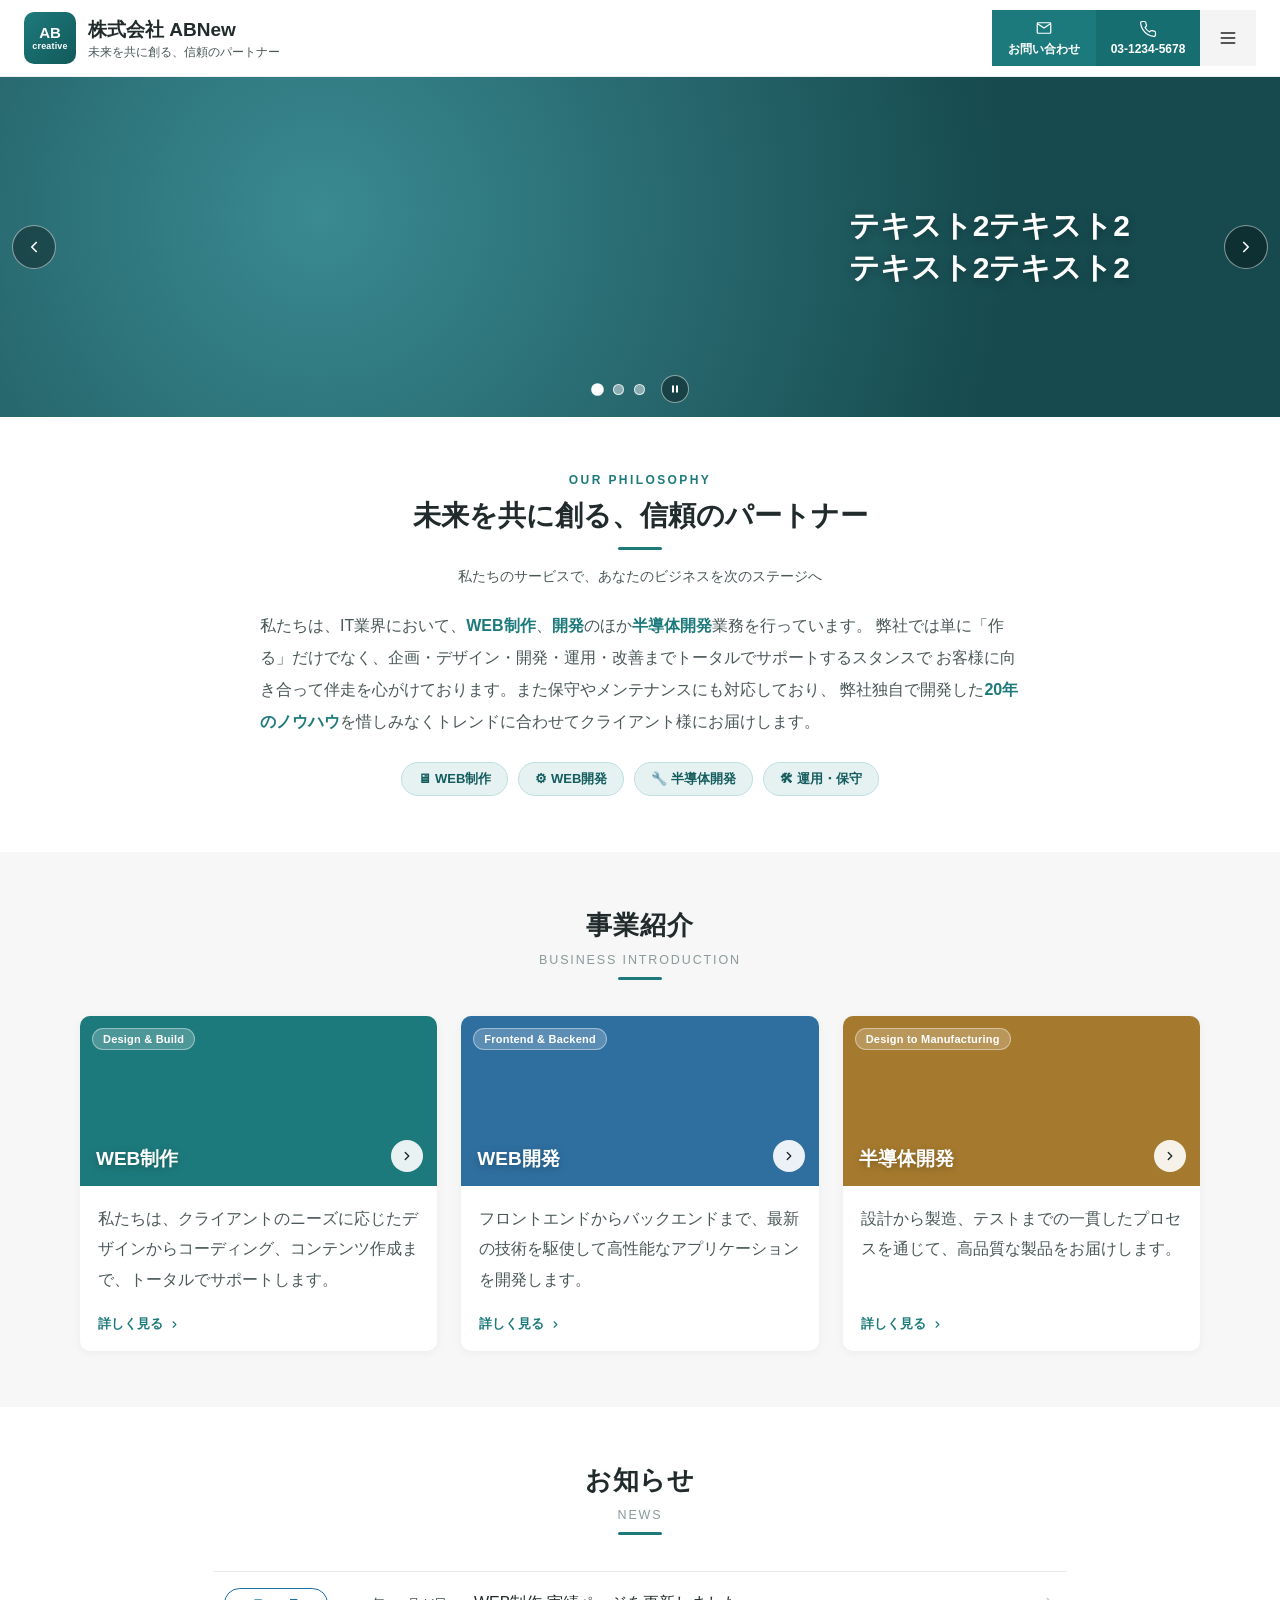
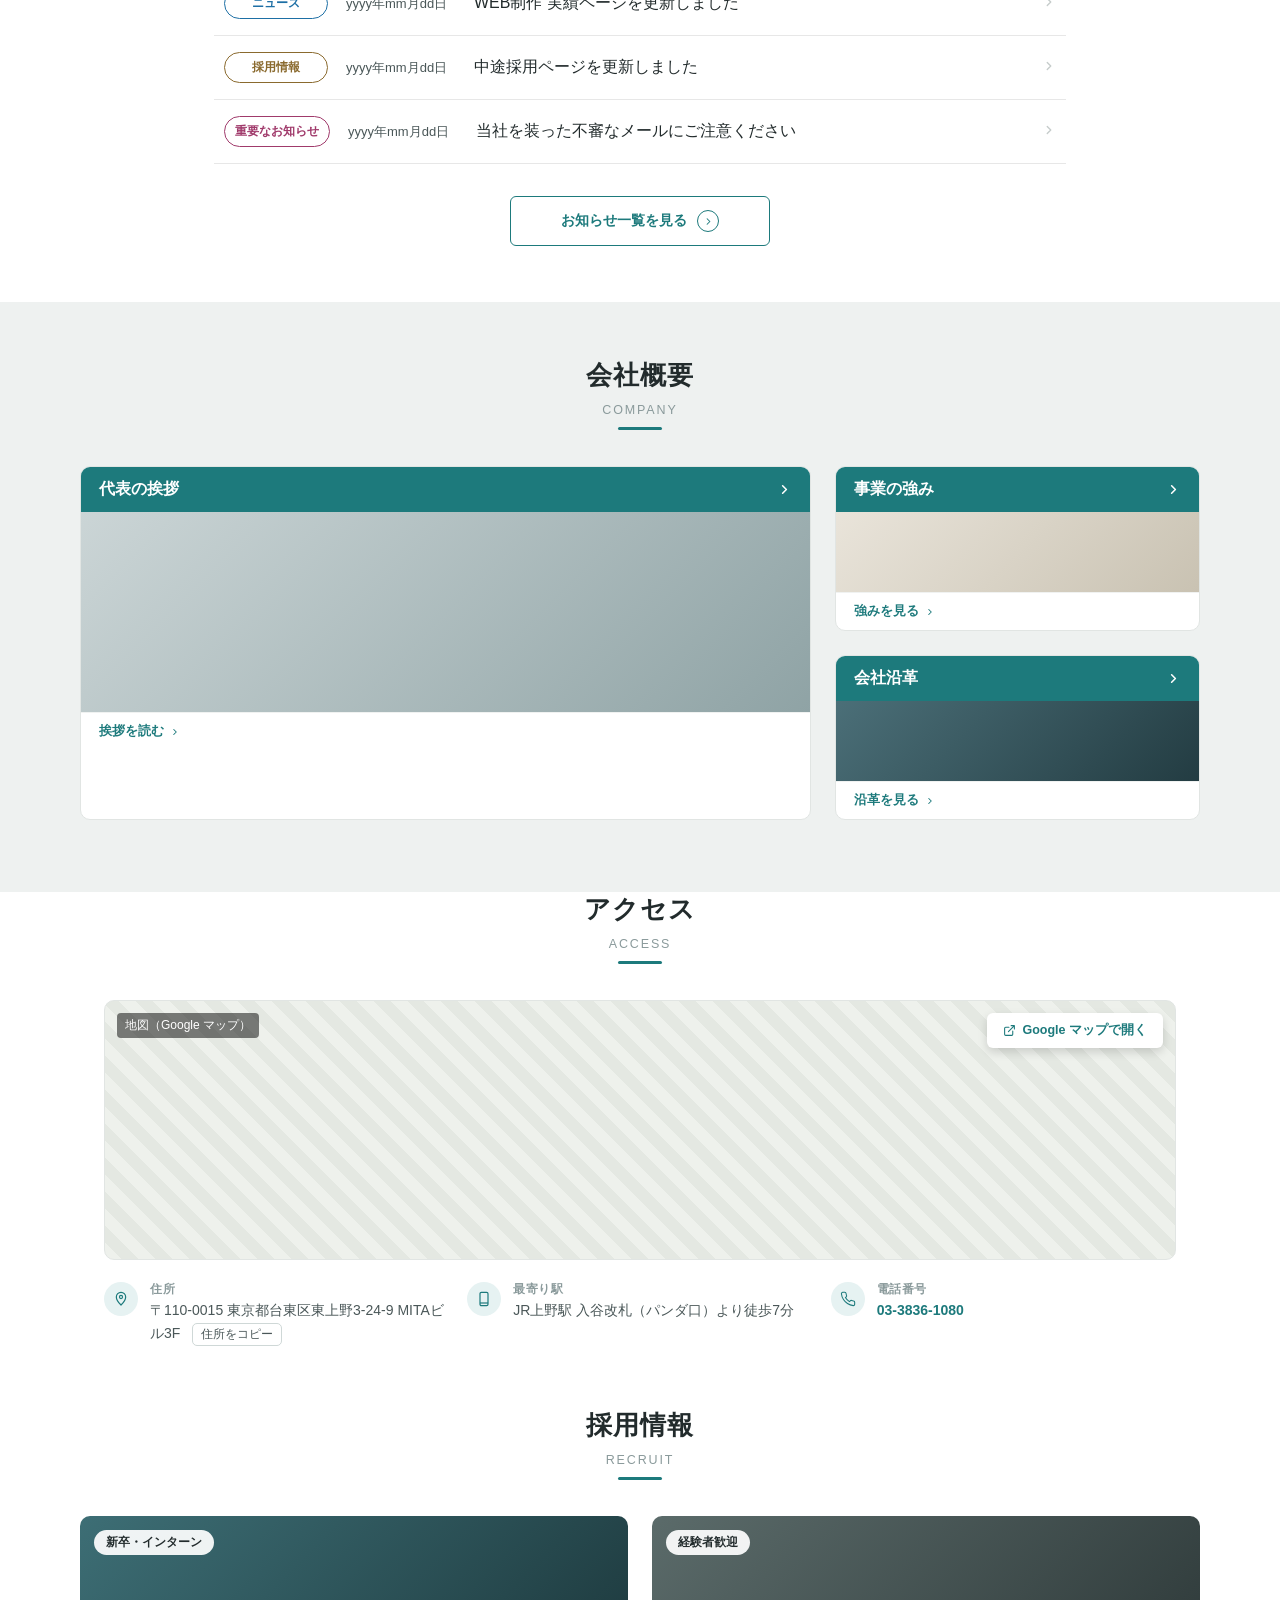
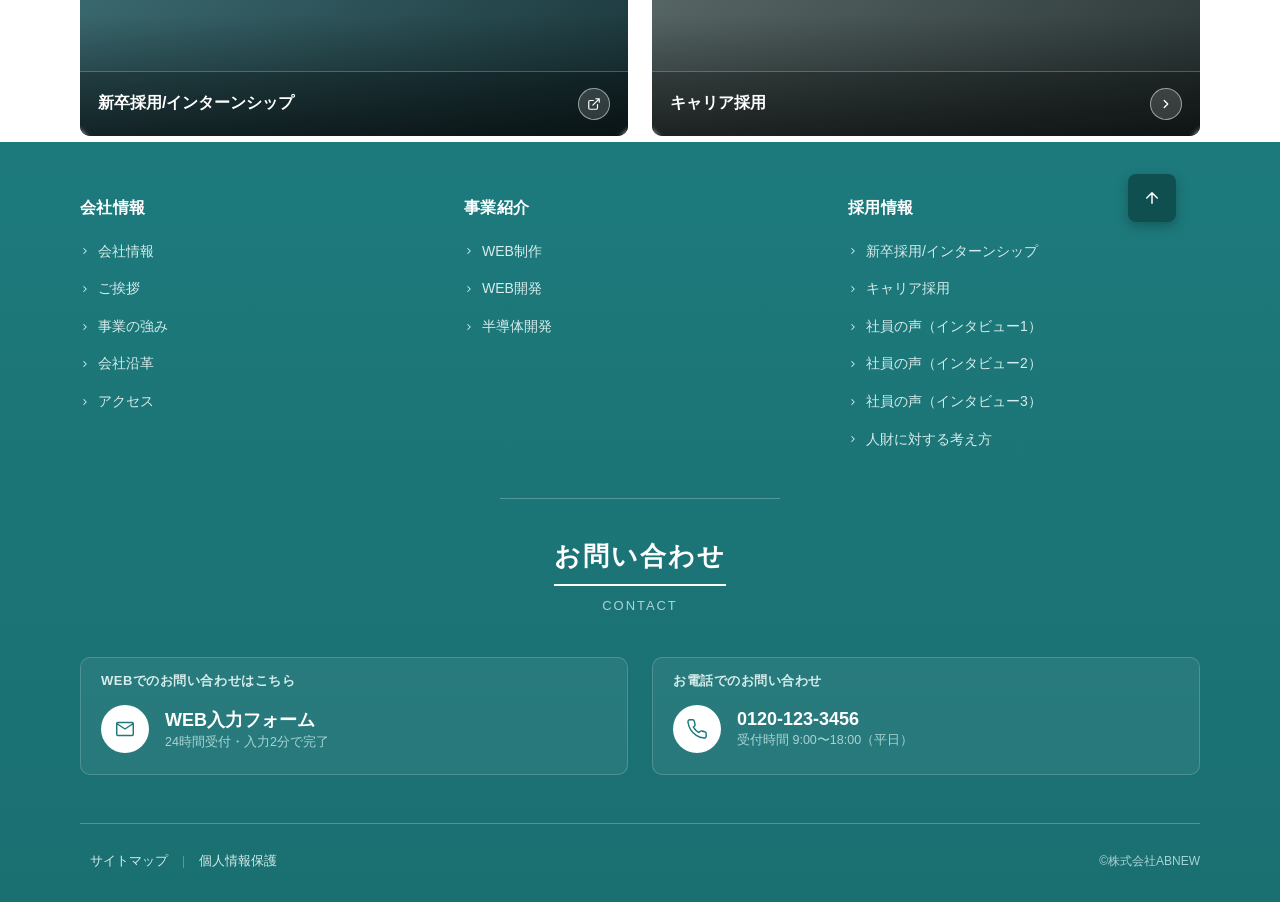
<file: index.html>
<!DOCTYPE html>
<html lang="ja">
<head>
<meta charset="UTF-8">
<meta name="viewport" content="width=device-width, initial-scale=1.0">
<title>株式会社ABNew_ホーム</title>
<link rel="stylesheet" href="style.css">
</head>
<body>

<a class="skip-link" href="#main-content">メインコンテンツへスキップ</a>

<header class="site">
  <a class="brand" href="#">
    <span class="brand-mark">AB<span>creative</span></span>
    <span class="brand-text">
      <h1>株式会社 ABNew</h1>
      <p>未来を共に創る、信頼のパートナー</p>
    </span>
  </a>
  <div class="header-actions">
    <a class="action-btn" href="#">
      <svg viewBox="0 0 24 24" fill="none"><path d="M3 6l9 6 9-6M4 5h16a1 1 0 0 1 1 1v12a1 1 0 0 1-1 1H4a1 1 0 0 1-1-1V6a1 1 0 0 1 1-1z" stroke="currentColor" stroke-width="1.6" stroke-linecap="round" stroke-linejoin="round"/></svg>
      <span class="label">お問い合わせ</span>
    </a>
    <a class="action-btn phone" href="tel:0312345678">
      <svg viewBox="0 0 24 24" fill="none"><path d="M22 16.92v3a2 2 0 0 1-2.18 2 19.79 19.79 0 0 1-8.63-3.07 19.5 19.5 0 0 1-6-6 19.79 19.79 0 0 1-3.07-8.67A2 2 0 0 1 4.11 2h3a2 2 0 0 1 2 1.72c.127.96.361 1.903.7 2.81a2 2 0 0 1-.45 2.11L8.09 9.91a16 16 0 0 0 6 6l1.27-1.27a2 2 0 0 1 2.11-.45c.907.339 1.85.573 2.81.7A2 2 0 0 1 22 16.92z" stroke="currentColor" stroke-width="1.6" stroke-linecap="round" stroke-linejoin="round"/></svg>
      <span class="label">03-1234-5678</span>
    </a>
    <button class="menu-btn" aria-label="メニューを開く" aria-expanded="false">
      <svg width="20" height="20" viewBox="0 0 24 24" fill="none"><path d="M4 6h16M4 12h16M4 18h16" stroke="#222" stroke-width="2" stroke-linecap="round"/></svg>
    </button>
  </div>
</header>

<section class="hero" aria-roledescription="carousel" aria-label="お知らせスライド">
  <div class="hero-inner"><h2>テキスト2テキスト2<br>テキスト2テキスト2</h2></div>
  <div class="hero-controls">
    <button class="hero-arrow" aria-label="前のスライド"><svg width="18" height="18" viewBox="0 0 24 24" fill="none"><path d="M15 6l-6 6 6 6" stroke="currentColor" stroke-width="2.2" stroke-linecap="round" stroke-linejoin="round"/></svg></button>
    <button class="hero-arrow" aria-label="次のスライド"><svg width="18" height="18" viewBox="0 0 24 24" fill="none"><path d="M9 6l6 6-6 6" stroke="currentColor" stroke-width="2.2" stroke-linecap="round" stroke-linejoin="round"/></svg></button>
  </div>
  <div class="hero-bottom">
    <div class="hero-dots" role="tablist" aria-label="スライド選択">
      <button role="tab" aria-current="true" aria-label="スライド1"></button>
      <button role="tab" aria-current="false" aria-label="スライド2"></button>
      <button role="tab" aria-current="false" aria-label="スライド3"></button>
    </div>
    <button class="hero-pause" aria-label="スライドの自動再生を一時停止" aria-pressed="false">
      <svg width="12" height="12" viewBox="0 0 24 24" fill="currentColor"><rect x="6" y="5" width="4" height="14"/><rect x="14" y="5" width="4" height="14"/></svg>
    </button>
  </div>
</section>

<main id="main-content">

  <!-- INTRO -->
  <div class="intro">
    <p class="eyebrow">Our philosophy</p>
    <h2>未来を共に創る、信頼のパートナー</h2>
    <div class="accent-rule"></div>
    <p class="sub">私たちのサービスで、あなたのビジネスを次のステージへ</p>
    <p class="lead">
      私たちは、IT業界において、<strong>WEB制作</strong>、<strong>開発</strong>のほか<strong>半導体開発</strong>業務を行っています。
      弊社では単に「作る」だけでなく、企画・デザイン・開発・運用・改善までトータルでサポートするスタンスで
      お客様に向き合って伴走を心がけております。また保守やメンテナンスにも対応しており、
      弊社独自で開発した<strong>20年のノウハウ</strong>を惜しみなくトレンドに合わせてクライアント様にお届けします。
    </p>
    <div class="intro-tags">
      <span class="pill">🖥 WEB制作</span>
      <span class="pill">⚙ WEB開発</span>
      <span class="pill">🔧 半導体開発</span>
      <span class="pill">🛠 運用・保守</span>
    </div>
  </div>

  <!-- SERVICES -->
  <section class="services">
    <div class="section-heading">
      <h2>事業紹介</h2>
      <p>Business introduction</p>
      <div class="accent-rule"></div>
    </div>
    <div class="services-grid">
      <a class="service-card" href="./bussiness-page/index.html" aria-label="WEB制作の詳細ページへ">
        <div class="service-media web-design">
          <span class="badge">Design &amp; Build</span>
          <div class="title-row">
            <span class="title">WEB制作</span>
            <span class="service-arrow" aria-hidden="true"><svg width="14" height="14" viewBox="0 0 24 24" fill="none"><path d="M9 6l6 6-6 6" stroke="currentColor" stroke-width="2.3" stroke-linecap="round" stroke-linejoin="round"/></svg></span>
          </div>
        </div>
        <div class="service-body">私たちは、クライアントのニーズに応じたデザインからコーディング、コンテンツ作成まで、トータルでサポートします。</div>
        <div class="service-more">詳しく見る <svg width="11" height="11" viewBox="0 0 24 24" fill="none"><path d="M9 6l6 6-6 6" stroke="currentColor" stroke-width="2.5" stroke-linecap="round" stroke-linejoin="round"/></svg></div>
      </a>
      <a class="service-card" href="./bussiness-page/index.html" aria-label="WEB開発の詳細ページへ">
        <div class="service-media web-dev">
          <span class="badge">Frontend &amp; Backend</span>
          <div class="title-row">
            <span class="title">WEB開発</span>
            <span class="service-arrow" aria-hidden="true"><svg width="14" height="14" viewBox="0 0 24 24" fill="none"><path d="M9 6l6 6-6 6" stroke="currentColor" stroke-width="2.3" stroke-linecap="round" stroke-linejoin="round"/></svg></span>
          </div>
        </div>
        <div class="service-body">フロントエンドからバックエンドまで、最新の技術を駆使して高性能なアプリケーションを開発します。</div>
        <div class="service-more">詳しく見る <svg width="11" height="11" viewBox="0 0 24 24" fill="none"><path d="M9 6l6 6-6 6" stroke="currentColor" stroke-width="2.5" stroke-linecap="round" stroke-linejoin="round"/></svg></div>
      </a>
      <a class="service-card" href="./bussiness-page/index.html" aria-label="半導体開発の詳細ページへ">
        <div class="service-media chip">
          <span class="badge">Design to Manufacturing</span>
          <div class="title-row">
            <span class="title">半導体開発</span>
            <span class="service-arrow" aria-hidden="true"><svg width="14" height="14" viewBox="0 0 24 24" fill="none"><path d="M9 6l6 6-6 6" stroke="currentColor" stroke-width="2.3" stroke-linecap="round" stroke-linejoin="round"/></svg></span>
          </div>
        </div>
        <div class="service-body">設計から製造、テストまでの一貫したプロセスを通じて、高品質な製品をお届けします。</div>
        <div class="service-more">詳しく見る <svg width="11" height="11" viewBox="0 0 24 24" fill="none"><path d="M9 6l6 6-6 6" stroke="currentColor" stroke-width="2.5" stroke-linecap="round" stroke-linejoin="round"/></svg></div>
      </a>
    </div>
  </section>

  <!-- NEWS -->
  <section class="news">
    <div class="section-heading">
      <h2>お知らせ</h2>
      <p>News</p>
      <div class="accent-rule"></div>
    </div>
    <div class="news-list">
      <a class="news-row" href="#">
        <span class="news-tag news">ニュース</span>
        <span class="news-date">yyyy年mm月dd日</span>
        <span class="news-text">WEB制作 実績ページを更新しました</span>
        <span class="news-chevron"><svg width="14" height="14" viewBox="0 0 24 24" fill="none"><path d="M9 6l6 6-6 6" stroke="currentColor" stroke-width="2.3" stroke-linecap="round" stroke-linejoin="round"/></svg></span>
      </a>
      <a class="news-row" href="#">
        <span class="news-tag recruit">採用情報</span>
        <span class="news-date">yyyy年mm月dd日</span>
        <span class="news-text">中途採用ページを更新しました</span>
        <span class="news-chevron"><svg width="14" height="14" viewBox="0 0 24 24" fill="none"><path d="M9 6l6 6-6 6" stroke="currentColor" stroke-width="2.3" stroke-linecap="round" stroke-linejoin="round"/></svg></span>
      </a>
      <a class="news-row" href="#">
        <span class="news-tag important">重要なお知らせ</span>
        <span class="news-date">yyyy年mm月dd日</span>
        <span class="news-text">当社を装った不審なメールにご注意ください</span>
        <span class="news-chevron"><svg width="14" height="14" viewBox="0 0 24 24" fill="none"><path d="M9 6l6 6-6 6" stroke="currentColor" stroke-width="2.3" stroke-linecap="round" stroke-linejoin="round"/></svg></span>
      </a>
    </div>
    <a class="news-more" href="./new-list-page/index.html" aria-label="お知らせ一覧ページへ">
      お知らせ一覧を見る
      <span class="circle"><svg width="11" height="11" viewBox="0 0 24 24" fill="none"><path d="M9 6l6 6-6 6" stroke="currentColor" stroke-width="2.3" stroke-linecap="round" stroke-linejoin="round"/></svg></span>
    </a>
  </section>

  <!-- COMPANY OVERVIEW -->
  <section class="company-band">
    <div class="company-inner">
      <div class="section-heading">
        <h2>会社概要</h2>
        <p>Company</p>
        <div class="accent-rule"></div>
      </div>
      <div class="company-cols">
        <a class="info-card" href="./company-profile/index.html" aria-label="代表の挨拶ページへ">
          <div class="head">代表の挨拶
            <svg width="15" height="15" viewBox="0 0 24 24" fill="none"><path d="M9 6l6 6-6 6" stroke="#fff" stroke-width="2.5" stroke-linecap="round" stroke-linejoin="round"/></svg>
          </div>
          <div class="media exec"></div>
          <div class="foot">挨拶を読む <svg width="10" height="10" viewBox="0 0 24 24" fill="none"><path d="M9 6l6 6-6 6" stroke="currentColor" stroke-width="2.5" stroke-linecap="round" stroke-linejoin="round"/></svg></div>
        </a>
        <div class="stack-cards">
          <a class="info-card" href="./company-profile/index.html" aria-label="事業の強みページへ">
            <div class="head">事業の強み
              <svg width="15" height="15" viewBox="0 0 24 24" fill="none"><path d="M9 6l6 6-6 6" stroke="#fff" stroke-width="2.5" stroke-linecap="round" stroke-linejoin="round"/></svg>
            </div>
            <div class="media strength" style="height:80px;"></div>
            <div class="foot">強みを見る <svg width="10" height="10" viewBox="0 0 24 24" fill="none"><path d="M9 6l6 6-6 6" stroke="currentColor" stroke-width="2.5" stroke-linecap="round" stroke-linejoin="round"/></svg></div>
          </a>
          <a class="info-card" href="../company-profile/index.html" aria-label="会社沿革ページへ">
            <div class="head">会社沿革
              <svg width="15" height="15" viewBox="0 0 24 24" fill="none"><path d="M9 6l6 6-6 6" stroke="#fff" stroke-width="2.5" stroke-linecap="round" stroke-linejoin="round"/></svg>
            </div>
            <div class="media history" style="height:80px;"></div>
            <div class="foot">沿革を見る <svg width="10" height="10" viewBox="0 0 24 24" fill="none"><path d="M9 6l6 6-6 6" stroke="currentColor" stroke-width="2.5" stroke-linecap="round" stroke-linejoin="round"/></svg></div>
          </a>
        </div>
      </div>
    </div>
  </section>

  <!-- ACCESS -->
  <section class="access">
    <div class="section-heading">
      <h2>アクセス</h2>
      <p>Access</p>
      <div class="accent-rule"></div>
    </div>
    <div class="access-map">
      <span class="ph-label">地図（Google マップ）</span>
      <a class="open-map" href="#">
        <svg width="13" height="13" viewBox="0 0 24 24" fill="none"><path d="M18 13v6a2 2 0 0 1-2 2H5a2 2 0 0 1-2-2V8a2 2 0 0 1 2-2h6M15 3h6v6M10 14L21 3" stroke="currentColor" stroke-width="2" stroke-linecap="round" stroke-linejoin="round"/></svg>
        Google マップで開く
      </a>
    </div>
    <div class="access-info-grid">
      <div class="access-item">
        <span class="icon" aria-hidden="true"><svg width="16" height="16" viewBox="0 0 24 24" fill="none"><path d="M12 21s7-6.5 7-12a7 7 0 1 0-14 0c0 5.5 7 12 7 12z" stroke="currentColor" stroke-width="1.8" stroke-linecap="round" stroke-linejoin="round"/><circle cx="12" cy="9" r="2.3" stroke="currentColor" stroke-width="1.8"/></svg></span>
        <div>
          <div class="label">住所</div>
          <div class="value">〒110-0015 東京都台東区東上野3-24-9 MITAビル3F
            <button class="copy-btn" type="button" onclick="this.textContent='コピーしました';this.classList.add('copied')">住所をコピー</button>
          </div>
        </div>
      </div>
      <div class="access-item">
        <span class="icon" aria-hidden="true"><svg width="16" height="16" viewBox="0 0 24 24" fill="none"><rect x="6" y="2" width="12" height="20" rx="2" stroke="currentColor" stroke-width="1.8"/><path d="M6 18h12" stroke="currentColor" stroke-width="1.8"/></svg></span>
        <div>
          <div class="label">最寄り駅</div>
          <div class="value">JR上野駅 入谷改札（パンダ口）より徒歩7分</div>
        </div>
      </div>
      <div class="access-item">
        <span class="icon" aria-hidden="true"><svg width="16" height="16" viewBox="0 0 24 24" fill="none"><path d="M22 16.92v3a2 2 0 0 1-2.18 2 19.79 19.79 0 0 1-8.63-3.07 19.5 19.5 0 0 1-6-6 19.79 19.79 0 0 1-3.07-8.67A2 2 0 0 1 4.11 2h3a2 2 0 0 1 2 1.72c.127.96.361 1.903.7 2.81a2 2 0 0 1-.45 2.11L8.09 9.91a16 16 0 0 0 6 6l1.27-1.27a2 2 0 0 1 2.11-.45c.907.339 1.85.573 2.81.7A2 2 0 0 1 22 16.92z" stroke="currentColor" stroke-width="1.6" stroke-linecap="round" stroke-linejoin="round"/></svg></span>
        <div>
          <div class="label">電話番号</div>
          <div class="value"><a href="tel:0338361080">03-3836-1080</a></div>
        </div>
      </div>
    </div>
  </section>

  <!-- RECRUIT - two cards -->
  <section class="recruit">
    <div class="recruit-inner">
      <div class="section-heading">
        <h2>採用情報</h2>
        <p>Recruit</p>
        <div class="accent-rule"></div>
      </div>
      <div class="recruit-grid">
        <a class="recruit-card" href="./recruit-page/index.html" aria-label="新卒採用・インターンシップページへ（外部サイト）">
          <div class="recruit-media grad"></div>
          <span class="recruit-badge">新卒・インターン</span>
          <div class="recruit-label">
            <span class="txt">新卒採用/インターンシップ</span>
            <span class="icon" aria-hidden="true"><svg width="14" height="14" viewBox="0 0 24 24" fill="none"><path d="M18 13v6a2 2 0 0 1-2 2H5a2 2 0 0 1-2-2V8a2 2 0 0 1 2-2h6M15 3h6v6M10 14L21 3" stroke="#fff" stroke-width="2" stroke-linecap="round" stroke-linejoin="round"/></svg></span>
          </div>
        </a>
        <a class="recruit-card" href="#" aria-label="キャリア採用ページへ">
          <div class="recruit-media career"></div>
          <span class="recruit-badge">経験者歓迎</span>
          <div class="recruit-label">
            <span class="txt">キャリア採用</span>
            <span class="icon" aria-hidden="true"><svg width="14" height="14" viewBox="0 0 24 24" fill="none"><path d="M9 6l6 6-6 6" stroke="#fff" stroke-width="2.3" stroke-linecap="round" stroke-linejoin="round"/></svg></span>
          </div>
        </a>
      </div>
    </div>
  </section>

</main>

<footer class="site">
  <div class="wrap" style="position:relative;">
    <button class="to-top" aria-label="ページの一番上に戻る">
      <svg width="18" height="18" viewBox="0 0 24 24" fill="none"><path d="M12 19V5M5 12l7-7 7 7" stroke="currentColor" stroke-width="2" stroke-linecap="round" stroke-linejoin="round"/></svg>
    </button>
    <nav class="cols" aria-label="フッターナビゲーション">
      <div class="col">
        <h3>会社情報</h3>
        <ul>
          <li><a href="#"><svg width="10" height="10" viewBox="0 0 24 24" fill="none"><path d="M9 6l6 6-6 6" stroke="currentColor" stroke-width="2.5" stroke-linecap="round" stroke-linejoin="round"/></svg>会社情報</a></li>
          <li><a href="#"><svg width="10" height="10" viewBox="0 0 24 24" fill="none"><path d="M9 6l6 6-6 6" stroke="currentColor" stroke-width="2.5" stroke-linecap="round" stroke-linejoin="round"/></svg>ご挨拶</a></li>
          <li><a href="#"><svg width="10" height="10" viewBox="0 0 24 24" fill="none"><path d="M9 6l6 6-6 6" stroke="currentColor" stroke-width="2.5" stroke-linecap="round" stroke-linejoin="round"/></svg>事業の強み</a></li>
          <li><a href="#"><svg width="10" height="10" viewBox="0 0 24 24" fill="none"><path d="M9 6l6 6-6 6" stroke="currentColor" stroke-width="2.5" stroke-linecap="round" stroke-linejoin="round"/></svg>会社沿革</a></li>
          <li><a href="#"><svg width="10" height="10" viewBox="0 0 24 24" fill="none"><path d="M9 6l6 6-6 6" stroke="currentColor" stroke-width="2.5" stroke-linecap="round" stroke-linejoin="round"/></svg>アクセス</a></li>
        </ul>
      </div>
      <div class="col">
        <h3>事業紹介</h3>
        <ul>
          <li><a href="#"><svg width="10" height="10" viewBox="0 0 24 24" fill="none"><path d="M9 6l6 6-6 6" stroke="currentColor" stroke-width="2.5" stroke-linecap="round" stroke-linejoin="round"/></svg>WEB制作</a></li>
          <li><a href="#"><svg width="10" height="10" viewBox="0 0 24 24" fill="none"><path d="M9 6l6 6-6 6" stroke="currentColor" stroke-width="2.5" stroke-linecap="round" stroke-linejoin="round"/></svg>WEB開発</a></li>
          <li><a href="#"><svg width="10" height="10" viewBox="0 0 24 24" fill="none"><path d="M9 6l6 6-6 6" stroke="currentColor" stroke-width="2.5" stroke-linecap="round" stroke-linejoin="round"/></svg>半導体開発</a></li>
        </ul>
      </div>
      <div class="col">
        <h3>採用情報</h3>
        <ul>
          <li><a href="#"><svg width="10" height="10" viewBox="0 0 24 24" fill="none"><path d="M9 6l6 6-6 6" stroke="currentColor" stroke-width="2.5" stroke-linecap="round" stroke-linejoin="round"/></svg>新卒採用/インターンシップ</a></li>
          <li><a href="#"><svg width="10" height="10" viewBox="0 0 24 24" fill="none"><path d="M9 6l6 6-6 6" stroke="currentColor" stroke-width="2.5" stroke-linecap="round" stroke-linejoin="round"/></svg>キャリア採用</a></li>
          <li><a href="#"><svg width="10" height="10" viewBox="0 0 24 24" fill="none"><path d="M9 6l6 6-6 6" stroke="currentColor" stroke-width="2.5" stroke-linecap="round" stroke-linejoin="round"/></svg>社員の声（インタビュー1）</a></li>
          <li><a href="#"><svg width="10" height="10" viewBox="0 0 24 24" fill="none"><path d="M9 6l6 6-6 6" stroke="currentColor" stroke-width="2.5" stroke-linecap="round" stroke-linejoin="round"/></svg>社員の声（インタビュー2）</a></li>
          <li><a href="#"><svg width="10" height="10" viewBox="0 0 24 24" fill="none"><path d="M9 6l6 6-6 6" stroke="currentColor" stroke-width="2.5" stroke-linecap="round" stroke-linejoin="round"/></svg>社員の声（インタビュー3）</a></li>
          <li><a href="#"><svg width="10" height="10" viewBox="0 0 24 24" fill="none"><path d="M9 6l6 6-6 6" stroke="currentColor" stroke-width="2.5" stroke-linecap="round" stroke-linejoin="round"/></svg>人財に対する考え方</a></li>
        </ul>
      </div>
    </nav>
    <hr class="divider">
    <div class="contact-heading">
      <h3>お問い合わせ</h3>
      <p>Contact</p>
    </div>
    <div class="contact-grid">
      <a class="contact-card" href="./contact-form-page/index.html">
        <div class="contact-label">WEBでのお問い合わせはこちら</div>
        <div class="contact-body">
          <span class="icon-circle" aria-hidden="true"><svg width="22" height="22" viewBox="0 0 24 24" fill="none"><path d="M3 6l9 6 9-6M4 5h16a1 1 0 0 1 1 1v12a1 1 0 0 1-1 1H4a1 1 0 0 1-1-1V6a1 1 0 0 1 1-1z" stroke="currentColor" stroke-width="1.6" stroke-linecap="round" stroke-linejoin="round"/></svg></span>
          <span><span class="main-text">WEB入力フォーム</span><span class="sub-text" style="display:block;">24時間受付・入力2分で完了</span></span>
        </div>
      </a>
      <a class="contact-card" href="tel:0120123456">
        <div class="contact-label">お電話でのお問い合わせ</div>
        <div class="contact-body">
          <span class="icon-circle" aria-hidden="true"><svg width="22" height="22" viewBox="0 0 24 24" fill="none"><path d="M22 16.92v3a2 2 0 0 1-2.18 2 19.79 19.79 0 0 1-8.63-3.07 19.5 19.5 0 0 1-6-6 19.79 19.79 0 0 1-3.07-8.67A2 2 0 0 1 4.11 2h3a2 2 0 0 1 2 1.72c.127.96.361 1.903.7 2.81a2 2 0 0 1-.45 2.11L8.09 9.91a16 16 0 0 0 6 6l1.27-1.27a2 2 0 0 1 2.11-.45c.907.339 1.85.573 2.81.7A2 2 0 0 1 22 16.92z" stroke="currentColor" stroke-width="1.6" stroke-linecap="round" stroke-linejoin="round"/></svg></span>
          <span><span class="main-text">0120-123-3456</span><span class="sub-text" style="display:block;">受付時間 9:00〜18:00（平日）</span></span>
        </div>
      </a>
    </div>
    <div class="bottom">
      <nav aria-label="サブナビゲーション">
        <a href="#">サイトマップ</a><span class="sep">|</span><a href="#">個人情報保護</a>
      </nav>
      <div class="copyright">©株式会社ABNEW</div>
    </div>
  </div>
</footer>

</body>
</html>
</file>
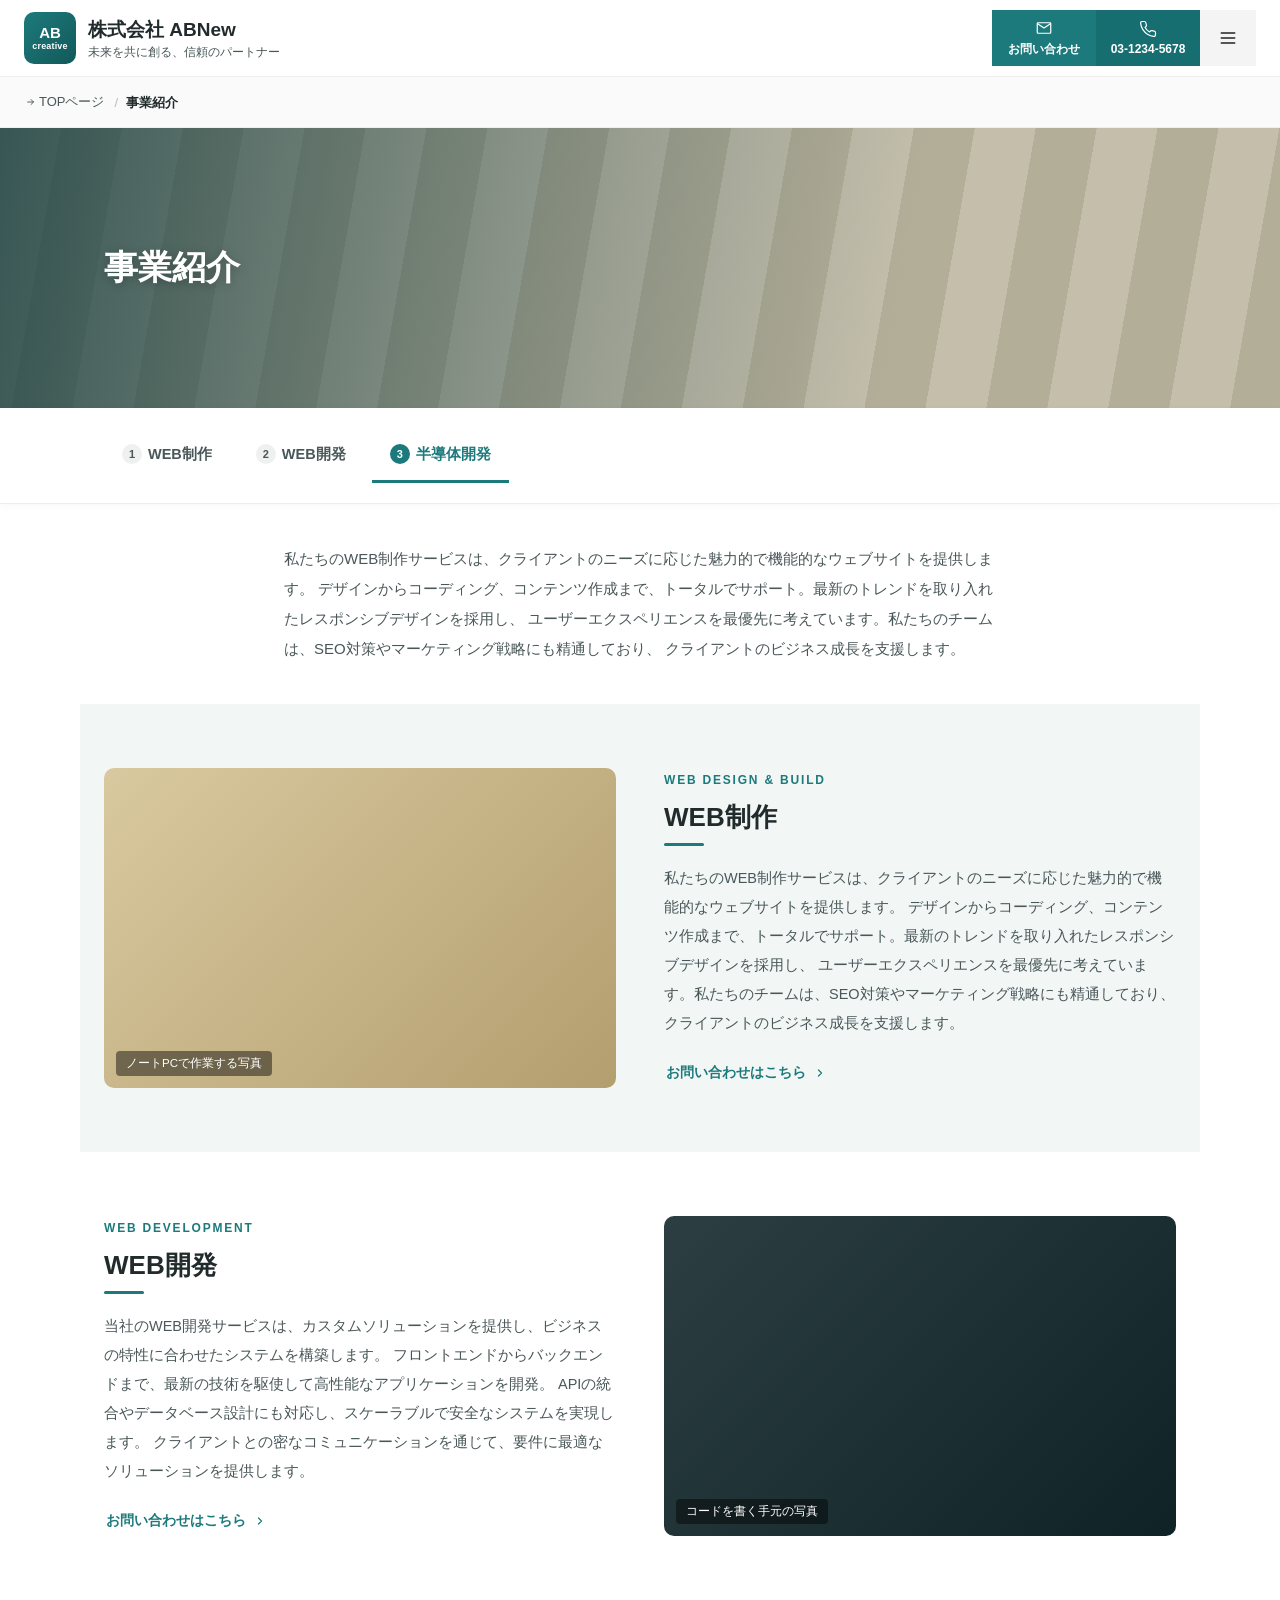
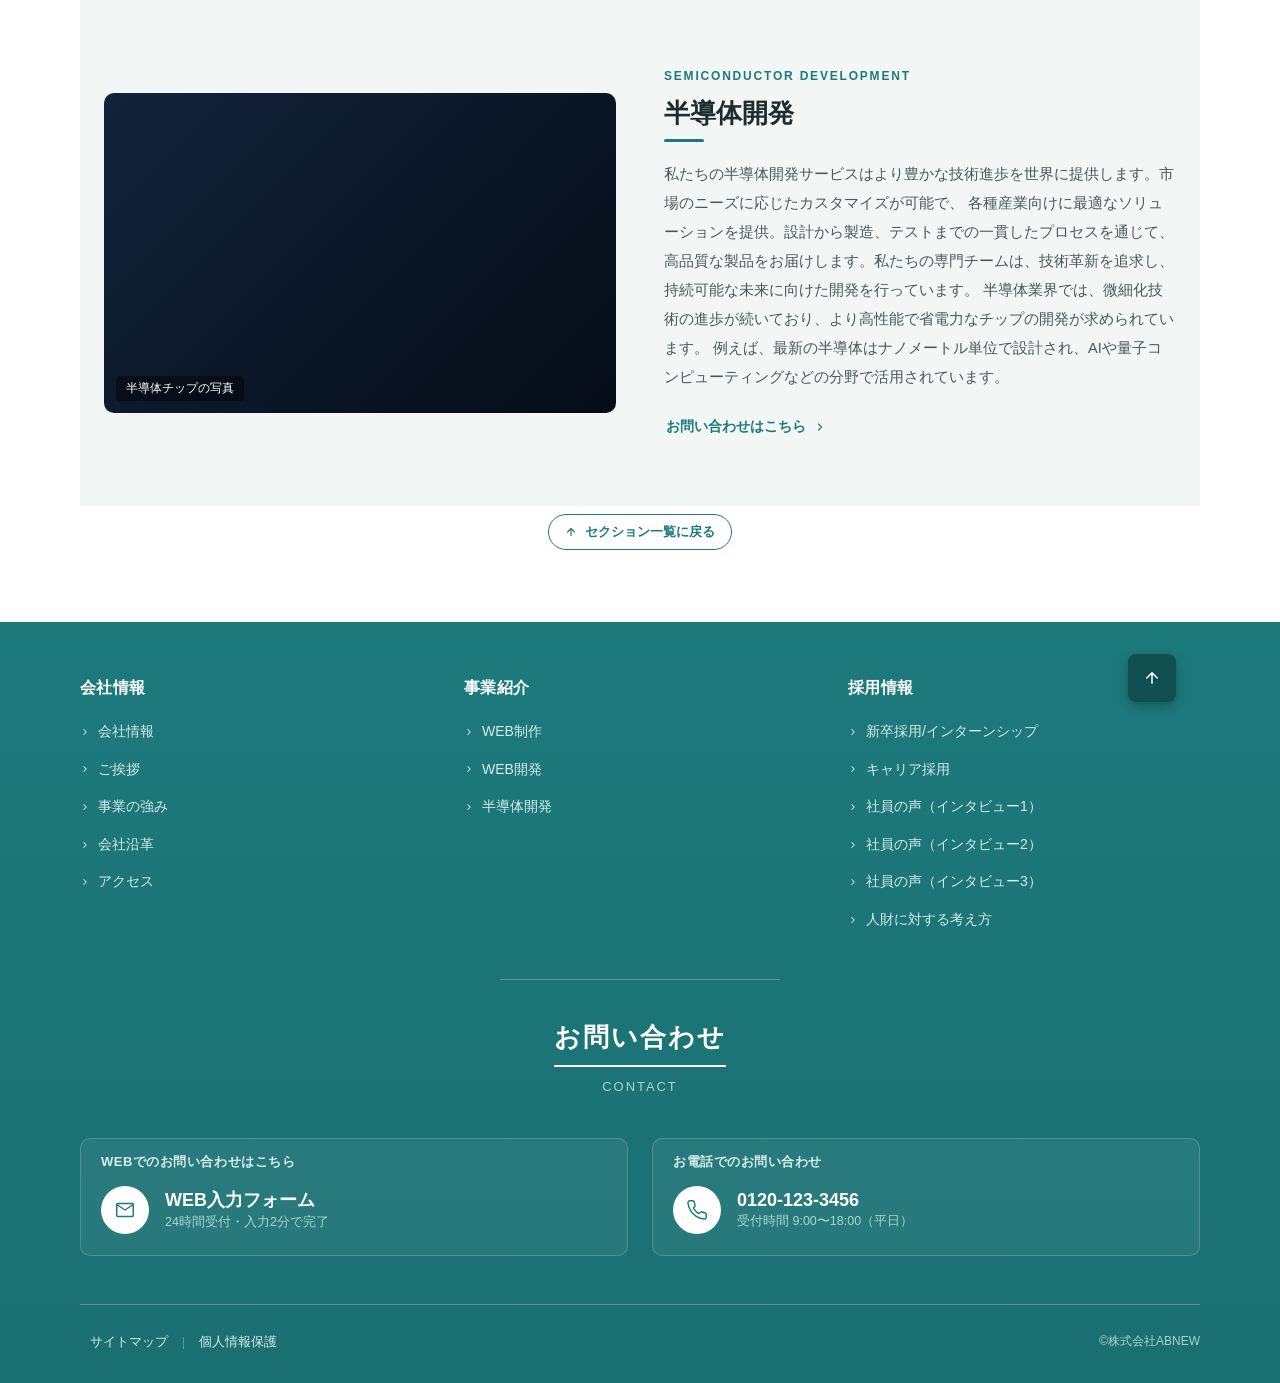
<file: bussiness-page/index.html>
<!DOCTYPE html>
<html lang="ja">
<head>
<meta charset="UTF-8">
<meta name="viewport" content="width=device-width, initial-scale=1.0">
<title>事業紹介 - Improved</title>
<link rel="stylesheet" href="style.css">
</head>
<body>

<a class="skip-link" href="#main-content">メインコンテンツへスキップ</a>

<header class="site">
  <a class="brand" href="#">
    <span class="brand-mark">AB<span>creative</span></span>
    <span class="brand-text">
      <h1>株式会社 ABNew</h1>
      <p>未来を共に創る、信頼のパートナー</p>
    </span>
  </a>
  <div class="header-actions">
    <a class="action-btn" href="#">
      <svg viewBox="0 0 24 24" fill="none"><path d="M3 6l9 6 9-6M4 5h16a1 1 0 0 1 1 1v12a1 1 0 0 1-1 1H4a1 1 0 0 1-1-1V6a1 1 0 0 1 1-1z" stroke="currentColor" stroke-width="1.6" stroke-linecap="round" stroke-linejoin="round"/></svg>
      <span class="label">お問い合わせ</span>
    </a>
    <a class="action-btn phone" href="tel:0312345678">
      <svg viewBox="0 0 24 24" fill="none"><path d="M22 16.92v3a2 2 0 0 1-2.18 2 19.79 19.79 0 0 1-8.63-3.07 19.5 19.5 0 0 1-6-6 19.79 19.79 0 0 1-3.07-8.67A2 2 0 0 1 4.11 2h3a2 2 0 0 1 2 1.72c.127.96.361 1.903.7 2.81a2 2 0 0 1-.45 2.11L8.09 9.91a16 16 0 0 0 6 6l1.27-1.27a2 2 0 0 1 2.11-.45c.907.339 1.85.573 2.81.7A2 2 0 0 1 22 16.92z" stroke="currentColor" stroke-width="1.6" stroke-linecap="round" stroke-linejoin="round"/></svg>
      <span class="label">03-1234-5678</span>
    </a>
    <button class="menu-btn" aria-label="メニューを開く" aria-expanded="false">
      <svg width="20" height="20" viewBox="0 0 24 24" fill="none"><path d="M4 6h16M4 12h16M4 18h16" stroke="#222" stroke-width="2" stroke-linecap="round"/></svg>
    </button>
  </div>
</header>

<nav class="breadcrumb" aria-label="パンくずリスト">
  <a href="../index.html">
    <svg width="10" height="10" viewBox="0 0 24 24" fill="none"><path d="M4 12h14M12 6l6 6-6 6" stroke="currentColor" stroke-width="2.2" stroke-linecap="round" stroke-linejoin="round"/></svg>
    TOPページ
  </a><span class="sep">/</span><span aria-current="page">事業紹介</span>
</nav>

<div class="hero">
  <div class="hero-inner"><h2>事業紹介</h2></div>
</div>

<!-- Tab nav: was plain unstyled text with no indication these jump to sections below.
     Now: sticky bar, numbered, active section highlighted on scroll, smooth-scrolls to anchor. -->
<nav class="tab-nav" aria-label="事業紹介セクション内ナビゲーション">
  <div class="tab-nav-inner">
    <a href="#web-design" data-target="web-design" class="active"><span class="num">1</span>WEB制作</a>
    <a href="#web-dev" data-target="web-dev"><span class="num">2</span>WEB開発</a>
    <a href="#semiconductor" data-target="semiconductor"><span class="num">3</span>半導体開発</a>
  </div>
</nav>

<main id="main-content">
  <p class="lead">
    私たちのWEB制作サービスは、クライアントのニーズに応じた魅力的で機能的なウェブサイトを提供します。
    デザインからコーディング、コンテンツ作成まで、トータルでサポート。最新のトレンドを取り入れたレスポンシブデザインを採用し、
    ユーザーエクスペリエンスを最優先に考えています。私たちのチームは、SEO対策やマーケティング戦略にも精通しており、
    クライアントのビジネス成長を支援します。
  </p>

  <section id="web-design" class="service-section alt">
    <div class="service-inner">
      <div class="service-media web-design">
        <span class="ph-label">ノートPCで作業する写真</span>
      </div>
      <div class="service-text">
        <p class="eyebrow">Web Design &amp; Build</p>
        <h3>WEB制作</h3>
        <div class="accent-rule"></div>
        <p>
          私たちのWEB制作サービスは、クライアントのニーズに応じた魅力的で機能的なウェブサイトを提供します。
          デザインからコーディング、コンテンツ作成まで、トータルでサポート。最新のトレンドを取り入れたレスポンシブデザインを採用し、
          ユーザーエクスペリエンスを最優先に考えています。私たちのチームは、SEO対策やマーケティング戦略にも精通しており、
          クライアントのビジネス成長を支援します。
        </p>
        <a class="cta" href="#">お問い合わせはこちら
          <svg width="12" height="12" viewBox="0 0 24 24" fill="none"><path d="M9 6l6 6-6 6" stroke="currentColor" stroke-width="2.4" stroke-linecap="round" stroke-linejoin="round"/></svg>
        </a>
      </div>
    </div>
  </section>

  <section id="web-dev" class="service-section reverse">
    <div class="service-inner">
      <div class="service-media web-dev">
        <span class="ph-label">コードを書く手元の写真</span>
      </div>
      <div class="service-text">
        <p class="eyebrow">Web Development</p>
        <h3>WEB開発</h3>
        <div class="accent-rule"></div>
        <p>
          当社のWEB開発サービスは、カスタムソリューションを提供し、ビジネスの特性に合わせたシステムを構築します。
          フロントエンドからバックエンドまで、最新の技術を駆使して高性能なアプリケーションを開発。
          APIの統合やデータベース設計にも対応し、スケーラブルで安全なシステムを実現します。
          クライアントとの密なコミュニケーションを通じて、要件に最適なソリューションを提供します。
        </p>
        <a class="cta" href="#">お問い合わせはこちら
          <svg width="12" height="12" viewBox="0 0 24 24" fill="none"><path d="M9 6l6 6-6 6" stroke="currentColor" stroke-width="2.4" stroke-linecap="round" stroke-linejoin="round"/></svg>
        </a>
      </div>
    </div>
  </section>

  <section id="semiconductor" class="service-section alt">
    <div class="service-inner">
      <div class="service-media chip">
        <span class="ph-label">半導体チップの写真</span>
      </div>
      <div class="service-text">
        <p class="eyebrow">Semiconductor Development</p>
        <h3>半導体開発</h3>
        <div class="accent-rule"></div>
        <p>
          私たちの半導体開発サービスはより豊かな技術進歩を世界に提供します。市場のニーズに応じたカスタマイズが可能で、
          各種産業向けに最適なソリューションを提供。設計から製造、テストまでの一貫したプロセスを通じて、
          高品質な製品をお届けします。私たちの専門チームは、技術革新を追求し、持続可能な未来に向けた開発を行っています。
          半導体業界では、微細化技術の進歩が続いており、より高性能で省電力なチップの開発が求められています。
          例えば、最新の半導体はナノメートル単位で設計され、AIや量子コンピューティングなどの分野で活用されています。
        </p>
        <a class="cta" href="#">お問い合わせはこちら
          <svg width="12" height="12" viewBox="0 0 24 24" fill="none"><path d="M9 6l6 6-6 6" stroke="currentColor" stroke-width="2.4" stroke-linecap="round" stroke-linejoin="round"/></svg>
        </a>
      </div>
    </div>
  </section>

  <div class="back-to-top-inline">
    <a href="#main-content">
      <svg width="12" height="12" viewBox="0 0 24 24" fill="none"><path d="M12 19V5M5 12l7-7 7 7" stroke="currentColor" stroke-width="2.3" stroke-linecap="round" stroke-linejoin="round"/></svg>
      セクション一覧に戻る
    </a>
  </div>
</main>

<footer class="site">
  <div class="wrap" style="position:relative;">
    <button class="to-top" aria-label="ページの一番上に戻る">
      <svg width="18" height="18" viewBox="0 0 24 24" fill="none"><path d="M12 19V5M5 12l7-7 7 7" stroke="currentColor" stroke-width="2" stroke-linecap="round" stroke-linejoin="round"/></svg>
    </button>
    <nav class="cols" aria-label="フッターナビゲーション">
      <div class="col">
        <h3>会社情報</h3>
        <ul>
          <li><a href="#"><svg width="10" height="10" viewBox="0 0 24 24" fill="none"><path d="M9 6l6 6-6 6" stroke="currentColor" stroke-width="2.5" stroke-linecap="round" stroke-linejoin="round"/></svg>会社情報</a></li>
          <li><a href="#"><svg width="10" height="10" viewBox="0 0 24 24" fill="none"><path d="M9 6l6 6-6 6" stroke="currentColor" stroke-width="2.5" stroke-linecap="round" stroke-linejoin="round"/></svg>ご挨拶</a></li>
          <li><a href="#"><svg width="10" height="10" viewBox="0 0 24 24" fill="none"><path d="M9 6l6 6-6 6" stroke="currentColor" stroke-width="2.5" stroke-linecap="round" stroke-linejoin="round"/></svg>事業の強み</a></li>
          <li><a href="#"><svg width="10" height="10" viewBox="0 0 24 24" fill="none"><path d="M9 6l6 6-6 6" stroke="currentColor" stroke-width="2.5" stroke-linecap="round" stroke-linejoin="round"/></svg>会社沿革</a></li>
          <li><a href="#"><svg width="10" height="10" viewBox="0 0 24 24" fill="none"><path d="M9 6l6 6-6 6" stroke="currentColor" stroke-width="2.5" stroke-linecap="round" stroke-linejoin="round"/></svg>アクセス</a></li>
        </ul>
      </div>
      <div class="col">
        <h3>事業紹介</h3>
        <ul>
          <li><a href="#web-design"><svg width="10" height="10" viewBox="0 0 24 24" fill="none"><path d="M9 6l6 6-6 6" stroke="currentColor" stroke-width="2.5" stroke-linecap="round" stroke-linejoin="round"/></svg>WEB制作</a></li>
          <li><a href="#web-dev"><svg width="10" height="10" viewBox="0 0 24 24" fill="none"><path d="M9 6l6 6-6 6" stroke="currentColor" stroke-width="2.5" stroke-linecap="round" stroke-linejoin="round"/></svg>WEB開発</a></li>
          <li><a href="#semiconductor"><svg width="10" height="10" viewBox="0 0 24 24" fill="none"><path d="M9 6l6 6-6 6" stroke="currentColor" stroke-width="2.5" stroke-linecap="round" stroke-linejoin="round"/></svg>半導体開発</a></li>
        </ul>
      </div>
      <div class="col">
        <h3>採用情報</h3>
        <ul>
          <li><a href="#"><svg width="10" height="10" viewBox="0 0 24 24" fill="none"><path d="M9 6l6 6-6 6" stroke="currentColor" stroke-width="2.5" stroke-linecap="round" stroke-linejoin="round"/></svg>新卒採用/インターンシップ</a></li>
          <li><a href="#"><svg width="10" height="10" viewBox="0 0 24 24" fill="none"><path d="M9 6l6 6-6 6" stroke="currentColor" stroke-width="2.5" stroke-linecap="round" stroke-linejoin="round"/></svg>キャリア採用</a></li>
          <li><a href="#"><svg width="10" height="10" viewBox="0 0 24 24" fill="none"><path d="M9 6l6 6-6 6" stroke="currentColor" stroke-width="2.5" stroke-linecap="round" stroke-linejoin="round"/></svg>社員の声（インタビュー1）</a></li>
          <li><a href="#"><svg width="10" height="10" viewBox="0 0 24 24" fill="none"><path d="M9 6l6 6-6 6" stroke="currentColor" stroke-width="2.5" stroke-linecap="round" stroke-linejoin="round"/></svg>社員の声（インタビュー2）</a></li>
          <li><a href="#"><svg width="10" height="10" viewBox="0 0 24 24" fill="none"><path d="M9 6l6 6-6 6" stroke="currentColor" stroke-width="2.5" stroke-linecap="round" stroke-linejoin="round"/></svg>社員の声（インタビュー3）</a></li>
          <li><a href="#"><svg width="10" height="10" viewBox="0 0 24 24" fill="none"><path d="M9 6l6 6-6 6" stroke="currentColor" stroke-width="2.5" stroke-linecap="round" stroke-linejoin="round"/></svg>人財に対する考え方</a></li>
        </ul>
      </div>
    </nav>
    <hr class="divider">
    <div class="contact-heading">
      <h3>お問い合わせ</h3>
      <p>Contact</p>
    </div>
    <div class="contact-grid">
      <a class="contact-card" href="#">
        <div class="contact-label">WEBでのお問い合わせはこちら</div>
        <div class="contact-body">
          <span class="icon-circle" aria-hidden="true"><svg width="22" height="22" viewBox="0 0 24 24" fill="none"><path d="M3 6l9 6 9-6M4 5h16a1 1 0 0 1 1 1v12a1 1 0 0 1-1 1H4a1 1 0 0 1-1-1V6a1 1 0 0 1 1-1z" stroke="currentColor" stroke-width="1.6" stroke-linecap="round" stroke-linejoin="round"/></svg></span>
          <span><span class="main-text">WEB入力フォーム</span><span class="sub-text" style="display:block;">24時間受付・入力2分で完了</span></span>
        </div>
      </a>
      <a class="contact-card" href="tel:0120123456">
        <div class="contact-label">お電話でのお問い合わせ</div>
        <div class="contact-body">
          <span class="icon-circle" aria-hidden="true"><svg width="22" height="22" viewBox="0 0 24 24" fill="none"><path d="M22 16.92v3a2 2 0 0 1-2.18 2 19.79 19.79 0 0 1-8.63-3.07 19.5 19.5 0 0 1-6-6 19.79 19.79 0 0 1-3.07-8.67A2 2 0 0 1 4.11 2h3a2 2 0 0 1 2 1.72c.127.96.361 1.903.7 2.81a2 2 0 0 1-.45 2.11L8.09 9.91a16 16 0 0 0 6 6l1.27-1.27a2 2 0 0 1 2.11-.45c.907.339 1.85.573 2.81.7A2 2 0 0 1 22 16.92z" stroke="currentColor" stroke-width="1.6" stroke-linecap="round" stroke-linejoin="round"/></svg></span>
          <span><span class="main-text">0120-123-3456</span><span class="sub-text" style="display:block;">受付時間 9:00〜18:00（平日）</span></span>
        </div>
      </a>
    </div>
    <div class="bottom">
      <nav aria-label="サブナビゲーション">
        <a href="#">サイトマップ</a><span class="sep">|</span><a href="#">個人情報保護</a>
      </nav>
      <div class="copyright">©株式会社ABNEW</div>
    </div>
  </div>
</footer>

<script>
  // Scroll-spy: highlights the tab matching the section currently in view.
  const sections = document.querySelectorAll('.service-section');
  const tabs = document.querySelectorAll('.tab-nav a');
  const setActive = (id) => {
    tabs.forEach(t => t.classList.toggle('active', t.dataset.target === id));
  };
  if ('IntersectionObserver' in window) {
    const obs = new IntersectionObserver((entries) => {
      entries.forEach(e => { if (e.isIntersecting) setActive(e.target.id); });
    }, { rootMargin: '-140px 0px -60% 0px', threshold: 0 });
    sections.forEach(s => obs.observe(s));
  }
</script>

</body>
</html>
</file>
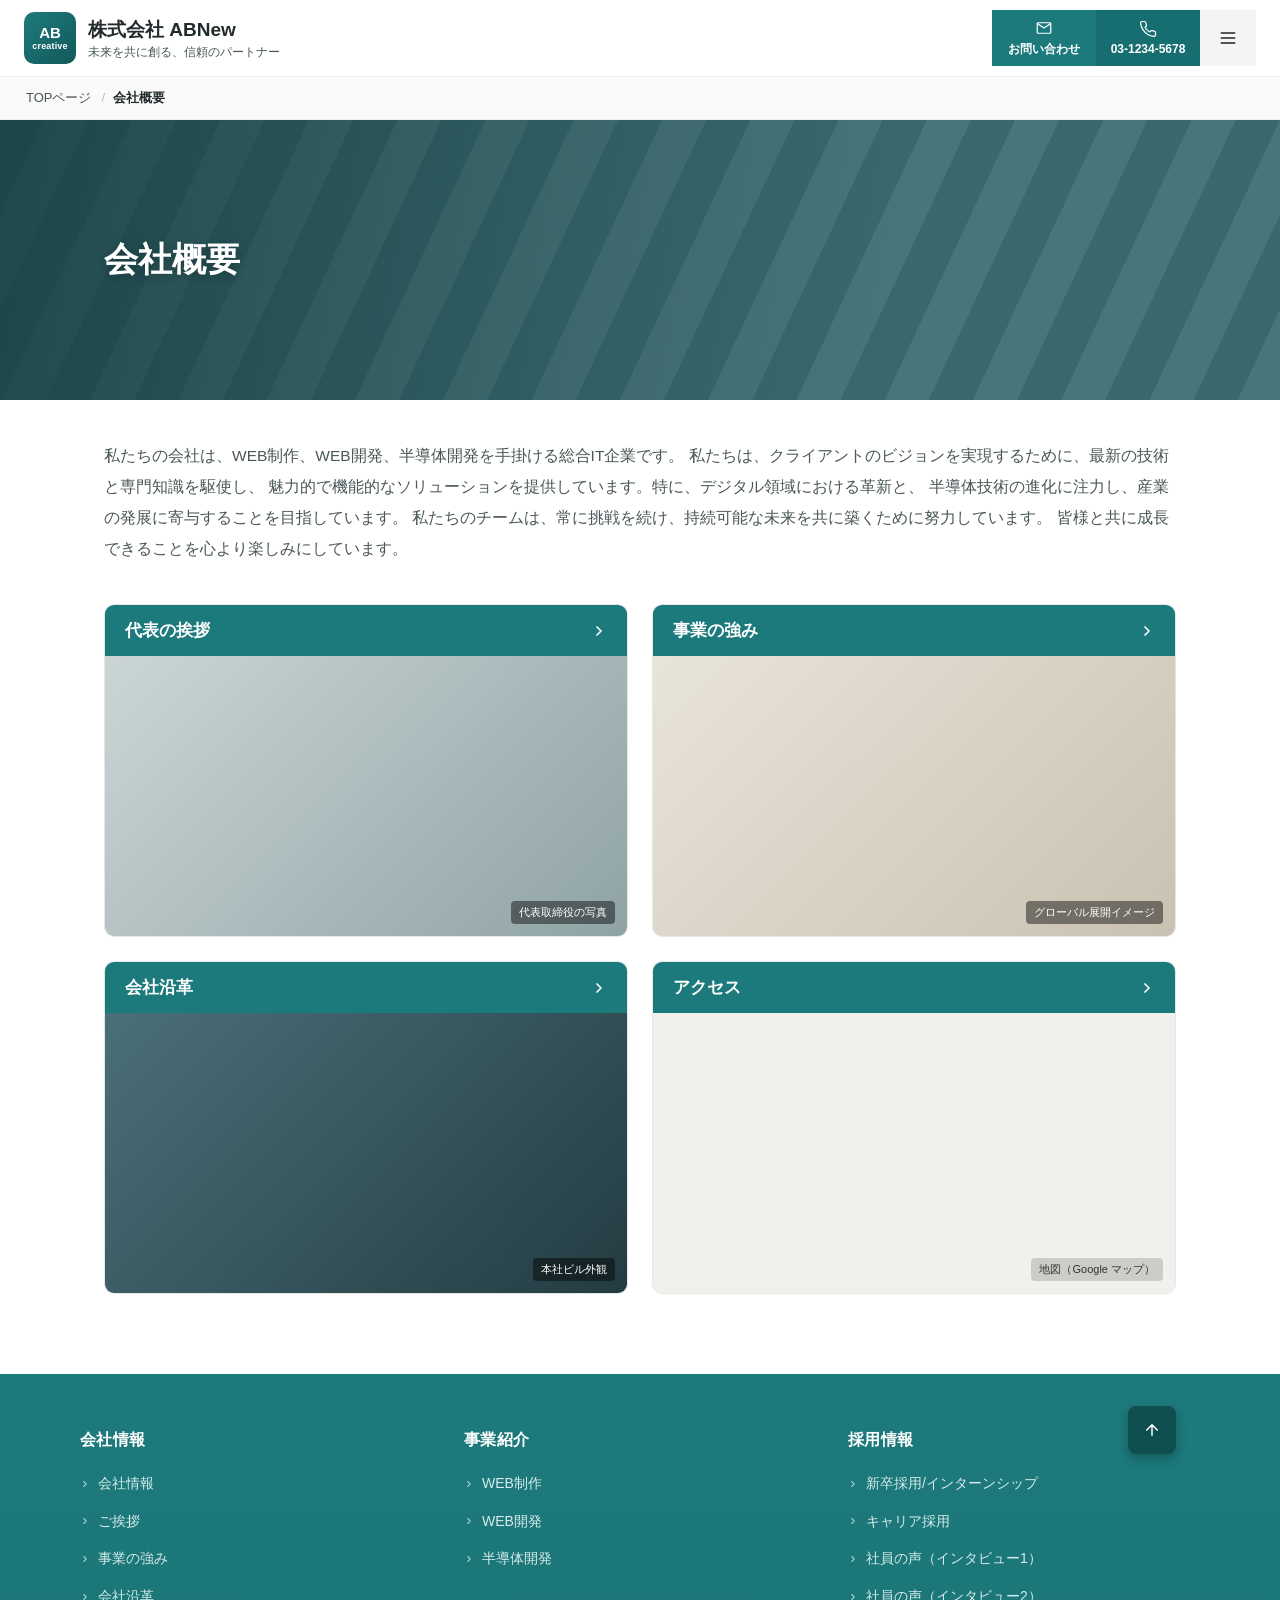
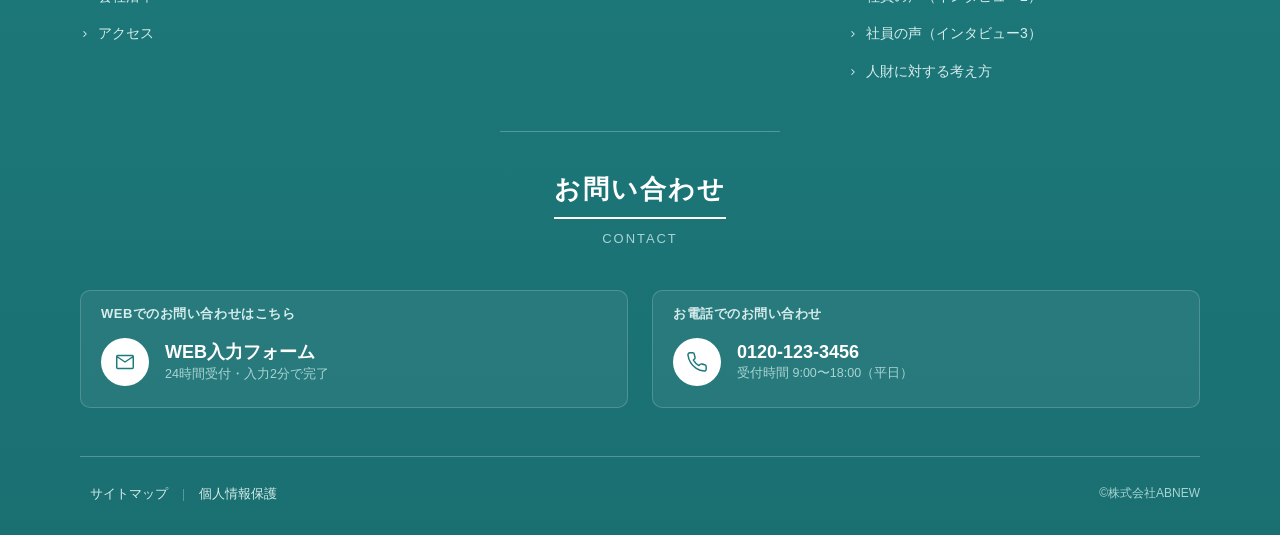
<file: company-profile/index.html>
<!DOCTYPE html>
<html lang="ja">
<head>
<meta charset="UTF-8">
<meta name="viewport" content="width=device-width, initial-scale=1.0">
<title>会社概要 - Improved</title>
<link rel="stylesheet" href="style.css">
</head>
<body>

<a class="skip-link" href="#main-content">メインコンテンツへスキップ</a>

<header class="site">
  <a class="brand" href="#">
    <span class="brand-mark">AB<span>creative</span></span>
    <span class="brand-text">
      <h1>株式会社 ABNew</h1>
      <p>未来を共に創る、信頼のパートナー</p>
    </span>
  </a>
  <div class="header-actions">
    <a class="action-btn" href="#">
      <svg viewBox="0 0 24 24" fill="none"><path d="M3 6l9 6 9-6M4 5h16a1 1 0 0 1 1 1v12a1 1 0 0 1-1 1H4a1 1 0 0 1-1-1V6a1 1 0 0 1 1-1z" stroke="currentColor" stroke-width="1.6" stroke-linecap="round" stroke-linejoin="round"/></svg>
      <span class="label">お問い合わせ</span>
    </a>
    <a class="action-btn phone" href="tel:0312345678">
      <svg viewBox="0 0 24 24" fill="none"><path d="M22 16.92v3a2 2 0 0 1-2.18 2 19.79 19.79 0 0 1-8.63-3.07 19.5 19.5 0 0 1-6-6 19.79 19.79 0 0 1-3.07-8.67A2 2 0 0 1 4.11 2h3a2 2 0 0 1 2 1.72c.127.96.361 1.903.7 2.81a2 2 0 0 1-.45 2.11L8.09 9.91a16 16 0 0 0 6 6l1.27-1.27a2 2 0 0 1 2.11-.45c.907.339 1.85.573 2.81.7A2 2 0 0 1 22 16.92z" stroke="currentColor" stroke-width="1.6" stroke-linecap="round" stroke-linejoin="round"/></svg>
      <span class="label">03-1234-5678</span>
    </a>
    <button class="menu-btn" aria-label="メニューを開く" aria-expanded="false">
      <svg width="20" height="20" viewBox="0 0 24 24" fill="none"><path d="M4 6h16M4 12h16M4 18h16" stroke="#222" stroke-width="2" stroke-linecap="round"/></svg>
    </button>
  </div>
</header>

<!-- Breadcrumb moved here from bottom of page — user now knows their location before reading content -->
<nav class="breadcrumb" aria-label="パンくずリスト">
  <a href="../index.html">TOPページ</a><span class="sep">/</span><span aria-current="page">会社概要</span>
</nav>

<div class="hero">
  <div class="hero-inner"><h2>会社概要</h2></div>
</div>

<main id="main-content">
  <p class="lead">
    私たちの会社は、WEB制作、WEB開発、半導体開発を手掛ける総合IT企業です。
    私たちは、クライアントのビジョンを実現するために、最新の技術と専門知識を駆使し、
    魅力的で機能的なソリューションを提供しています。特に、デジタル領域における革新と、
    半導体技術の進化に注力し、産業の発展に寄与することを目指しています。
    私たちのチームは、常に挑戦を続け、持続可能な未来を共に築くために努力しています。
    皆様と共に成長できることを心より楽しみにしています。
  </p>

  <div class="card-grid">
    <a class="info-card" href="#" aria-label="代表の挨拶ページへ">
      <div class="head">代表の挨拶
        <svg width="16" height="16" viewBox="0 0 24 24" fill="none"><path d="M9 6l6 6-6 6" stroke="#fff" stroke-width="2.5" stroke-linecap="round" stroke-linejoin="round"/></svg>
      </div>
      <div class="media exec">
        <span class="ph-label">代表取締役の写真</span>
        <div class="cta-hint">代表メッセージを読む →</div>
      </div>
    </a>

    <a class="info-card" href="#" aria-label="事業の強みページへ">
      <div class="head">事業の強み
        <svg width="16" height="16" viewBox="0 0 24 24" fill="none"><path d="M9 6l6 6-6 6" stroke="#fff" stroke-width="2.5" stroke-linecap="round" stroke-linejoin="round"/></svg>
      </div>
      <div class="media strength">
        <span class="ph-label">グローバル展開イメージ</span>
        <div class="cta-hint">強みの詳細を見る →</div>
      </div>
    </a>

    <a class="info-card" href="#" aria-label="会社沿革ページへ">
      <div class="head">会社沿革
        <svg width="16" height="16" viewBox="0 0 24 24" fill="none"><path d="M9 6l6 6-6 6" stroke="#fff" stroke-width="2.5" stroke-linecap="round" stroke-linejoin="round"/></svg>
      </div>
      <div class="media history">
        <span class="ph-label">本社ビル外観</span>
        <div class="cta-hint">沿革を見る →</div>
      </div>
    </a>

    <a class="info-card" href="#" aria-label="アクセスページへ">
      <div class="head">アクセス
        <svg width="16" height="16" viewBox="0 0 24 24" fill="none"><path d="M9 6l6 6-6 6" stroke="#fff" stroke-width="2.5" stroke-linecap="round" stroke-linejoin="round"/></svg>
      </div>
      <div class="media access">
        <span class="ph-label" style="background:rgba(0,0,0,.15);color:#333;">地図（Google マップ）</span>
        <div class="cta-hint" style="color:#222;background:linear-gradient(0deg, rgba(255,255,255,.85), transparent);">アクセス方法を見る →</div>
      </div>
    </a>
  </div>
</main>

<footer class="site">
  <div class="wrap" style="position:relative;">
    <button class="to-top" aria-label="ページの一番上に戻る">
      <svg width="18" height="18" viewBox="0 0 24 24" fill="none"><path d="M12 19V5M5 12l7-7 7 7" stroke="currentColor" stroke-width="2" stroke-linecap="round" stroke-linejoin="round"/></svg>
    </button>

    <nav class="cols" aria-label="フッターナビゲーション">
      <div class="col">
        <h3>会社情報</h3>
        <ul>
          <li><a href="#"><svg width="10" height="10" viewBox="0 0 24 24" fill="none"><path d="M9 6l6 6-6 6" stroke="currentColor" stroke-width="2.5" stroke-linecap="round" stroke-linejoin="round"/></svg>会社情報</a></li>
          <li><a href="#"><svg width="10" height="10" viewBox="0 0 24 24" fill="none"><path d="M9 6l6 6-6 6" stroke="currentColor" stroke-width="2.5" stroke-linecap="round" stroke-linejoin="round"/></svg>ご挨拶</a></li>
          <li><a href="#"><svg width="10" height="10" viewBox="0 0 24 24" fill="none"><path d="M9 6l6 6-6 6" stroke="currentColor" stroke-width="2.5" stroke-linecap="round" stroke-linejoin="round"/></svg>事業の強み</a></li>
          <li><a href="#"><svg width="10" height="10" viewBox="0 0 24 24" fill="none"><path d="M9 6l6 6-6 6" stroke="currentColor" stroke-width="2.5" stroke-linecap="round" stroke-linejoin="round"/></svg>会社沿革</a></li>
          <li><a href="#"><svg width="10" height="10" viewBox="0 0 24 24" fill="none"><path d="M9 6l6 6-6 6" stroke="currentColor" stroke-width="2.5" stroke-linecap="round" stroke-linejoin="round"/></svg>アクセス</a></li>
        </ul>
      </div>
      <div class="col">
        <h3>事業紹介</h3>
        <ul>
          <li><a href="#"><svg width="10" height="10" viewBox="0 0 24 24" fill="none"><path d="M9 6l6 6-6 6" stroke="currentColor" stroke-width="2.5" stroke-linecap="round" stroke-linejoin="round"/></svg>WEB制作</a></li>
          <li><a href="#"><svg width="10" height="10" viewBox="0 0 24 24" fill="none"><path d="M9 6l6 6-6 6" stroke="currentColor" stroke-width="2.5" stroke-linecap="round" stroke-linejoin="round"/></svg>WEB開発</a></li>
          <li><a href="#"><svg width="10" height="10" viewBox="0 0 24 24" fill="none"><path d="M9 6l6 6-6 6" stroke="currentColor" stroke-width="2.5" stroke-linecap="round" stroke-linejoin="round"/></svg>半導体開発</a></li>
        </ul>
      </div>
      <div class="col">
        <h3>採用情報</h3>
        <ul>
          <li><a href="#"><svg width="10" height="10" viewBox="0 0 24 24" fill="none"><path d="M9 6l6 6-6 6" stroke="currentColor" stroke-width="2.5" stroke-linecap="round" stroke-linejoin="round"/></svg>新卒採用/インターンシップ</a></li>
          <li><a href="#"><svg width="10" height="10" viewBox="0 0 24 24" fill="none"><path d="M9 6l6 6-6 6" stroke="currentColor" stroke-width="2.5" stroke-linecap="round" stroke-linejoin="round"/></svg>キャリア採用</a></li>
          <li><a href="#"><svg width="10" height="10" viewBox="0 0 24 24" fill="none"><path d="M9 6l6 6-6 6" stroke="currentColor" stroke-width="2.5" stroke-linecap="round" stroke-linejoin="round"/></svg>社員の声（インタビュー1）</a></li>
          <li><a href="#"><svg width="10" height="10" viewBox="0 0 24 24" fill="none"><path d="M9 6l6 6-6 6" stroke="currentColor" stroke-width="2.5" stroke-linecap="round" stroke-linejoin="round"/></svg>社員の声（インタビュー2）</a></li>
          <li><a href="#"><svg width="10" height="10" viewBox="0 0 24 24" fill="none"><path d="M9 6l6 6-6 6" stroke="currentColor" stroke-width="2.5" stroke-linecap="round" stroke-linejoin="round"/></svg>社員の声（インタビュー3）</a></li>
          <li><a href="#"><svg width="10" height="10" viewBox="0 0 24 24" fill="none"><path d="M9 6l6 6-6 6" stroke="currentColor" stroke-width="2.5" stroke-linecap="round" stroke-linejoin="round"/></svg>人財に対する考え方</a></li>
        </ul>
      </div>
    </nav>

    <hr class="divider">

    <div class="contact-heading">
      <h3>お問い合わせ</h3>
      <p>Contact</p>
    </div>

    <div class="contact-grid">
      <a class="contact-card" href="#">
        <div class="contact-label">WEBでのお問い合わせはこちら</div>
        <div class="contact-body">
          <span class="icon-circle" aria-hidden="true">
            <svg width="22" height="22" viewBox="0 0 24 24" fill="none"><path d="M3 6l9 6 9-6M4 5h16a1 1 0 0 1 1 1v12a1 1 0 0 1-1 1H4a1 1 0 0 1-1-1V6a1 1 0 0 1 1-1z" stroke="currentColor" stroke-width="1.6" stroke-linecap="round" stroke-linejoin="round"/></svg>
          </span>
          <span>
            <span class="main-text">WEB入力フォーム</span>
            <span class="sub-text" style="display:block;">24時間受付・入力2分で完了</span>
          </span>
        </div>
      </a>

      <a class="contact-card" href="tel:0120123456">
        <div class="contact-label">お電話でのお問い合わせ</div>
        <div class="contact-body">
          <span class="icon-circle" aria-hidden="true">
            <svg width="22" height="22" viewBox="0 0 24 24" fill="none"><path d="M22 16.92v3a2 2 0 0 1-2.18 2 19.79 19.79 0 0 1-8.63-3.07 19.5 19.5 0 0 1-6-6 19.79 19.79 0 0 1-3.07-8.67A2 2 0 0 1 4.11 2h3a2 2 0 0 1 2 1.72c.127.96.361 1.903.7 2.81a2 2 0 0 1-.45 2.11L8.09 9.91a16 16 0 0 0 6 6l1.27-1.27a2 2 0 0 1 2.11-.45c.907.339 1.85.573 2.81.7A2 2 0 0 1 22 16.92z" stroke="currentColor" stroke-width="1.6" stroke-linecap="round" stroke-linejoin="round"/></svg>
          </span>
          <span>
            <span class="main-text">0120-123-3456</span>
            <span class="sub-text" style="display:block;">受付時間 9:00〜18:00（平日）</span>
          </span>
        </div>
      </a>
    </div>

    <div class="bottom">
      <nav aria-label="サブナビゲーション">
        <a href="#">サイトマップ</a>
        <span class="sep">|</span>
        <a href="#">個人情報保護</a>
      </nav>
      <div class="copyright">©株式会社ABNEW</div>
    </div>
  </div>
</footer>

</body>
</html>
</file>
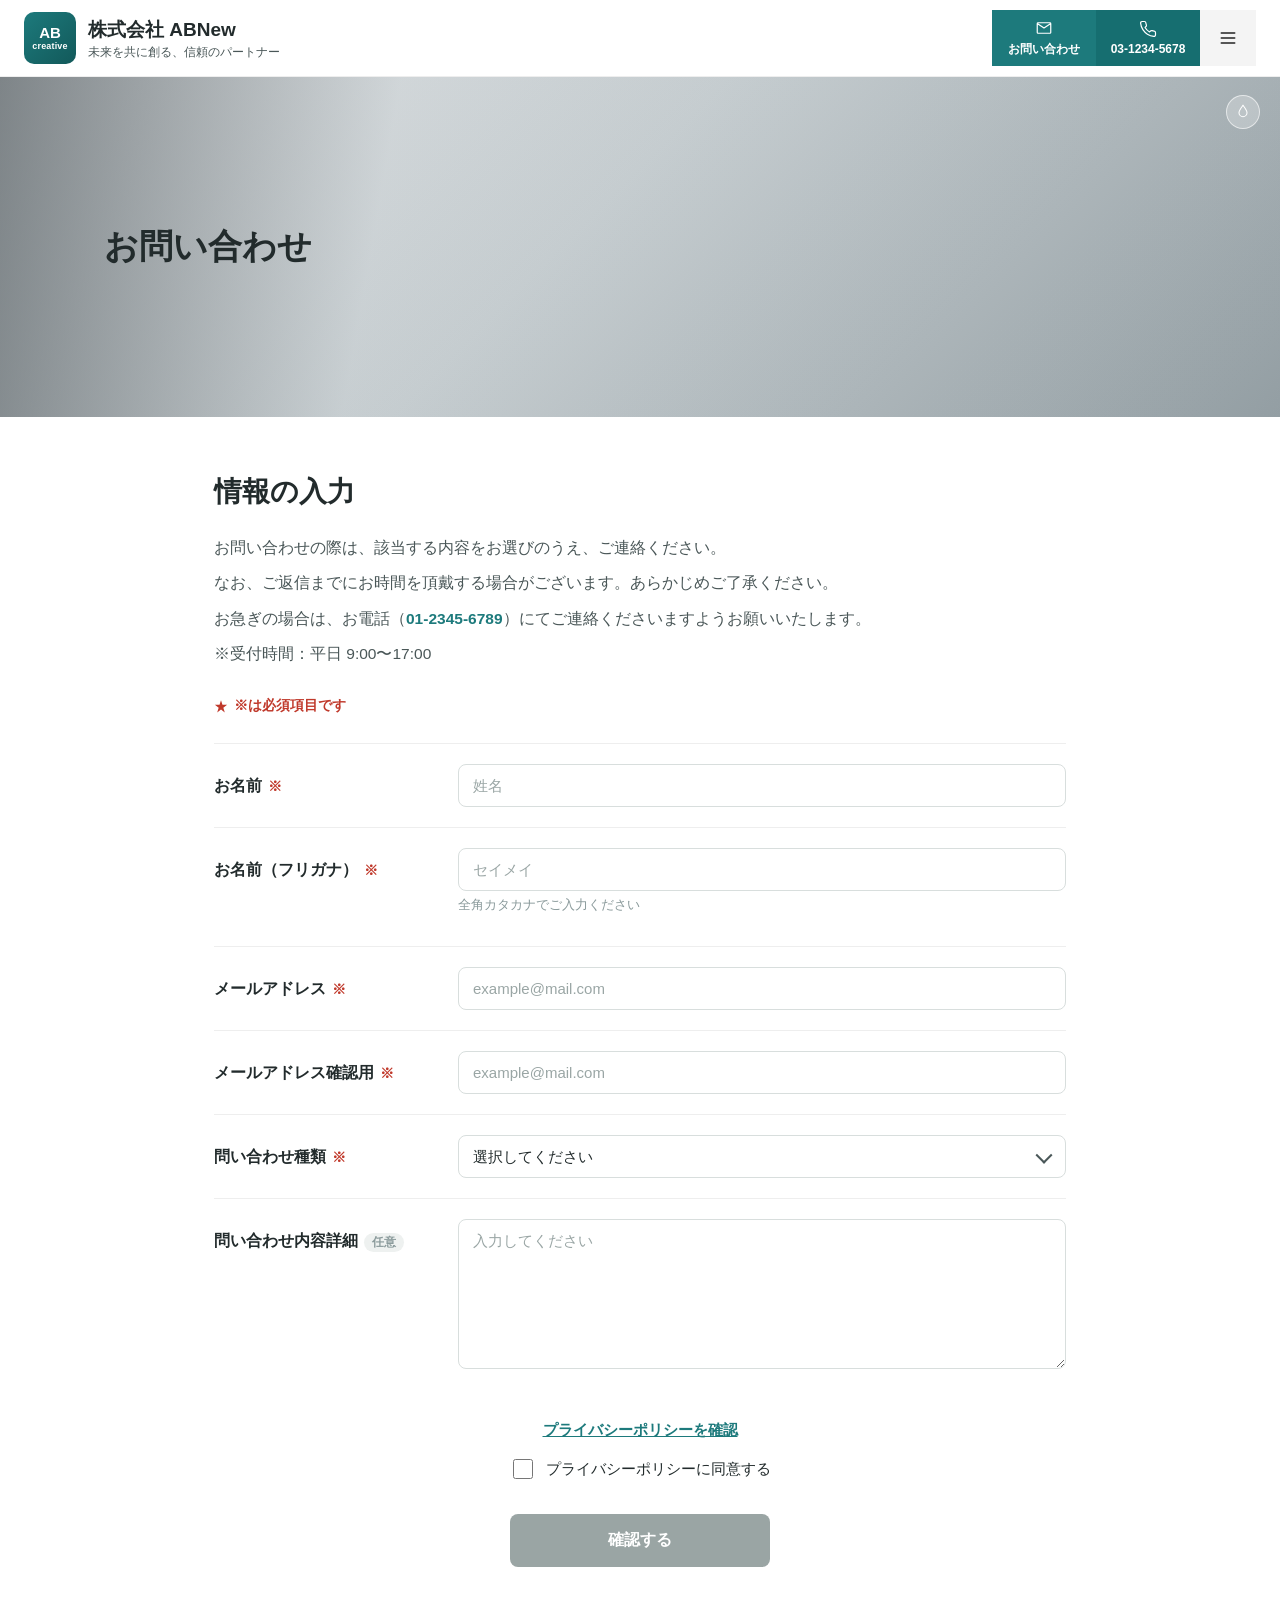
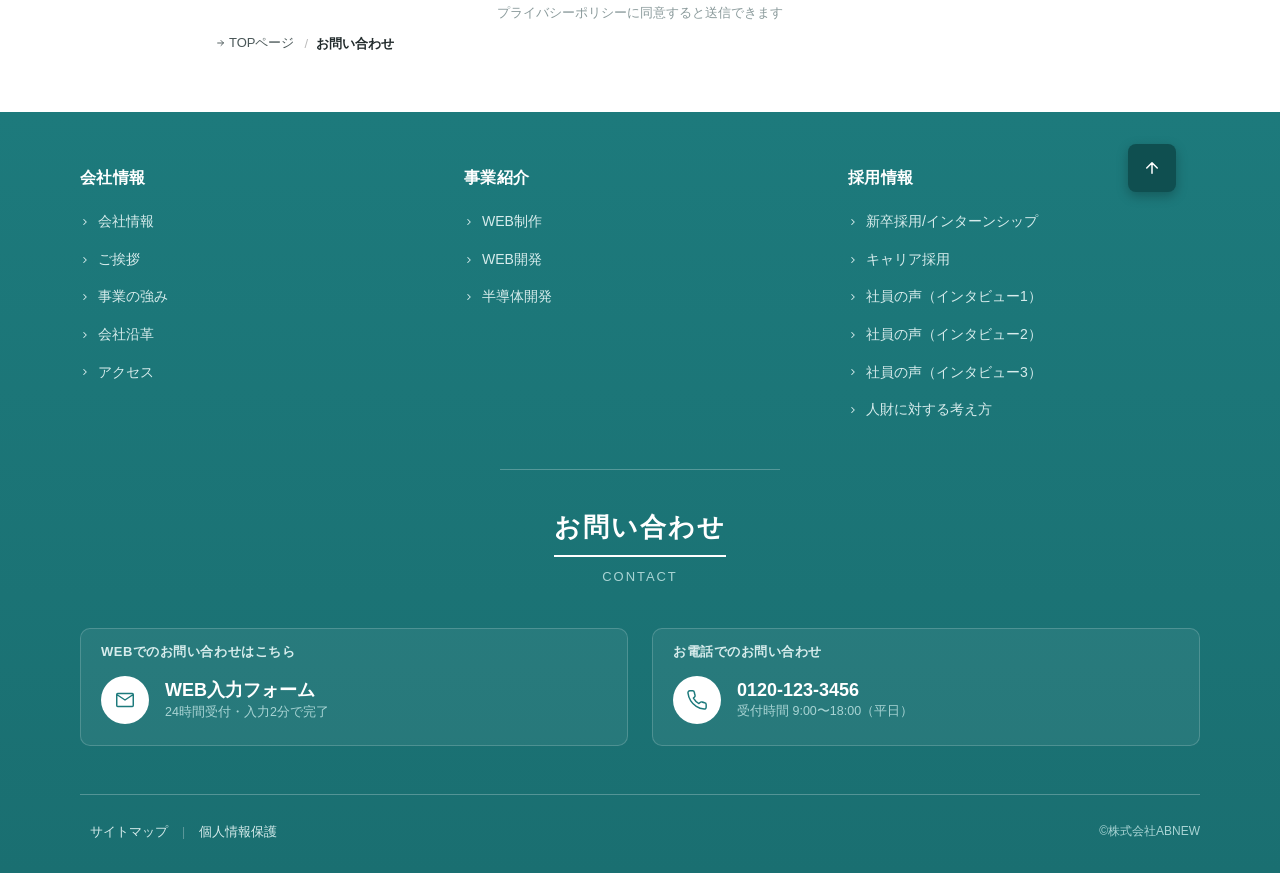
<file: contact-form-page/index.html>
<!DOCTYPE html>
<html lang="ja">
<head>
<meta charset="UTF-8">
<meta name="viewport" content="width=device-width, initial-scale=1.0">
<title>お問い合わせ - Improved</title>
<link rel="stylesheet" href="style.css">
</head>
<body>

<a class="skip-link" href="#main-content">メインコンテンツへスキップ</a>

<header class="site">
  <a class="brand" href="#">
    <span class="brand-mark">AB<span>creative</span></span>
    <span class="brand-text">
      <h1>株式会社 ABNew</h1>
      <p>未来を共に創る、信頼のパートナー</p>
    </span>
  </a>
  <div class="header-actions">
    <a class="action-btn" href="#">
      <svg viewBox="0 0 24 24" fill="none"><path d="M3 6l9 6 9-6M4 5h16a1 1 0 0 1 1 1v12a1 1 0 0 1-1 1H4a1 1 0 0 1-1-1V6a1 1 0 0 1 1-1z" stroke="currentColor" stroke-width="1.6" stroke-linecap="round" stroke-linejoin="round"/></svg>
      <span class="label">お問い合わせ</span>
    </a>
    <a class="action-btn phone" href="tel:0312345678">
      <svg viewBox="0 0 24 24" fill="none"><path d="M22 16.92v3a2 2 0 0 1-2.18 2 19.79 19.79 0 0 1-8.63-3.07 19.5 19.5 0 0 1-6-6 19.79 19.79 0 0 1-3.07-8.67A2 2 0 0 1 4.11 2h3a2 2 0 0 1 2 1.72c.127.96.361 1.903.7 2.81a2 2 0 0 1-.45 2.11L8.09 9.91a16 16 0 0 0 6 6l1.27-1.27a2 2 0 0 1 2.11-.45c.907.339 1.85.573 2.81.7A2 2 0 0 1 22 16.92z" stroke="currentColor" stroke-width="1.6" stroke-linecap="round" stroke-linejoin="round"/></svg>
      <span class="label">03-1234-5678</span>
    </a>
    <button class="menu-btn" aria-label="メニューを開く" aria-expanded="false">
      <svg width="20" height="20" viewBox="0 0 24 24" fill="none"><path d="M4 6h16M4 12h16M4 18h16" stroke="#222" stroke-width="2" stroke-linecap="round"/></svg>
    </button>
  </div>
</header>

<div class="split-hero">
  <div class="split-hero-photo" role="img" aria-label="キーボードで入力する手元の写真"></div>
  <div class="split-hero-seam" aria-hidden="true"></div>
  <div class="split-hero-inner"><h2>お問い合わせ</h2></div>
  <span class="hero-deco" aria-hidden="true">
    <svg width="16" height="16" viewBox="0 0 24 24" fill="none"><path d="M12 2c3 4 6 7.5 6 11a6 6 0 0 1-12 0c0-3.5 3-7 6-11z" stroke="#fff" stroke-width="1.6"/></svg>
  </span>
</div>

<main id="main-content">

  <div class="form-wrap">
    <h3>情報の入力</h3>
    <p class="lead">お問い合わせの際は、該当する内容をお選びのうえ、ご連絡ください。</p>
    <p class="lead">なお、ご返信までにお時間を頂戴する場合がございます。あらかじめご了承ください。</p>
    <p class="lead">お急ぎの場合は、お電話（<a href="tel:0123456789" style="color:var(--teal);font-weight:700;text-decoration:none;">01-2345-6789</a>）にてご連絡くださいますようお願いいたします。</p>
    <p class="lead">※受付時間：平日 9:00〜17:00</p>

    <p class="required-note">
      <svg width="14" height="14" viewBox="0 0 24 24" fill="none" aria-hidden="true"><path d="M12 2l2.5 8h8l-6.5 5 2.5 8L12 18l-6.5 5 2.5-8L1.5 10h8z" fill="currentColor"/></svg>
      ※は必須項目です
    </p>

    <form id="contact-form" novalidate>
      <div class="field-row">
        <label class="field-label" for="name">お名前 <span class="req" aria-hidden="true">※</span><span class="visually-hidden">（必須）</span></label>
        <div class="field-control">
          <input type="text" id="name" name="name" placeholder="姓名" autocomplete="name" required>
        </div>
      </div>

      <div class="field-row">
        <label class="field-label" for="name-kana">お名前（フリガナ） <span class="req" aria-hidden="true">※</span><span class="visually-hidden">（必須）</span></label>
        <div class="field-control">
          <input type="text" id="name-kana" name="name-kana" placeholder="セイメイ" required pattern="[ァ-ヶーｦ-ﾟ\s]+">
          <p class="field-hint">全角カタカナでご入力ください</p>
        </div>
      </div>

      <div class="field-row">
        <label class="field-label" for="email">メールアドレス <span class="req" aria-hidden="true">※</span><span class="visually-hidden">（必須）</span></label>
        <div class="field-control">
          <input type="email" id="email" name="email" placeholder="example@mail.com" autocomplete="email" required>
        </div>
      </div>

      <div class="field-row">
        <label class="field-label" for="email-confirm">メールアドレス確認用 <span class="req" aria-hidden="true">※</span><span class="visually-hidden">（必須）</span></label>
        <div class="field-control">
          <input type="email" id="email-confirm" name="email-confirm" placeholder="example@mail.com" autocomplete="email" required>
          <p class="email-mismatch" id="email-mismatch" role="alert">メールアドレスが一致しません</p>
        </div>
      </div>

      <div class="field-row">
        <label class="field-label" for="inquiry-type">問い合わせ種類 <span class="req" aria-hidden="true">※</span><span class="visually-hidden">（必須）</span></label>
        <div class="field-control select-wrap">
          <select id="inquiry-type" name="inquiry-type" required>
            <option value="" selected disabled>選択してください</option>
            <option value="web-design">Web制作について</option>
            <option value="web-development">Web開発について</option>
            <option value="semiconductor">半導体開発について</option>
            <option value="recruit">採用情報について</option>
            <option value="other">その他</option>
          </select>
        </div>
      </div>

      <div class="field-row">
        <label class="field-label" for="detail">問い合わせ内容詳細 <span class="opt">任意</span></label>
        <div class="field-control">
          <textarea id="detail" name="detail" placeholder="入力してください"></textarea>
        </div>
      </div>

      <div class="privacy">
        <a class="policy-link" href="#">プライバシーポリシーを確認</a>
        <div class="agree-row">
          <input type="checkbox" id="agree" name="agree" required>
          <label for="agree">プライバシーポリシーに同意する</label>
        </div>
      </div>

      <div class="submit-wrap">
        <button type="submit" class="submit-btn" id="submit-btn" disabled aria-disabled="true">確認する</button>
      </div>
      <p class="submit-hint" id="submit-hint">プライバシーポリシーに同意すると送信できます</p>
    </form>
  </div>

  <nav class="breadcrumb" aria-label="パンくずリスト">
    <a href="../index.html">
      <svg width="10" height="10" viewBox="0 0 24 24" fill="none"><path d="M4 12h14M12 6l6 6-6 6" stroke="currentColor" stroke-width="2.2" stroke-linecap="round" stroke-linejoin="round"/></svg>
      TOPページ
    </a><span class="sep">/</span><span aria-current="page">お問い合わせ</span>
  </nav>

</main>

<footer class="site">
  <div class="wrap" style="position:relative;">
    <button class="to-top" aria-label="ページの一番上に戻る" onclick="window.scrollTo({top:0,behavior:'smooth'})">
      <svg width="18" height="18" viewBox="0 0 24 24" fill="none"><path d="M12 19V5M5 12l7-7 7 7" stroke="currentColor" stroke-width="2" stroke-linecap="round" stroke-linejoin="round"/></svg>
    </button>
    <nav class="cols" aria-label="フッターナビゲーション">
      <div class="col">
        <h3>会社情報</h3>
        <ul>
          <li><a href="#"><svg width="10" height="10" viewBox="0 0 24 24" fill="none"><path d="M9 6l6 6-6 6" stroke="currentColor" stroke-width="2.5" stroke-linecap="round" stroke-linejoin="round"/></svg>会社情報</a></li>
          <li><a href="#"><svg width="10" height="10" viewBox="0 0 24 24" fill="none"><path d="M9 6l6 6-6 6" stroke="currentColor" stroke-width="2.5" stroke-linecap="round" stroke-linejoin="round"/></svg>ご挨拶</a></li>
          <li><a href="#"><svg width="10" height="10" viewBox="0 0 24 24" fill="none"><path d="M9 6l6 6-6 6" stroke="currentColor" stroke-width="2.5" stroke-linecap="round" stroke-linejoin="round"/></svg>事業の強み</a></li>
          <li><a href="#"><svg width="10" height="10" viewBox="0 0 24 24" fill="none"><path d="M9 6l6 6-6 6" stroke="currentColor" stroke-width="2.5" stroke-linecap="round" stroke-linejoin="round"/></svg>会社沿革</a></li>
          <li><a href="#"><svg width="10" height="10" viewBox="0 0 24 24" fill="none"><path d="M9 6l6 6-6 6" stroke="currentColor" stroke-width="2.5" stroke-linecap="round" stroke-linejoin="round"/></svg>アクセス</a></li>
        </ul>
      </div>
      <div class="col">
        <h3>事業紹介</h3>
        <ul>
          <li><a href="#"><svg width="10" height="10" viewBox="0 0 24 24" fill="none"><path d="M9 6l6 6-6 6" stroke="currentColor" stroke-width="2.5" stroke-linecap="round" stroke-linejoin="round"/></svg>WEB制作</a></li>
          <li><a href="#"><svg width="10" height="10" viewBox="0 0 24 24" fill="none"><path d="M9 6l6 6-6 6" stroke="currentColor" stroke-width="2.5" stroke-linecap="round" stroke-linejoin="round"/></svg>WEB開発</a></li>
          <li><a href="#"><svg width="10" height="10" viewBox="0 0 24 24" fill="none"><path d="M9 6l6 6-6 6" stroke="currentColor" stroke-width="2.5" stroke-linecap="round" stroke-linejoin="round"/></svg>半導体開発</a></li>
        </ul>
      </div>
      <div class="col">
        <h3>採用情報</h3>
        <ul>
          <li><a href="#"><svg width="10" height="10" viewBox="0 0 24 24" fill="none"><path d="M9 6l6 6-6 6" stroke="currentColor" stroke-width="2.5" stroke-linecap="round" stroke-linejoin="round"/></svg>新卒採用/インターンシップ</a></li>
          <li><a href="#"><svg width="10" height="10" viewBox="0 0 24 24" fill="none"><path d="M9 6l6 6-6 6" stroke="currentColor" stroke-width="2.5" stroke-linecap="round" stroke-linejoin="round"/></svg>キャリア採用</a></li>
          <li><a href="#"><svg width="10" height="10" viewBox="0 0 24 24" fill="none"><path d="M9 6l6 6-6 6" stroke="currentColor" stroke-width="2.5" stroke-linecap="round" stroke-linejoin="round"/></svg>社員の声（インタビュー1）</a></li>
          <li><a href="#"><svg width="10" height="10" viewBox="0 0 24 24" fill="none"><path d="M9 6l6 6-6 6" stroke="currentColor" stroke-width="2.5" stroke-linecap="round" stroke-linejoin="round"/></svg>社員の声（インタビュー2）</a></li>
          <li><a href="#"><svg width="10" height="10" viewBox="0 0 24 24" fill="none"><path d="M9 6l6 6-6 6" stroke="currentColor" stroke-width="2.5" stroke-linecap="round" stroke-linejoin="round"/></svg>社員の声（インタビュー3）</a></li>
          <li><a href="#"><svg width="10" height="10" viewBox="0 0 24 24" fill="none"><path d="M9 6l6 6-6 6" stroke="currentColor" stroke-width="2.5" stroke-linecap="round" stroke-linejoin="round"/></svg>人財に対する考え方</a></li>
        </ul>
      </div>
    </nav>
    <hr class="divider">
    <div class="contact-heading">
      <h3>お問い合わせ</h3>
      <p>Contact</p>
    </div>
    <div class="contact-grid">
      <a class="contact-card" href="#">
        <div class="contact-label">WEBでのお問い合わせはこちら</div>
        <div class="contact-body">
          <span class="icon-circle" aria-hidden="true"><svg width="22" height="22" viewBox="0 0 24 24" fill="none"><path d="M3 6l9 6 9-6M4 5h16a1 1 0 0 1 1 1v12a1 1 0 0 1-1 1H4a1 1 0 0 1-1-1V6a1 1 0 0 1 1-1z" stroke="currentColor" stroke-width="1.6" stroke-linecap="round" stroke-linejoin="round"/></svg></span>
          <span><span class="main-text">WEB入力フォーム</span><span class="sub-text" style="display:block;">24時間受付・入力2分で完了</span></span>
        </div>
      </a>
      <a class="contact-card" href="tel:0120123456">
        <div class="contact-label">お電話でのお問い合わせ</div>
        <div class="contact-body">
          <span class="icon-circle" aria-hidden="true"><svg width="22" height="22" viewBox="0 0 24 24" fill="none"><path d="M22 16.92v3a2 2 0 0 1-2.18 2 19.79 19.79 0 0 1-8.63-3.07 19.5 19.5 0 0 1-6-6 19.79 19.79 0 0 1-3.07-8.67A2 2 0 0 1 4.11 2h3a2 2 0 0 1 2 1.72c.127.96.361 1.903.7 2.81a2 2 0 0 1-.45 2.11L8.09 9.91a16 16 0 0 0 6 6l1.27-1.27a2 2 0 0 1 2.11-.45c.907.339 1.85.573 2.81.7A2 2 0 0 1 22 16.92z" stroke="currentColor" stroke-width="1.6" stroke-linecap="round" stroke-linejoin="round"/></svg></span>
          <span><span class="main-text">0120-123-3456</span><span class="sub-text" style="display:block;">受付時間 9:00〜18:00（平日）</span></span>
        </div>
      </a>
    </div>
    <div class="bottom">
      <nav aria-label="サブナビゲーション">
        <a href="#">サイトマップ</a><span class="sep">|</span><a href="#">個人情報保護</a>
      </nav>
      <div class="copyright">©株式会社ABNEW</div>
    </div>
  </div>
</footer>

<script>
  // Submit button stays disabled (as in the reference) until the required
  // fields are filled AND the privacy checkbox is checked — real, working
  // gating rather than a permanently-greyed-out button.
  const form = document.getElementById('contact-form');
  const submitBtn = document.getElementById('submit-btn');
  const submitHint = document.getElementById('submit-hint');
  const agree = document.getElementById('agree');
  const email = document.getElementById('email');
  const emailConfirm = document.getElementById('email-confirm');
  const emailMismatch = document.getElementById('email-mismatch');
  const requiredFields = Array.from(form.querySelectorAll('[required]'));

  function updateSubmitState() {
    const allFilled = requiredFields.every(el => {
      if (el.type === 'checkbox') return el.checked;
      return el.value.trim() !== '';
    });
    const emailsMatch = email.value === '' || email.value === emailConfirm.value;
    emailMismatch.style.display = (!emailsMatch && emailConfirm.value !== '') ? 'block' : 'none';

    const canSubmit = allFilled && emailsMatch;
    submitBtn.disabled = !canSubmit;
    submitBtn.setAttribute('aria-disabled', String(!canSubmit));
    submitHint.textContent = agree.checked
      ? (canSubmit ? '内容をご確認のうえ送信してください' : '必須項目をすべて入力してください')
      : 'プライバシーポリシーに同意すると送信できます';
  }

  form.addEventListener('input', updateSubmitState);
  form.addEventListener('change', updateSubmitState);
  updateSubmitState();

  form.addEventListener('submit', (e) => {
    e.preventDefault();
    if (!form.checkValidity()) {
      form.reportValidity();
      return;
    }
    // Demo only: no backend wired up in this mockup.
  });
</script>

</body>
</html>
</file>
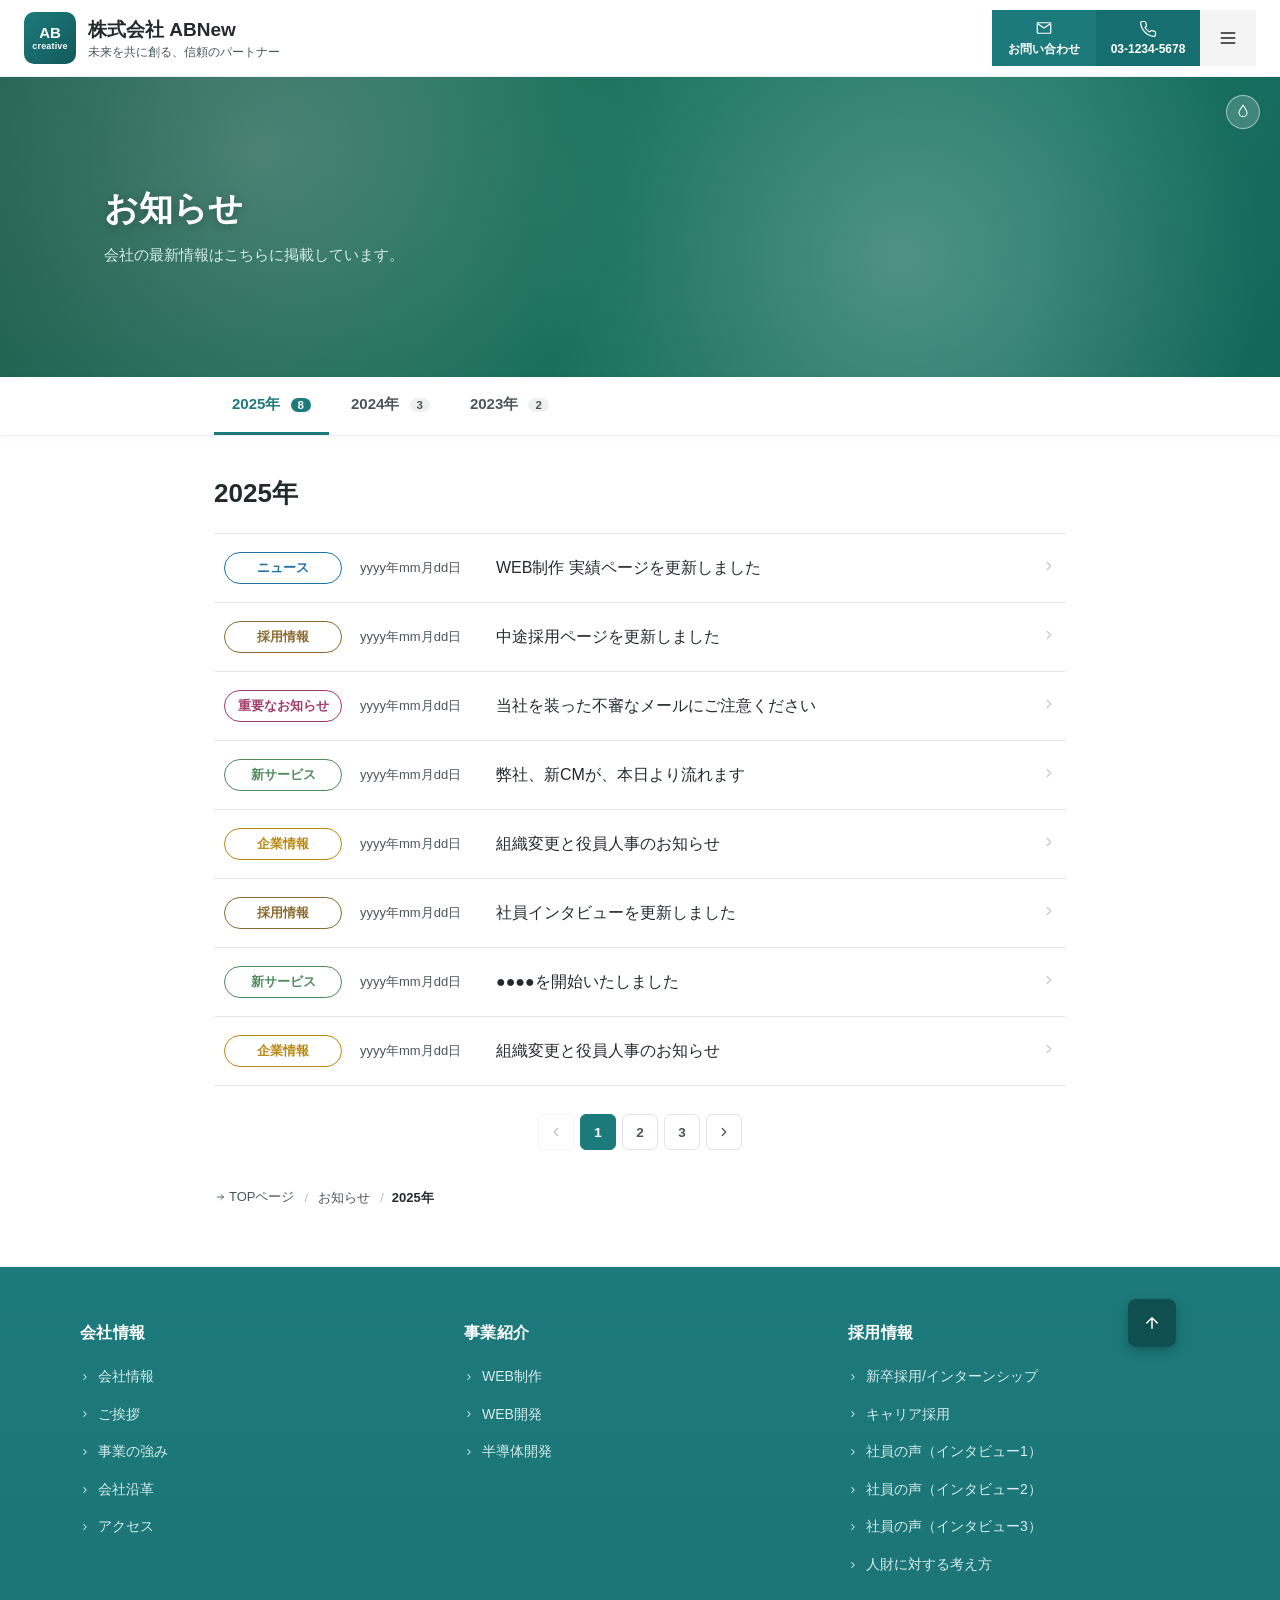
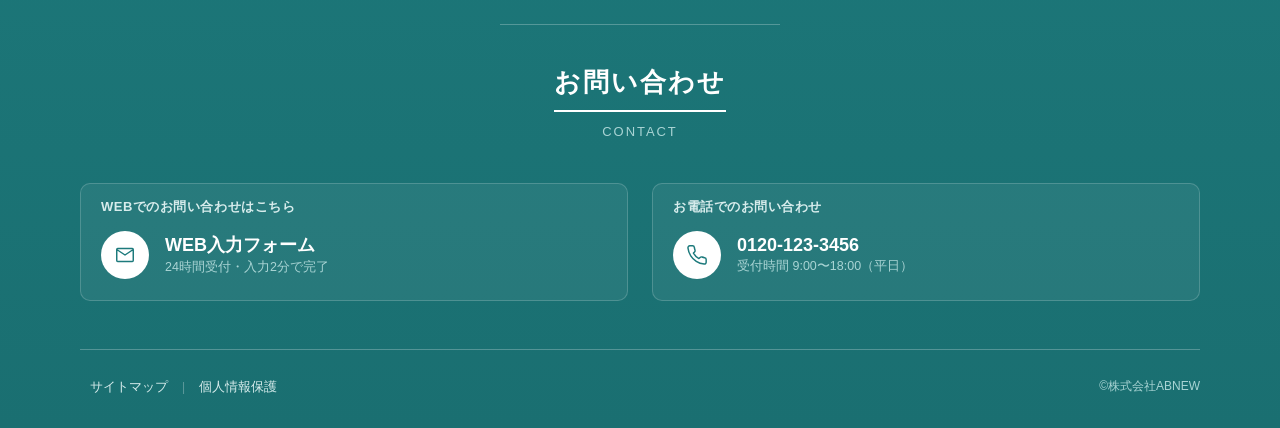
<file: new-list-page/index.html>
<!DOCTYPE html>
<html lang="ja">
<head>
<meta charset="UTF-8">
<meta name="viewport" content="width=device-width, initial-scale=1.0">
<title>お知らせ - Improved</title>
<link rel="stylesheet" href="style.css">
</head>
<body>

<a class="skip-link" href="#main-content">メインコンテンツへスキップ</a>

<header class="site">
  <a class="brand" href="#">
    <span class="brand-mark">AB<span>creative</span></span>
    <span class="brand-text">
      <h1>株式会社 ABNew</h1>
      <p>未来を共に創る、信頼のパートナー</p>
    </span>
  </a>
  <div class="header-actions">
    <a class="action-btn" href="#">
      <svg viewBox="0 0 24 24" fill="none"><path d="M3 6l9 6 9-6M4 5h16a1 1 0 0 1 1 1v12a1 1 0 0 1-1 1H4a1 1 0 0 1-1-1V6a1 1 0 0 1 1-1z" stroke="currentColor" stroke-width="1.6" stroke-linecap="round" stroke-linejoin="round"/></svg>
      <span class="label">お問い合わせ</span>
    </a>
    <a class="action-btn phone" href="tel:0312345678">
      <svg viewBox="0 0 24 24" fill="none"><path d="M22 16.92v3a2 2 0 0 1-2.18 2 19.79 19.79 0 0 1-8.63-3.07 19.5 19.5 0 0 1-6-6 19.79 19.79 0 0 1-3.07-8.67A2 2 0 0 1 4.11 2h3a2 2 0 0 1 2 1.72c.127.96.361 1.903.7 2.81a2 2 0 0 1-.45 2.11L8.09 9.91a16 16 0 0 0 6 6l1.27-1.27a2 2 0 0 1 2.11-.45c.907.339 1.85.573 2.81.7A2 2 0 0 1 22 16.92z" stroke="currentColor" stroke-width="1.6" stroke-linecap="round" stroke-linejoin="round"/></svg>
      <span class="label">03-1234-5678</span>
    </a>
    <button class="menu-btn" aria-label="メニューを開く" aria-expanded="false">
      <svg width="20" height="20" viewBox="0 0 24 24" fill="none"><path d="M4 6h16M4 12h16M4 18h16" stroke="#222" stroke-width="2" stroke-linecap="round"/></svg>
    </button>
  </div>
</header>

<div class="hero">
  <div class="hero-inner">
    <h2>お知らせ</h2>
    <p>会社の最新情報はこちらに掲載しています。</p>
  </div>
  <span class="hero-deco" aria-hidden="true">
    <svg width="16" height="16" viewBox="0 0 24 24" fill="none"><path d="M12 2c3 4 6 7.5 6 11a6 6 0 0 1-12 0c0-3.5 3-7 6-11z" stroke="#fff" stroke-width="1.6"/></svg>
  </span>
</div>

<!-- YEAR TABS: real tablist (was static text) — keyboard-navigable (←/→/Home/End),
     each tab shows an item count and switches the panel below without a page reload. -->
<nav class="year-tabs-wrap" aria-label="年別お知らせ切り替え">
  <div class="year-tabs" role="tablist" aria-label="年を選択">
    <button role="tab" id="tab-2025" aria-selected="true" aria-controls="panel-2025" data-year="2025年">2025年 <span class="count">8</span></button>
    <button role="tab" id="tab-2024" aria-selected="false" aria-controls="panel-2024" tabindex="-1" data-year="2024年">2024年 <span class="count">3</span></button>
    <button role="tab" id="tab-2023" aria-selected="false" aria-controls="panel-2023" tabindex="-1" data-year="2023年">2023年 <span class="count">2</span></button>
  </div>
</nav>

<main id="main-content">
  <section class="news">
    <h2 class="year-heading" id="year-heading">2025年</h2>

    <!-- 2025 -->
    <div class="news-list" id="panel-2025" role="tabpanel" aria-labelledby="tab-2025" tabindex="0">
      <a class="news-row" href="#" aria-label="ニュース：yyyy年mm月dd日、WEB制作 実績ページを更新しました">
        <span class="news-tag news">ニュース</span>
        <span class="news-date">yyyy年mm月dd日</span>
        <span class="news-text">WEB制作 実績ページを更新しました</span>
        <span class="news-chevron" aria-hidden="true"><svg width="14" height="14" viewBox="0 0 24 24" fill="none"><path d="M9 6l6 6-6 6" stroke="currentColor" stroke-width="2.3" stroke-linecap="round" stroke-linejoin="round"/></svg></span>
      </a>
      <a class="news-row" href="#" aria-label="採用情報：yyyy年mm月dd日、中途採用ページを更新しました">
        <span class="news-tag recruit">採用情報</span>
        <span class="news-date">yyyy年mm月dd日</span>
        <span class="news-text">中途採用ページを更新しました</span>
        <span class="news-chevron" aria-hidden="true"><svg width="14" height="14" viewBox="0 0 24 24" fill="none"><path d="M9 6l6 6-6 6" stroke="currentColor" stroke-width="2.3" stroke-linecap="round" stroke-linejoin="round"/></svg></span>
      </a>
      <a class="news-row" href="#" aria-label="重要なお知らせ：yyyy年mm月dd日、当社を装った不審なメールにご注意ください">
        <span class="news-tag important">重要なお知らせ</span>
        <span class="news-date">yyyy年mm月dd日</span>
        <span class="news-text">当社を装った不審なメールにご注意ください</span>
        <span class="news-chevron" aria-hidden="true"><svg width="14" height="14" viewBox="0 0 24 24" fill="none"><path d="M9 6l6 6-6 6" stroke="currentColor" stroke-width="2.3" stroke-linecap="round" stroke-linejoin="round"/></svg></span>
      </a>
      <a class="news-row" href="#" aria-label="新サービス：yyyy年mm月dd日、弊社、新CMが、本日より流れます">
        <span class="news-tag service">新サービス</span>
        <span class="news-date">yyyy年mm月dd日</span>
        <span class="news-text">弊社、新CMが、本日より流れます</span>
        <span class="news-chevron" aria-hidden="true"><svg width="14" height="14" viewBox="0 0 24 24" fill="none"><path d="M9 6l6 6-6 6" stroke="currentColor" stroke-width="2.3" stroke-linecap="round" stroke-linejoin="round"/></svg></span>
      </a>
      <a class="news-row" href="#" aria-label="企業情報：yyyy年mm月dd日、組織変更と役員人事のお知らせ">
        <span class="news-tag company">企業情報</span>
        <span class="news-date">yyyy年mm月dd日</span>
        <span class="news-text">組織変更と役員人事のお知らせ</span>
        <span class="news-chevron" aria-hidden="true"><svg width="14" height="14" viewBox="0 0 24 24" fill="none"><path d="M9 6l6 6-6 6" stroke="currentColor" stroke-width="2.3" stroke-linecap="round" stroke-linejoin="round"/></svg></span>
      </a>
      <a class="news-row" href="#" aria-label="採用情報：yyyy年mm月dd日、社員インタビューを更新しました">
        <span class="news-tag recruit">採用情報</span>
        <span class="news-date">yyyy年mm月dd日</span>
        <span class="news-text">社員インタビューを更新しました</span>
        <span class="news-chevron" aria-hidden="true"><svg width="14" height="14" viewBox="0 0 24 24" fill="none"><path d="M9 6l6 6-6 6" stroke="currentColor" stroke-width="2.3" stroke-linecap="round" stroke-linejoin="round"/></svg></span>
      </a>
      <a class="news-row" href="#" aria-label="新サービス：yyyy年mm月dd日、●●●●を開始いたしました">
        <span class="news-tag service">新サービス</span>
        <span class="news-date">yyyy年mm月dd日</span>
        <span class="news-text">●●●●を開始いたしました</span>
        <span class="news-chevron" aria-hidden="true"><svg width="14" height="14" viewBox="0 0 24 24" fill="none"><path d="M9 6l6 6-6 6" stroke="currentColor" stroke-width="2.3" stroke-linecap="round" stroke-linejoin="round"/></svg></span>
      </a>
      <a class="news-row" href="#" aria-label="企業情報：yyyy年mm月dd日、組織変更と役員人事のお知らせ">
        <span class="news-tag company">企業情報</span>
        <span class="news-date">yyyy年mm月dd日</span>
        <span class="news-text">組織変更と役員人事のお知らせ</span>
        <span class="news-chevron" aria-hidden="true"><svg width="14" height="14" viewBox="0 0 24 24" fill="none"><path d="M9 6l6 6-6 6" stroke="currentColor" stroke-width="2.3" stroke-linecap="round" stroke-linejoin="round"/></svg></span>
      </a>
    </div>

    <!-- 2024 -->
    <div class="news-list" id="panel-2024" role="tabpanel" aria-labelledby="tab-2024" tabindex="0" hidden>
      <a class="news-row" href="#" aria-label="ニュース：yyyy年mm月dd日、コーポレートサイトをリニューアルしました">
        <span class="news-tag news">ニュース</span>
        <span class="news-date">yyyy年mm月dd日</span>
        <span class="news-text">コーポレートサイトをリニューアルしました</span>
        <span class="news-chevron" aria-hidden="true"><svg width="14" height="14" viewBox="0 0 24 24" fill="none"><path d="M9 6l6 6-6 6" stroke="currentColor" stroke-width="2.3" stroke-linecap="round" stroke-linejoin="round"/></svg></span>
      </a>
      <a class="news-row" href="#" aria-label="採用情報：yyyy年mm月dd日、新卒採用エントリーを開始しました">
        <span class="news-tag recruit">採用情報</span>
        <span class="news-date">yyyy年mm月dd日</span>
        <span class="news-text">新卒採用エントリーを開始しました</span>
        <span class="news-chevron" aria-hidden="true"><svg width="14" height="14" viewBox="0 0 24 24" fill="none"><path d="M9 6l6 6-6 6" stroke="currentColor" stroke-width="2.3" stroke-linecap="round" stroke-linejoin="round"/></svg></span>
      </a>
      <a class="news-row" href="#" aria-label="企業情報：yyyy年mm月dd日、夏季休業のお知らせ">
        <span class="news-tag company">企業情報</span>
        <span class="news-date">yyyy年mm月dd日</span>
        <span class="news-text">夏季休業のお知らせ</span>
        <span class="news-chevron" aria-hidden="true"><svg width="14" height="14" viewBox="0 0 24 24" fill="none"><path d="M9 6l6 6-6 6" stroke="currentColor" stroke-width="2.3" stroke-linecap="round" stroke-linejoin="round"/></svg></span>
      </a>
    </div>

    <!-- 2023 -->
    <div class="news-list" id="panel-2023" role="tabpanel" aria-labelledby="tab-2023" tabindex="0" hidden>
      <a class="news-row" href="#" aria-label="ニュース：yyyy年mm月dd日、半導体開発事業を開始しました">
        <span class="news-tag news">ニュース</span>
        <span class="news-date">yyyy年mm月dd日</span>
        <span class="news-text">半導体開発事業を開始しました</span>
        <span class="news-chevron" aria-hidden="true"><svg width="14" height="14" viewBox="0 0 24 24" fill="none"><path d="M9 6l6 6-6 6" stroke="currentColor" stroke-width="2.3" stroke-linecap="round" stroke-linejoin="round"/></svg></span>
      </a>
      <a class="news-row" href="#" aria-label="企業情報：yyyy年mm月dd日、本社移転のお知らせ">
        <span class="news-tag company">企業情報</span>
        <span class="news-date">yyyy年mm月dd日</span>
        <span class="news-text">本社移転のお知らせ</span>
        <span class="news-chevron" aria-hidden="true"><svg width="14" height="14" viewBox="0 0 24 24" fill="none"><path d="M9 6l6 6-6 6" stroke="currentColor" stroke-width="2.3" stroke-linecap="round" stroke-linejoin="round"/></svg></span>
      </a>
    </div>

    <!-- Pagination — added so a long news archive stays easy to page through -->
    <nav class="pagination" aria-label="お知らせページ送り" id="pagination">
      <button class="nav-btn" aria-label="前のページ" disabled>
        <svg width="14" height="14" viewBox="0 0 24 24" fill="none"><path d="M15 6l-6 6 6 6" stroke="currentColor" stroke-width="2.2" stroke-linecap="round" stroke-linejoin="round"/></svg>
      </button>
      <button aria-current="true">1</button>
      <button>2</button>
      <button>3</button>
      <button class="nav-btn" aria-label="次のページ">
        <svg width="14" height="14" viewBox="0 0 24 24" fill="none"><path d="M9 6l6 6-6 6" stroke="currentColor" stroke-width="2.2" stroke-linecap="round" stroke-linejoin="round"/></svg>
      </button>
    </nav>
  </section>

  <nav class="breadcrumb" aria-label="パンくずリスト">
    <a href="../index.html">
      <svg width="10" height="10" viewBox="0 0 24 24" fill="none"><path d="M4 12h14M12 6l6 6-6 6" stroke="currentColor" stroke-width="2.2" stroke-linecap="round" stroke-linejoin="round"/></svg>
      TOPページ
    </a><span class="sep">/</span><a href="#">お知らせ</a><span class="sep">/</span><span aria-current="page" id="breadcrumb-year">2025年</span>
  </nav>
</main>

<footer class="site">
  <div class="wrap" style="position:relative;">
    <button class="to-top" aria-label="ページの一番上に戻る" onclick="window.scrollTo({top:0,behavior:'smooth'})">
      <svg width="18" height="18" viewBox="0 0 24 24" fill="none"><path d="M12 19V5M5 12l7-7 7 7" stroke="currentColor" stroke-width="2" stroke-linecap="round" stroke-linejoin="round"/></svg>
    </button>
    <nav class="cols" aria-label="フッターナビゲーション">
      <div class="col">
        <h3>会社情報</h3>
        <ul>
          <li><a href="#"><svg width="10" height="10" viewBox="0 0 24 24" fill="none"><path d="M9 6l6 6-6 6" stroke="currentColor" stroke-width="2.5" stroke-linecap="round" stroke-linejoin="round"/></svg>会社情報</a></li>
          <li><a href="#"><svg width="10" height="10" viewBox="0 0 24 24" fill="none"><path d="M9 6l6 6-6 6" stroke="currentColor" stroke-width="2.5" stroke-linecap="round" stroke-linejoin="round"/></svg>ご挨拶</a></li>
          <li><a href="#"><svg width="10" height="10" viewBox="0 0 24 24" fill="none"><path d="M9 6l6 6-6 6" stroke="currentColor" stroke-width="2.5" stroke-linecap="round" stroke-linejoin="round"/></svg>事業の強み</a></li>
          <li><a href="#"><svg width="10" height="10" viewBox="0 0 24 24" fill="none"><path d="M9 6l6 6-6 6" stroke="currentColor" stroke-width="2.5" stroke-linecap="round" stroke-linejoin="round"/></svg>会社沿革</a></li>
          <li><a href="#"><svg width="10" height="10" viewBox="0 0 24 24" fill="none"><path d="M9 6l6 6-6 6" stroke="currentColor" stroke-width="2.5" stroke-linecap="round" stroke-linejoin="round"/></svg>アクセス</a></li>
        </ul>
      </div>
      <div class="col">
        <h3>事業紹介</h3>
        <ul>
          <li><a href="#"><svg width="10" height="10" viewBox="0 0 24 24" fill="none"><path d="M9 6l6 6-6 6" stroke="currentColor" stroke-width="2.5" stroke-linecap="round" stroke-linejoin="round"/></svg>WEB制作</a></li>
          <li><a href="#"><svg width="10" height="10" viewBox="0 0 24 24" fill="none"><path d="M9 6l6 6-6 6" stroke="currentColor" stroke-width="2.5" stroke-linecap="round" stroke-linejoin="round"/></svg>WEB開発</a></li>
          <li><a href="#"><svg width="10" height="10" viewBox="0 0 24 24" fill="none"><path d="M9 6l6 6-6 6" stroke="currentColor" stroke-width="2.5" stroke-linecap="round" stroke-linejoin="round"/></svg>半導体開発</a></li>
        </ul>
      </div>
      <div class="col">
        <h3>採用情報</h3>
        <ul>
          <li><a href="#"><svg width="10" height="10" viewBox="0 0 24 24" fill="none"><path d="M9 6l6 6-6 6" stroke="currentColor" stroke-width="2.5" stroke-linecap="round" stroke-linejoin="round"/></svg>新卒採用/インターンシップ</a></li>
          <li><a href="#"><svg width="10" height="10" viewBox="0 0 24 24" fill="none"><path d="M9 6l6 6-6 6" stroke="currentColor" stroke-width="2.5" stroke-linecap="round" stroke-linejoin="round"/></svg>キャリア採用</a></li>
          <li><a href="#"><svg width="10" height="10" viewBox="0 0 24 24" fill="none"><path d="M9 6l6 6-6 6" stroke="currentColor" stroke-width="2.5" stroke-linecap="round" stroke-linejoin="round"/></svg>社員の声（インタビュー1）</a></li>
          <li><a href="#"><svg width="10" height="10" viewBox="0 0 24 24" fill="none"><path d="M9 6l6 6-6 6" stroke="currentColor" stroke-width="2.5" stroke-linecap="round" stroke-linejoin="round"/></svg>社員の声（インタビュー2）</a></li>
          <li><a href="#"><svg width="10" height="10" viewBox="0 0 24 24" fill="none"><path d="M9 6l6 6-6 6" stroke="currentColor" stroke-width="2.5" stroke-linecap="round" stroke-linejoin="round"/></svg>社員の声（インタビュー3）</a></li>
          <li><a href="#"><svg width="10" height="10" viewBox="0 0 24 24" fill="none"><path d="M9 6l6 6-6 6" stroke="currentColor" stroke-width="2.5" stroke-linecap="round" stroke-linejoin="round"/></svg>人財に対する考え方</a></li>
        </ul>
      </div>
    </nav>
    <hr class="divider">
    <div class="contact-heading">
      <h3>お問い合わせ</h3>
      <p>Contact</p>
    </div>
    <div class="contact-grid">
      <a class="contact-card" href="#">
        <div class="contact-label">WEBでのお問い合わせはこちら</div>
        <div class="contact-body">
          <span class="icon-circle" aria-hidden="true"><svg width="22" height="22" viewBox="0 0 24 24" fill="none"><path d="M3 6l9 6 9-6M4 5h16a1 1 0 0 1 1 1v12a1 1 0 0 1-1 1H4a1 1 0 0 1-1-1V6a1 1 0 0 1 1-1z" stroke="currentColor" stroke-width="1.6" stroke-linecap="round" stroke-linejoin="round"/></svg></span>
          <span><span class="main-text">WEB入力フォーム</span><span class="sub-text" style="display:block;">24時間受付・入力2分で完了</span></span>
        </div>
      </a>
      <a class="contact-card" href="tel:0120123456">
        <div class="contact-label">お電話でのお問い合わせ</div>
        <div class="contact-body">
          <span class="icon-circle" aria-hidden="true"><svg width="22" height="22" viewBox="0 0 24 24" fill="none"><path d="M22 16.92v3a2 2 0 0 1-2.18 2 19.79 19.79 0 0 1-8.63-3.07 19.5 19.5 0 0 1-6-6 19.79 19.79 0 0 1-3.07-8.67A2 2 0 0 1 4.11 2h3a2 2 0 0 1 2 1.72c.127.96.361 1.903.7 2.81a2 2 0 0 1-.45 2.11L8.09 9.91a16 16 0 0 0 6 6l1.27-1.27a2 2 0 0 1 2.11-.45c.907.339 1.85.573 2.81.7A2 2 0 0 1 22 16.92z" stroke="currentColor" stroke-width="1.6" stroke-linecap="round" stroke-linejoin="round"/></svg></span>
          <span><span class="main-text">0120-123-3456</span><span class="sub-text" style="display:block;">受付時間 9:00〜18:00（平日）</span></span>
        </div>
      </a>
    </div>
    <div class="bottom">
      <nav aria-label="サブナビゲーション">
        <a href="#">サイトマップ</a><span class="sep">|</span><a href="#">個人情報保護</a>
      </nav>
      <div class="copyright">©株式会社ABNEW</div>
    </div>
  </div>
</footer>

<script>
  // Accessible tab pattern: click OR arrow-key navigation switches which
  // year's news list is visible, updates the heading, and syncs the breadcrumb.
  const tabs = Array.from(document.querySelectorAll('.year-tabs [role="tab"]'));
  const heading = document.getElementById('year-heading');
  const breadcrumbYear = document.getElementById('breadcrumb-year');

  function activateTab(tab, focus) {
    tabs.forEach(t => {
      const selected = t === tab;
      t.setAttribute('aria-selected', selected ? 'true' : 'false');
      t.tabIndex = selected ? 0 : -1;
      const panel = document.getElementById(t.getAttribute('aria-controls'));
      if (panel) panel.hidden = !selected;
    });
    heading.textContent = tab.dataset.year;
    breadcrumbYear.textContent = tab.dataset.year;
    if (focus) tab.focus();
  }

  tabs.forEach((tab, i) => {
    tab.addEventListener('click', () => activateTab(tab, false));
    tab.addEventListener('keydown', (e) => {
      let newIndex = null;
      if (e.key === 'ArrowRight') newIndex = (i + 1) % tabs.length;
      else if (e.key === 'ArrowLeft') newIndex = (i - 1 + tabs.length) % tabs.length;
      else if (e.key === 'Home') newIndex = 0;
      else if (e.key === 'End') newIndex = tabs.length - 1;
      if (newIndex !== null) {
        e.preventDefault();
        activateTab(tabs[newIndex], true);
      }
    });
  });

  // Pagination: simple page-switch affordance (demo wiring; hook up to real data as needed)
  const pageButtons = Array.from(document.querySelectorAll('#pagination button:not(.nav-btn)'));
  const prevBtn = document.querySelector('#pagination .nav-btn[aria-label="前のページ"]');
  const nextBtn = document.querySelector('#pagination .nav-btn[aria-label="次のページ"]');
  function setPage(btn) {
    pageButtons.forEach(b => b.setAttribute('aria-current', b === btn ? 'true' : 'false'));
    const idx = pageButtons.indexOf(btn);
    prevBtn.disabled = idx === 0;
    nextBtn.disabled = idx === pageButtons.length - 1;
  }
  pageButtons.forEach(btn => btn.addEventListener('click', () => setPage(btn)));
  prevBtn.addEventListener('click', () => {
    const idx = pageButtons.findIndex(b => b.getAttribute('aria-current') === 'true');
    if (idx > 0) setPage(pageButtons[idx - 1]);
  });
  nextBtn.addEventListener('click', () => {
    const idx = pageButtons.findIndex(b => b.getAttribute('aria-current') === 'true');
    if (idx < pageButtons.length - 1) setPage(pageButtons[idx + 1]);
  });
</script>

</body>
</html>
</file>
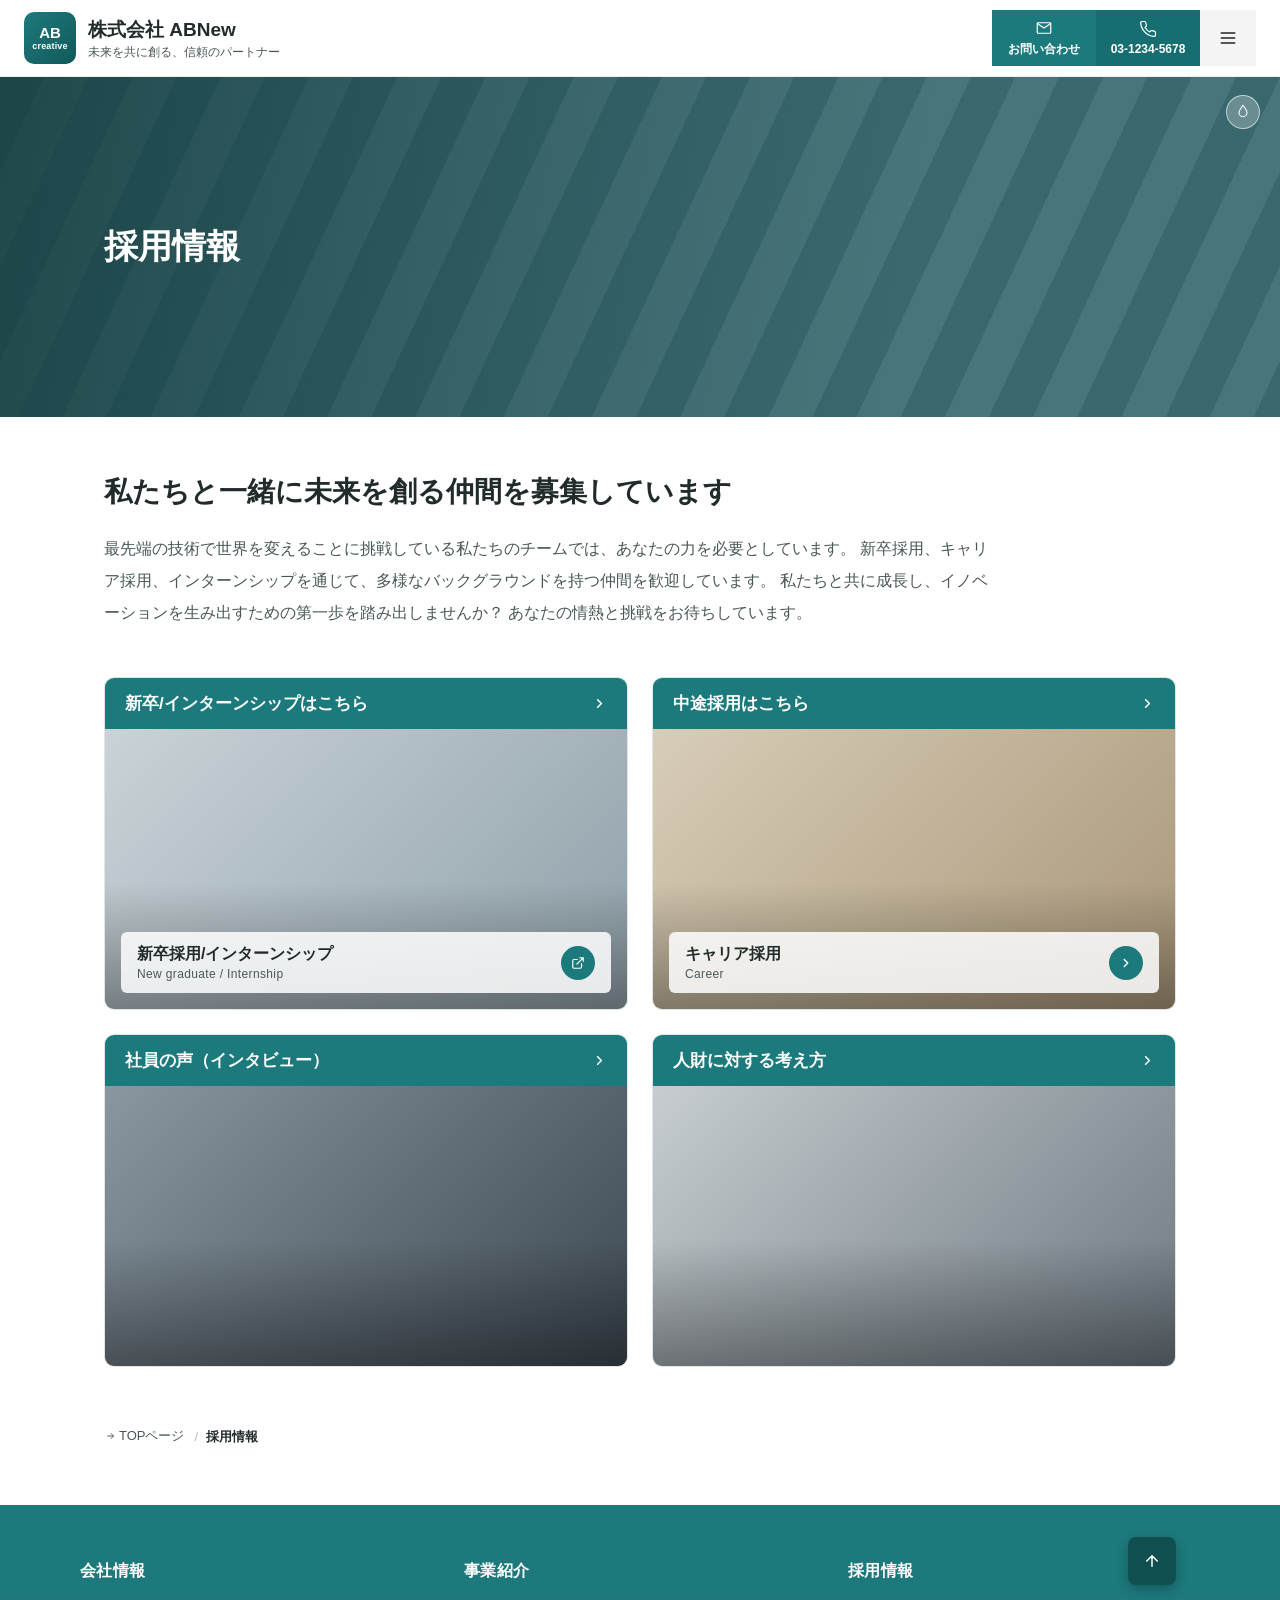
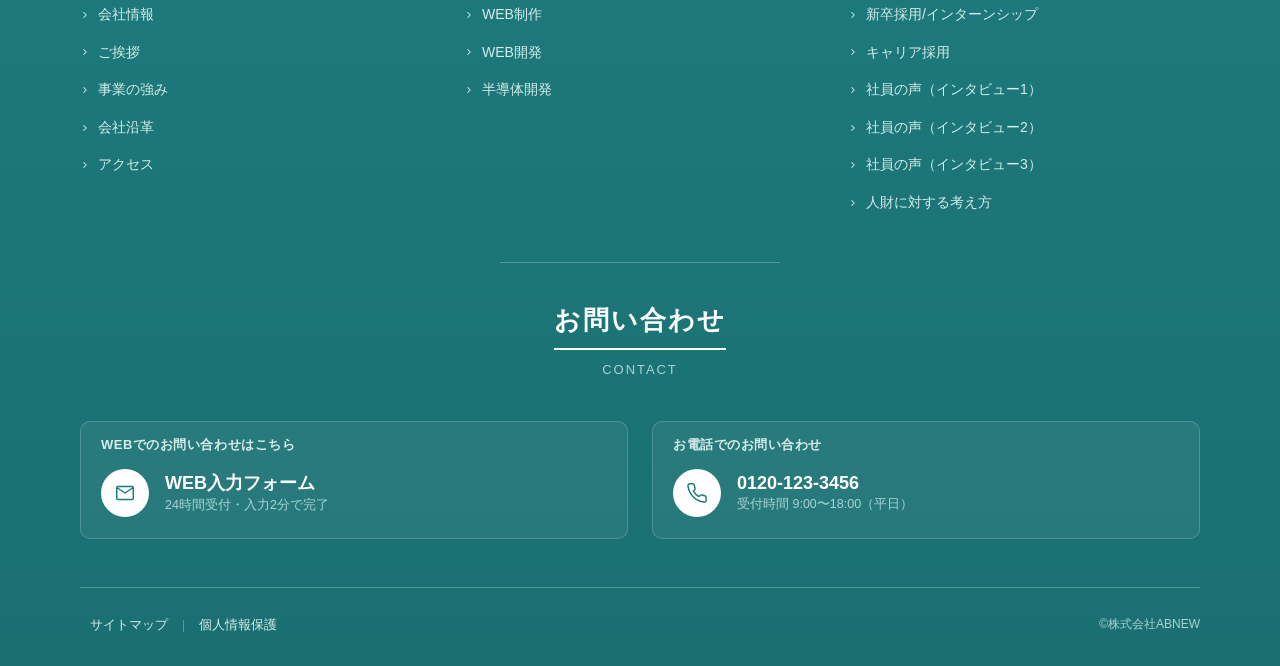
<file: recruit-page/index.html>
<!DOCTYPE html>
<html lang="ja">
<head>
<meta charset="UTF-8">
<meta name="viewport" content="width=device-width, initial-scale=1.0">
<title>採用情報 - Improved</title>
<link rel="stylesheet" href="style.css">
</head>
<body>

<a class="skip-link" href="#main-content">メインコンテンツへスキップ</a>

<header class="site">
  <a class="brand" href="#">
    <span class="brand-mark">AB<span>creative</span></span>
    <span class="brand-text">
      <h1>株式会社 ABNew</h1>
      <p>未来を共に創る、信頼のパートナー</p>
    </span>
  </a>
  <div class="header-actions">
    <a class="action-btn" href="#">
      <svg viewBox="0 0 24 24" fill="none"><path d="M3 6l9 6 9-6M4 5h16a1 1 0 0 1 1 1v12a1 1 0 0 1-1 1H4a1 1 0 0 1-1-1V6a1 1 0 0 1 1-1z" stroke="currentColor" stroke-width="1.6" stroke-linecap="round" stroke-linejoin="round"/></svg>
      <span class="label">お問い合わせ</span>
    </a>
    <a class="action-btn phone" href="tel:0312345678">
      <svg viewBox="0 0 24 24" fill="none"><path d="M22 16.92v3a2 2 0 0 1-2.18 2 19.79 19.79 0 0 1-8.63-3.07 19.5 19.5 0 0 1-6-6 19.79 19.79 0 0 1-3.07-8.67A2 2 0 0 1 4.11 2h3a2 2 0 0 1 2 1.72c.127.96.361 1.903.7 2.81a2 2 0 0 1-.45 2.11L8.09 9.91a16 16 0 0 0 6 6l1.27-1.27a2 2 0 0 1 2.11-.45c.907.339 1.85.573 2.81.7A2 2 0 0 1 22 16.92z" stroke="currentColor" stroke-width="1.6" stroke-linecap="round" stroke-linejoin="round"/></svg>
      <span class="label">03-1234-5678</span>
    </a>
    <button class="menu-btn" aria-label="メニューを開く" aria-expanded="false">
      <svg width="20" height="20" viewBox="0 0 24 24" fill="none"><path d="M4 6h16M4 12h16M4 18h16" stroke="#222" stroke-width="2" stroke-linecap="round"/></svg>
    </button>
  </div>
</header>

<div class="recruit-hero">
  <div class="recruit-hero-photo" role="img" aria-label="会議で話し合う社員たちの写真"></div>
  <div class="recruit-hero-seam" aria-hidden="true"></div>
  <div class="recruit-hero-inner"><h2>採用情報</h2></div>
  <span class="hero-deco" aria-hidden="true">
    <svg width="16" height="16" viewBox="0 0 24 24" fill="none"><path d="M12 2c3 4 6 7.5 6 11a6 6 0 0 1-12 0c0-3.5 3-7 6-11z" stroke="#fff" stroke-width="1.6"/></svg>
  </span>
</div>

<main id="main-content">

  <div class="recruit-intro">
    <h3>私たちと一緒に未来を創る仲間を募集しています</h3>
    <p>
      最先端の技術で世界を変えることに挑戦している私たちのチームでは、あなたの力を必要としています。
      新卒採用、キャリア採用、インターンシップを通じて、多様なバックグラウンドを持つ仲間を歓迎しています。
      私たちと共に成長し、イノベーションを生み出すための第一歩を踏み出しませんか？ あなたの情熱と挑戦をお待ちしています。
    </p>
  </div>

  <div class="recruit-cards">
    <a class="recruit-info-card" href="#" aria-label="新卒採用/インターンシップページへ（外部サイト）">
      <div class="head">新卒/インターンシップはこちら
        <svg width="15" height="15" viewBox="0 0 24 24" fill="none"><path d="M9 6l6 6-6 6" stroke="#fff" stroke-width="2.5" stroke-linecap="round" stroke-linejoin="round"/></svg>
      </div>
      <div class="media grad">
        <div class="recruit-overlay">
          <span class="txt">
            <span class="main">新卒採用/インターンシップ</span>
            <span class="sub">New graduate / Internship</span>
          </span>
          <span class="ic" aria-hidden="true">
            <svg width="14" height="14" viewBox="0 0 24 24" fill="none"><path d="M18 13v6a2 2 0 0 1-2 2H5a2 2 0 0 1-2-2V8a2 2 0 0 1 2-2h6M15 3h6v6M10 14L21 3" stroke="currentColor" stroke-width="2" stroke-linecap="round" stroke-linejoin="round"/></svg>
          </span>
        </div>
      </div>
    </a>

    <a class="recruit-info-card" href="#" aria-label="キャリア採用ページへ">
      <div class="head">中途採用はこちら
        <svg width="15" height="15" viewBox="0 0 24 24" fill="none"><path d="M9 6l6 6-6 6" stroke="#fff" stroke-width="2.5" stroke-linecap="round" stroke-linejoin="round"/></svg>
      </div>
      <div class="media career">
        <div class="recruit-overlay">
          <span class="txt">
            <span class="main">キャリア採用</span>
            <span class="sub">Career</span>
          </span>
          <span class="ic" aria-hidden="true">
            <svg width="14" height="14" viewBox="0 0 24 24" fill="none"><path d="M9 6l6 6-6 6" stroke="currentColor" stroke-width="2.3" stroke-linecap="round" stroke-linejoin="round"/></svg>
          </span>
        </div>
      </div>
    </a>

    <a class="recruit-info-card" href="#" aria-label="社員の声（インタビュー）ページへ">
      <div class="head">社員の声（インタビュー）
        <svg width="15" height="15" viewBox="0 0 24 24" fill="none"><path d="M9 6l6 6-6 6" stroke="#fff" stroke-width="2.5" stroke-linecap="round" stroke-linejoin="round"/></svg>
      </div>
      <div class="media voice"></div>
    </a>

    <a class="recruit-info-card" href="#" aria-label="人財に対する考え方ページへ">
      <div class="head">人財に対する考え方
        <svg width="15" height="15" viewBox="0 0 24 24" fill="none"><path d="M9 6l6 6-6 6" stroke="#fff" stroke-width="2.5" stroke-linecap="round" stroke-linejoin="round"/></svg>
      </div>
      <div class="media mindset"></div>
    </a>
  </div>

  <nav class="breadcrumb" aria-label="パンくずリスト">
    <a href="../index.html">
      <svg width="10" height="10" viewBox="0 0 24 24" fill="none"><path d="M4 12h14M12 6l6 6-6 6" stroke="currentColor" stroke-width="2.2" stroke-linecap="round" stroke-linejoin="round"/></svg>
      TOPページ
    </a><span class="sep">/</span><span aria-current="page">採用情報</span>
  </nav>

</main>

<footer class="site">
  <div class="wrap" style="position:relative;">
    <button class="to-top" aria-label="ページの一番上に戻る" onclick="window.scrollTo({top:0,behavior:'smooth'})">
      <svg width="18" height="18" viewBox="0 0 24 24" fill="none"><path d="M12 19V5M5 12l7-7 7 7" stroke="currentColor" stroke-width="2" stroke-linecap="round" stroke-linejoin="round"/></svg>
    </button>
    <nav class="cols" aria-label="フッターナビゲーション">
      <div class="col">
        <h3>会社情報</h3>
        <ul>
          <li><a href="#"><svg width="10" height="10" viewBox="0 0 24 24" fill="none"><path d="M9 6l6 6-6 6" stroke="currentColor" stroke-width="2.5" stroke-linecap="round" stroke-linejoin="round"/></svg>会社情報</a></li>
          <li><a href="#"><svg width="10" height="10" viewBox="0 0 24 24" fill="none"><path d="M9 6l6 6-6 6" stroke="currentColor" stroke-width="2.5" stroke-linecap="round" stroke-linejoin="round"/></svg>ご挨拶</a></li>
          <li><a href="#"><svg width="10" height="10" viewBox="0 0 24 24" fill="none"><path d="M9 6l6 6-6 6" stroke="currentColor" stroke-width="2.5" stroke-linecap="round" stroke-linejoin="round"/></svg>事業の強み</a></li>
          <li><a href="#"><svg width="10" height="10" viewBox="0 0 24 24" fill="none"><path d="M9 6l6 6-6 6" stroke="currentColor" stroke-width="2.5" stroke-linecap="round" stroke-linejoin="round"/></svg>会社沿革</a></li>
          <li><a href="#"><svg width="10" height="10" viewBox="0 0 24 24" fill="none"><path d="M9 6l6 6-6 6" stroke="currentColor" stroke-width="2.5" stroke-linecap="round" stroke-linejoin="round"/></svg>アクセス</a></li>
        </ul>
      </div>
      <div class="col">
        <h3>事業紹介</h3>
        <ul>
          <li><a href="#"><svg width="10" height="10" viewBox="0 0 24 24" fill="none"><path d="M9 6l6 6-6 6" stroke="currentColor" stroke-width="2.5" stroke-linecap="round" stroke-linejoin="round"/></svg>WEB制作</a></li>
          <li><a href="#"><svg width="10" height="10" viewBox="0 0 24 24" fill="none"><path d="M9 6l6 6-6 6" stroke="currentColor" stroke-width="2.5" stroke-linecap="round" stroke-linejoin="round"/></svg>WEB開発</a></li>
          <li><a href="#"><svg width="10" height="10" viewBox="0 0 24 24" fill="none"><path d="M9 6l6 6-6 6" stroke="currentColor" stroke-width="2.5" stroke-linecap="round" stroke-linejoin="round"/></svg>半導体開発</a></li>
        </ul>
      </div>
      <div class="col">
        <h3>採用情報</h3>
        <ul>
          <li><a href="#"><svg width="10" height="10" viewBox="0 0 24 24" fill="none"><path d="M9 6l6 6-6 6" stroke="currentColor" stroke-width="2.5" stroke-linecap="round" stroke-linejoin="round"/></svg>新卒採用/インターンシップ</a></li>
          <li><a href="#"><svg width="10" height="10" viewBox="0 0 24 24" fill="none"><path d="M9 6l6 6-6 6" stroke="currentColor" stroke-width="2.5" stroke-linecap="round" stroke-linejoin="round"/></svg>キャリア採用</a></li>
          <li><a href="#"><svg width="10" height="10" viewBox="0 0 24 24" fill="none"><path d="M9 6l6 6-6 6" stroke="currentColor" stroke-width="2.5" stroke-linecap="round" stroke-linejoin="round"/></svg>社員の声（インタビュー1）</a></li>
          <li><a href="#"><svg width="10" height="10" viewBox="0 0 24 24" fill="none"><path d="M9 6l6 6-6 6" stroke="currentColor" stroke-width="2.5" stroke-linecap="round" stroke-linejoin="round"/></svg>社員の声（インタビュー2）</a></li>
          <li><a href="#"><svg width="10" height="10" viewBox="0 0 24 24" fill="none"><path d="M9 6l6 6-6 6" stroke="currentColor" stroke-width="2.5" stroke-linecap="round" stroke-linejoin="round"/></svg>社員の声（インタビュー3）</a></li>
          <li><a href="#"><svg width="10" height="10" viewBox="0 0 24 24" fill="none"><path d="M9 6l6 6-6 6" stroke="currentColor" stroke-width="2.5" stroke-linecap="round" stroke-linejoin="round"/></svg>人財に対する考え方</a></li>
        </ul>
      </div>
    </nav>
    <hr class="divider">
    <div class="contact-heading">
      <h3>お問い合わせ</h3>
      <p>Contact</p>
    </div>
    <div class="contact-grid">
      <a class="contact-card" href="#">
        <div class="contact-label">WEBでのお問い合わせはこちら</div>
        <div class="contact-body">
          <span class="icon-circle" aria-hidden="true"><svg width="22" height="22" viewBox="0 0 24 24" fill="none"><path d="M3 6l9 6 9-6M4 5h16a1 1 0 0 1 1 1v12a1 1 0 0 1-1 1H4a1 1 0 0 1-1-1V6a1 1 0 0 1 1-1z" stroke="currentColor" stroke-width="1.6" stroke-linecap="round" stroke-linejoin="round"/></svg></span>
          <span><span class="main-text">WEB入力フォーム</span><span class="sub-text" style="display:block;">24時間受付・入力2分で完了</span></span>
        </div>
      </a>
      <a class="contact-card" href="tel:0120123456">
        <div class="contact-label">お電話でのお問い合わせ</div>
        <div class="contact-body">
          <span class="icon-circle" aria-hidden="true"><svg width="22" height="22" viewBox="0 0 24 24" fill="none"><path d="M22 16.92v3a2 2 0 0 1-2.18 2 19.79 19.79 0 0 1-8.63-3.07 19.5 19.5 0 0 1-6-6 19.79 19.79 0 0 1-3.07-8.67A2 2 0 0 1 4.11 2h3a2 2 0 0 1 2 1.72c.127.96.361 1.903.7 2.81a2 2 0 0 1-.45 2.11L8.09 9.91a16 16 0 0 0 6 6l1.27-1.27a2 2 0 0 1 2.11-.45c.907.339 1.85.573 2.81.7A2 2 0 0 1 22 16.92z" stroke="currentColor" stroke-width="1.6" stroke-linecap="round" stroke-linejoin="round"/></svg></span>
          <span><span class="main-text">0120-123-3456</span><span class="sub-text" style="display:block;">受付時間 9:00〜18:00（平日）</span></span>
        </div>
      </a>
    </div>
    <div class="bottom">
      <nav aria-label="サブナビゲーション">
        <a href="#">サイトマップ</a><span class="sep">|</span><a href="#">個人情報保護</a>
      </nav>
      <div class="copyright">©株式会社ABNEW</div>
    </div>
  </div>
</footer>

</body>
</html>
</file>
<file: style.css>
:root {
  --teal: #1d7a7c;
  --teal-dark: #145c5e;
  --teal-light: #e6f2f2;
  --teal-bg: #1d7a7c;
  --teal-bg-2: #1a6f71;
  --blue: #2f6fa0;
  --amber: #a67a2e;
  --text-primary: #ffffff;
  --text-secondary: #d7ecec;
  --text-muted: #a9d4d4;
  --ink: #222b2c;
  --ink-soft: #4a5758;
  --focus-ring: #ffd166;
  --divider: rgba(255, 255, 255, 0.25);
  --card-bg: rgba(255, 255, 255, 0.06);
  --card-bg-hover: rgba(255, 255, 255, 0.12);
}
* {
  box-sizing: border-box;
}
body {
  margin: 0;
  font-family: "Hiragino Kaku Gothic ProN", "Yu Gothic", Meiryo, sans-serif;
  color: var(--ink);
  background: #fff;
}
a {
  color: inherit;
}
img {
  display: block;
  max-width: 100%;
}
.skip-link {
  position: absolute;
  left: -999px;
  top: 0;
  background: #0f4f50;
  color: #fff;
  padding: 10px 16px;
  z-index: 200;
  border-radius: 0 0 6px 0;
}
.skip-link:focus {
  left: 0;
}

/* HEADER */
header.site {
  display: flex;
  align-items: center;
  justify-content: space-between;
  padding: 10px 24px;
  border-bottom: 1px solid #eee;
  position: sticky;
  top: 0;
  background: #fff;
  z-index: 100;
}
.brand {
  display: flex;
  align-items: center;
  gap: 12px;
  text-decoration: none;
}
.brand-mark {
  width: 52px;
  height: 52px;
  border-radius: 10px;
  background: linear-gradient(135deg, #1d7a7c, #12595a);
  color: #fff;
  display: flex;
  flex-direction: column;
  align-items: center;
  justify-content: center;
  font-weight: 800;
  font-size: 15px;
  line-height: 1;
}
.brand-mark span {
  font-size: 9px;
  font-weight: 600;
  letter-spacing: 0.02em;
  margin-top: 2px;
}
.brand-text h1 {
  font-size: 19px;
  margin: 0;
  font-weight: 800;
}
.brand-text p {
  font-size: 11.5px;
  margin: 2px 0 0;
  color: var(--ink-soft);
}
.header-actions {
  display: flex;
  align-items: center;
  gap: 0;
}
.action-btn {
  display: flex;
  flex-direction: column;
  align-items: center;
  justify-content: center;
  gap: 4px;
  width: 104px;
  height: 56px;
  background: var(--teal);
  color: #fff;
  text-decoration: none;
  font-size: 12px;
  font-weight: 600;
  transition: background 0.15s ease;
}
.action-btn.phone {
  background: #166e70;
}
.action-btn:hover,
.action-btn:focus-visible {
  background: #12595a;
}
.action-btn:focus-visible {
  outline: 2px solid var(--focus-ring);
  outline-offset: -3px;
}
.action-btn svg {
  width: 18px;
  height: 18px;
}
.menu-btn {
  width: 56px;
  height: 56px;
  display: flex;
  align-items: center;
  justify-content: center;
  background: #f4f4f4;
  border: none;
  cursor: pointer;
  transition: background 0.15s ease;
}
.menu-btn:hover,
.menu-btn:focus-visible {
  background: #e7e7e7;
}
.menu-btn:focus-visible {
  outline: 2px solid var(--teal);
  outline-offset: -3px;
}

/* HERO CAROUSEL */
.hero {
  position: relative;
  height: 340px;
  overflow: hidden;
  background: radial-gradient(circle at 25% 40%, #3a8a92, #164a4e 70%);
}
.hero-inner {
  max-width: 1120px;
  margin: 0 auto;
  height: 100%;
  display: flex;
  align-items: center;
  justify-content: flex-end;
  padding: 0 70px;
  position: relative;
  z-index: 2;
}
.hero h2 {
  color: #fff;
  font-size: 30px;
  font-weight: 800;
  line-height: 1.4;
  margin: 0;
  text-align: right;
  text-shadow: 0 2px 10px rgba(0, 0, 0, 0.3);
}
.hero-controls {
  position: absolute;
  inset: 0;
  z-index: 3;
  display: flex;
  align-items: center;
  justify-content: space-between;
  padding: 0 12px;
  pointer-events: none;
}
.hero-arrow {
  pointer-events: auto;
  width: 44px;
  height: 44px;
  border-radius: 50%;
  background: rgba(0, 0, 0, 0.35);
  color: #fff;
  border: 1px solid rgba(255, 255, 255, 0.5);
  display: flex;
  align-items: center;
  justify-content: center;
  cursor: pointer;
  transition:
    background 0.15s ease,
    transform 0.15s ease;
}
.hero-arrow:hover,
.hero-arrow:focus-visible {
  background: rgba(0, 0, 0, 0.6);
  transform: scale(1.06);
}
.hero-arrow:focus-visible {
  outline: 2px solid var(--focus-ring);
  outline-offset: 2px;
}
.hero-bottom {
  position: absolute;
  left: 0;
  right: 0;
  bottom: 14px;
  z-index: 3;
  display: flex;
  align-items: center;
  justify-content: center;
  gap: 16px;
}
.hero-dots {
  display: flex;
  gap: 10px;
}
.hero-dots button {
  width: 11px;
  height: 11px;
  border-radius: 50%;
  background: rgba(255, 255, 255, 0.45);
  border: 1px solid rgba(255, 255, 255, 0.8);
  padding: 0;
  cursor: pointer;
  transition:
    background 0.15s ease,
    transform 0.15s ease;
}
.hero-dots button[aria-current="true"] {
  background: #fff;
  transform: scale(1.15);
}
.hero-dots button:focus-visible {
  outline: 2px solid var(--focus-ring);
  outline-offset: 2px;
}
.hero-pause {
  pointer-events: auto;
  width: 28px;
  height: 28px;
  border-radius: 50%;
  background: rgba(0, 0, 0, 0.35);
  border: 1px solid rgba(255, 255, 255, 0.5);
  color: #fff;
  display: flex;
  align-items: center;
  justify-content: center;
  cursor: pointer;
}
.hero-pause:focus-visible {
  outline: 2px solid var(--focus-ring);
  outline-offset: 2px;
}

/* SECTION HEADINGS */
.section-heading {
  text-align: center;
  margin-bottom: 36px;
}
.section-heading .eyebrow {
  font-size: 12px;
  letter-spacing: 0.18em;
  color: var(--teal);
  font-weight: 700;
  text-transform: uppercase;
  margin: 0 0 8px;
}
.section-heading h2 {
  font-size: 26px;
  font-weight: 800;
  margin: 0 0 10px;
  letter-spacing: 0.03em;
}
.section-heading p {
  margin: 0;
  font-size: 12.5px;
  letter-spacing: 0.15em;
  color: #8a9a9b;
  text-transform: uppercase;
}
.accent-rule {
  width: 44px;
  height: 3px;
  background: var(--teal);
  border-radius: 2px;
  margin: 10px auto 0;
}
.section-heading.on-teal h2 {
  color: #fff;
}
.section-heading.on-teal p {
  color: var(--text-muted);
}

/* INTRO */
.intro {
  max-width: 1120px;
  margin: 0 auto;
  padding: 56px 24px;
  text-align: center;
}
.intro .eyebrow {
  font-size: 12px;
  letter-spacing: 0.2em;
  color: var(--teal);
  font-weight: 700;
  text-transform: uppercase;
  margin: 0 0 10px;
}
.intro h2 {
  font-size: 28px;
  font-weight: 800;
  margin: 0 0 12px;
}
.intro .accent-rule {
  margin: 0 auto 18px;
}
.intro .sub {
  color: var(--ink-soft);
  font-size: 14px;
  margin: 0 0 24px;
}
.intro p.lead {
  max-width: 760px;
  margin: 0 auto;
  font-size: 16px;
  line-height: 2;
  color: var(--ink-soft);
  text-align: left;
}
.intro p.lead strong {
  color: var(--teal);
  font-weight: 700;
}
.intro-tags {
  display: flex;
  flex-wrap: wrap;
  gap: 10px;
  justify-content: center;
  max-width: 760px;
  margin: 24px auto 0;
}
.intro-tags .pill {
  display: inline-flex;
  align-items: center;
  gap: 6px;
  background: var(--teal-light);
  color: var(--teal-dark);
  border: 1px solid #bfe0e0;
  border-radius: 20px;
  padding: 7px 16px;
  font-size: 13px;
  font-weight: 600;
}

/* SERVICES */
.services {
  background: #f6f7f6;
  padding: 56px 24px;
}
.services-grid {
  max-width: 1120px;
  margin: 0 auto;
  display: grid;
  grid-template-columns: repeat(3, 1fr);
  gap: 24px;
}
.service-card {
  display: flex;
  flex-direction: column;
  text-decoration: none;
  color: inherit;
  border-radius: 10px;
  overflow: hidden;
  background: #fff;
  box-shadow: 0 2px 10px rgba(0, 0, 0, 0.05);
  transition:
    box-shadow 0.15s ease,
    transform 0.15s ease;
}
.service-card:hover,
.service-card:focus-visible {
  box-shadow: 0 12px 26px rgba(0, 0, 0, 0.14);
  transform: translateY(-3px);
}
.service-card:focus-visible {
  outline: 2px solid var(--teal);
  outline-offset: 2px;
}
.service-media {
  height: 170px;
  position: relative;
  display: flex;
  align-items: center;
  justify-content: center;
}
.service-media.web-design {
  background: var(--teal);
}
.service-media.web-dev {
  background: var(--blue);
}
.service-media.chip {
  background: var(--amber);
}
.service-media .bg-icon {
  position: absolute;
  opacity: 0.18;
  color: #fff;
}
.service-media .badge {
  position: absolute;
  top: 12px;
  left: 12px;
  background: rgba(255, 255, 255, 0.22);
  color: #fff;
  font-size: 11px;
  font-weight: 700;
  padding: 4px 10px;
  border-radius: 20px;
  letter-spacing: 0.02em;
  border: 1px solid rgba(255, 255, 255, 0.4);
}
.service-media .title-row {
  position: absolute;
  left: 16px;
  bottom: 14px;
  right: 14px;
  display: flex;
  align-items: flex-end;
  justify-content: space-between;
}
.service-media .title {
  color: #fff;
  font-weight: 800;
  font-size: 19px;
  text-shadow: 0 2px 8px rgba(0, 0, 0, 0.25);
}
.service-arrow {
  width: 32px;
  height: 32px;
  border-radius: 50%;
  background: rgba(255, 255, 255, 0.9);
  color: var(--ink);
  display: flex;
  align-items: center;
  justify-content: center;
  flex: none;
  transition:
    transform 0.15s ease,
    background 0.15s ease,
    color 0.15s ease;
}
.service-card:hover .service-arrow,
.service-card:focus-visible .service-arrow {
  background: #fff;
  color: var(--teal);
  transform: translateX(3px);
}
.service-body {
  padding: 18px 18px 8px;
  font-size: 16px;
  line-height: 1.9;
  color: var(--ink-soft);
  flex: 1;
}
.service-more {
  display: flex;
  align-items: center;
  gap: 6px;
  padding: 12px 18px 18px;
  font-size: 13px;
  font-weight: 700;
  color: var(--teal);
}
.service-card:hover .service-more,
.service-card:focus-visible .service-more {
  text-decoration: underline;
}

/* NEWS */
.news {
  max-width: 900px;
  margin: 0 auto;
  padding: 56px 24px;
}
.news-list {
  border-top: 1px solid #e7e7e7;
}
.news-row {
  display: flex;
  align-items: center;
  gap: 18px;
  text-decoration: none;
  color: inherit;
  padding: 16px 10px;
  border-bottom: 1px solid #e7e7e7;
  transition: background 0.15s ease;
}
.news-row:hover,
.news-row:focus-visible {
  background: #f5f9f9;
}
.news-row:hover .news-chevron,
.news-row:focus-visible .news-chevron {
  color: var(--teal);
  transform: translateX(3px);
}
.news-row:focus-visible {
  outline: 2px solid var(--teal);
  outline-offset: -2px;
}
.news-tag {
  flex: none;
  min-width: 104px;
  text-align: center;
  font-size: 12px;
  font-weight: 700;
  padding: 6px 10px;
  border-radius: 20px;
  background: #fff;
  border: 1.5px solid;
}
.news-tag.news {
  color: #1d6fa5;
  border-color: #1d6fa5;
}
.news-tag.recruit {
  color: #8a6a2e;
  border-color: #8a6a2e;
}
.news-tag.important {
  color: #a03a6b;
  border-color: #a03a6b;
}
.news-date {
  flex: none;
  width: 110px;
  color: var(--ink-soft);
  font-size: 13px;
}
.news-text {
  font-size: 16px;
  flex: 1;
}
.news-chevron {
  flex: none;
  color: #c6cccb;
  transition:
    transform 0.15s ease,
    color 0.15s ease;
}
.news-more {
  display: flex;
  align-items: center;
  justify-content: center;
  gap: 10px;
  max-width: 260px;
  margin: 32px auto 0;
  padding: 13px 20px;
  border-radius: 6px;
  background: #fff;
  color: var(--teal);
  text-decoration: none;
  font-size: 14px;
  font-weight: 700;
  border: 1.5px solid var(--teal);
  transition:
    background 0.15s ease,
    color 0.15s ease;
}
.news-more:hover,
.news-more:focus-visible {
  background: var(--teal);
  color: #fff;
}
.news-more:focus-visible {
  outline: 2px solid var(--focus-ring);
  outline-offset: 2px;
}
.news-more .circle {
  width: 22px;
  height: 22px;
  border-radius: 50%;
  border: 1.5px solid currentColor;
  display: flex;
  align-items: center;
  justify-content: center;
}

/* COMPANY OVERVIEW BAND */
.company-band {
  background: #eef1f0;
  padding: 56px 24px;
}
.company-inner {
  max-width: 1120px;
  margin: 0 auto;
}
.company-cols {
  display: grid;
  grid-template-columns: 2fr 1fr;
  gap: 24px;
  margin-bottom: 16px;
}
.info-card {
  display: block;
  text-decoration: none;
  color: inherit;
  border-radius: 10px;
  overflow: hidden;
  border: 1px solid #e1e5e3;
  background: #fff;
  transition:
    box-shadow 0.15s ease,
    transform 0.15s ease;
}
.info-card:hover,
.info-card:focus-visible {
  box-shadow: 0 10px 24px rgba(0, 0, 0, 0.12);
  transform: translateY(-2px);
}
.info-card:focus-visible {
  outline: 2px solid var(--teal);
  outline-offset: 2px;
}
.info-card .head {
  background: var(--teal);
  color: #fff;
  font-weight: 700;
  font-size: 16px;
  padding: 12px 18px;
  display: flex;
  align-items: center;
  justify-content: space-between;
  transition: background 0.15s ease;
}
.info-card:hover .head,
.info-card:focus-visible .head {
  background: var(--teal-dark);
}
.info-card .head svg {
  transition: transform 0.15s ease;
  flex: none;
}
.info-card:hover .head svg,
.info-card:focus-visible .head svg {
  transform: translateX(4px);
}
.info-card .media {
  height: 200px;
  position: relative;
  background-size: cover;
  background-position: center;
}
.info-card .media.exec {
  background: linear-gradient(135deg, #cbd5d6, #8fa3a5);
}
.info-card .media.strength {
  background: linear-gradient(135deg, #e9e4da, #c9c2b2);
}
.info-card .media.history {
  background: linear-gradient(135deg, #4b6f78, #233c42);
}
.info-card .foot {
  padding: 10px 18px;
  font-size: 12.5px;
  font-weight: 700;
  color: var(--teal);
  display: flex;
  align-items: center;
  gap: 6px;
  border-top: 1px solid #f0f2f1;
}
.stack-cards {
  display: flex;
  flex-direction: column;
  gap: 24px;
}

/* ACCESS */
.access {
  max-width: 1120px;
  margin: 0 auto;
  padding: 0 24px 56px;
}
.access-map {
  position: relative;
  height: 260px;
  border-radius: 10px;
  overflow: hidden;
  background: repeating-linear-gradient(
    45deg,
    #eef1ec 0 12px,
    #e4e8e2 12px 24px
  );
  border: 1px solid #e1e5e3;
}
.access-map .ph-label {
  position: absolute;
  left: 12px;
  top: 12px;
  background: rgba(0, 0, 0, 0.5);
  color: #fff;
  font-size: 12px;
  padding: 4px 8px;
  border-radius: 4px;
}
.access-map a.open-map {
  position: absolute;
  right: 12px;
  top: 12px;
  background: #fff;
  color: var(--teal);
  font-size: 12.5px;
  font-weight: 700;
  padding: 9px 16px;
  border-radius: 6px;
  text-decoration: none;
  box-shadow: 0 4px 10px rgba(0, 0, 0, 0.15);
  transition:
    background 0.15s ease,
    color 0.15s ease;
  display: flex;
  align-items: center;
  gap: 6px;
}
.access-map a.open-map:hover,
.access-map a.open-map:focus-visible {
  background: var(--teal);
  color: #fff;
}
.access-map a.open-map:focus-visible {
  outline: 2px solid var(--focus-ring);
  outline-offset: 2px;
}
.access-info-grid {
  margin-top: 22px;
  display: grid;
  grid-template-columns: repeat(3, 1fr);
  gap: 18px;
}
.access-item {
  display: flex;
  gap: 12px;
  align-items: flex-start;
}
.access-item .icon {
  flex: none;
  width: 34px;
  height: 34px;
  border-radius: 50%;
  background: var(--teal-light);
  color: var(--teal);
  display: flex;
  align-items: center;
  justify-content: center;
}
.access-item .label {
  font-size: 11.5px;
  font-weight: 700;
  color: #8a9a9b;
  letter-spacing: 0.05em;
  margin-bottom: 2px;
}
.access-item .value {
  font-size: 14px;
  color: var(--ink-soft);
  line-height: 1.6;
}
.access-item .value a {
  color: var(--teal);
  font-weight: 700;
  text-decoration: none;
}
.access-item .value a:hover,
.access-item .value a:focus-visible {
  text-decoration: underline;
}
.access-item .value a:focus-visible {
  outline: 2px solid var(--teal);
  outline-offset: 2px;
}
.copy-btn {
  display: inline-flex;
  align-items: center;
  gap: 4px;
  margin-left: 8px;
  background: none;
  border: 1px solid #cfd8d7;
  border-radius: 5px;
  color: var(--ink-soft);
  font-size: 11.5px;
  padding: 3px 8px;
  cursor: pointer;
  transition:
    background 0.15s ease,
    border-color 0.15s ease;
}
.copy-btn:hover,
.copy-btn:focus-visible {
  border-color: var(--teal);
  color: var(--teal);
}
.copy-btn:focus-visible {
  outline: 2px solid var(--teal);
  outline-offset: 2px;
}
.copy-btn.copied {
  border-color: var(--teal);
  color: var(--teal);
}

/* RECRUIT - two cards */
.recruit {
  background: #fff;
  padding: 6px 24px;
}
.recruit-inner {
  max-width: 1120px;
  margin: 0 auto;
}
.recruit-grid {
  display: grid;
  grid-template-columns: 1fr 1fr;
  gap: 24px;
}
.recruit-card {
  position: relative;
  display: block;
  text-decoration: none;
  color: inherit;
  border-radius: 10px;
  overflow: hidden;
  height: 220px;
  transition:
    box-shadow 0.15s ease,
    transform 0.15s ease;
}
.recruit-card:hover,
.recruit-card:focus-visible {
  box-shadow: 0 14px 30px rgba(0, 0, 0, 0.18);
  transform: translateY(-3px);
}
.recruit-card:focus-visible {
  outline: 2px solid var(--teal);
  outline-offset: 2px;
}
.recruit-media {
  position: absolute;
  inset: 0;
}
.recruit-media.grad {
  background: linear-gradient(135deg, #3d6e75, #1a3438);
}
.recruit-media.career {
  background: linear-gradient(135deg, #5b6b6a, #2a3535);
}
.recruit-media::after {
  content: "";
  position: absolute;
  inset: 0;
  background: linear-gradient(
    0deg,
    rgba(0, 0, 0, 0.55) 0%,
    rgba(0, 0, 0, 0) 55%
  );
}
.recruit-badge {
  position: absolute;
  top: 14px;
  left: 14px;
  z-index: 2;
  background: rgba(255, 255, 255, 0.92);
  color: var(--ink);
  font-size: 11.5px;
  font-weight: 700;
  padding: 5px 12px;
  border-radius: 20px;
}
.recruit-label {
  position: absolute;
  left: 0;
  right: 0;
  bottom: 0;
  z-index: 2;
  padding: 16px 18px;
  color: #fff;
  background: rgba(0, 0, 0, 0.15);
  backdrop-filter: blur(2px);
  border-top: 1px solid rgba(255, 255, 255, 0.25);
  display: flex;
  align-items: center;
  justify-content: space-between;
}
.recruit-label .txt {
  font-size: 16px;
  font-weight: 800;
}
.recruit-label .icon {
  width: 32px;
  height: 32px;
  border-radius: 50%;
  background: rgba(255, 255, 255, 0.15);
  border: 1px solid rgba(255, 255, 255, 0.5);
  display: flex;
  align-items: center;
  justify-content: center;
  flex: none;
  transition: background 0.15s ease;
}
.recruit-card:hover .icon,
.recruit-card:focus-visible .icon {
  background: rgba(255, 255, 255, 0.3);
}

@media (max-width: 860px) {
  .hero {
    height: 280px;
  }
  .hero-inner {
    padding: 0 40px;
    justify-content: center;
  }
  .hero h2 {
    font-size: 22px;
    text-align: center;
  }
  .services-grid {
    grid-template-columns: 1fr;
  }
  .company-cols {
    grid-template-columns: 1fr;
  }
  .news-row {
    flex-wrap: wrap;
  }
  .access-info-grid {
    grid-template-columns: 1fr;
  }
  .recruit-grid {
    grid-template-columns: 1fr;
  }
}
@media (prefers-reduced-motion: reduce) {
  * {
    transition: none !important;
  }
}

/* FOOTER */
footer.site {
  background: linear-gradient(180deg, var(--teal-bg), var(--teal-bg-2));
  color: var(--text-primary);
  padding: 56px 24px 0;
  position: relative;
}
.wrap {
  max-width: 1120px;
  margin: 0 auto;
}
.cols {
  display: grid;
  grid-template-columns: repeat(3, 1fr);
  gap: 32px;
  margin-bottom: 40px;
}
.col h3 {
  font-size: 16px;
  font-weight: 700;
  letter-spacing: 0.02em;
  margin: 0 0 14px;
}
.col ul {
  list-style: none;
  margin: 0;
  padding: 0;
}
.col a {
  display: flex;
  align-items: center;
  gap: 8px;
  color: var(--text-secondary);
  text-decoration: none;
  font-size: 14px;
  padding: 9px 6px;
  margin: 0 -6px;
  border-radius: 6px;
  line-height: 1.4;
  transition:
    background 0.15s ease,
    color 0.15s ease;
}
.col a svg {
  flex: none;
  transition: transform 0.15s ease;
}
.col a:hover,
.col a:focus-visible {
  color: #fff;
  background: rgba(255, 255, 255, 0.08);
}
.col a:hover svg,
.col a:focus-visible svg {
  transform: translateX(3px);
}
.col a:focus-visible {
  outline: 2px solid var(--focus-ring);
  outline-offset: 2px;
}
.divider {
  border: none;
  border-top: 1px solid var(--divider);
  max-width: 280px;
  margin: 8px auto 40px;
}
.contact-heading {
  text-align: center;
  margin-bottom: 44px;
}
.contact-heading h3 {
  display: inline-block;
  font-size: 26px;
  font-weight: 800;
  letter-spacing: 0.08em;
  margin: 0 0 6px;
  padding-bottom: 10px;
  border-bottom: 2px solid #fff;
}
.contact-heading p {
  margin: 6px 0 0;
  letter-spacing: 0.15em;
  color: var(--text-muted);
  font-size: 13px;
  text-transform: uppercase;
}
.contact-grid {
  display: grid;
  grid-template-columns: 1fr 1fr;
  gap: 24px;
  margin-bottom: 48px;
}
.contact-card {
  display: block;
  color: #fff;
  text-decoration: none;
  border: 1px solid rgba(255, 255, 255, 0.18);
  border-radius: 10px;
  overflow: hidden;
  background: var(--card-bg);
  transition:
    background 0.15s ease,
    border-color 0.15s ease,
    box-shadow 0.15s ease;
}
.contact-card:hover,
.contact-card:focus-visible {
  background: var(--card-bg-hover);
  border-color: rgba(255, 255, 255, 0.4);
  box-shadow: 0 6px 18px rgba(0, 0, 0, 0.18);
}
.contact-card:focus-visible {
  outline: 2px solid var(--focus-ring);
  outline-offset: 3px;
}
.contact-label {
  font-size: 13px;
  font-weight: 700;
  letter-spacing: 0.04em;
  padding: 14px 20px 0;
  color: var(--text-secondary);
}
.contact-body {
  display: flex;
  align-items: center;
  gap: 16px;
  padding: 14px 20px 20px;
  min-height: 84px;
}
.icon-circle {
  flex: none;
  width: 48px;
  height: 48px;
  border-radius: 50%;
  background: #fff;
  color: var(--teal);
  display: flex;
  align-items: center;
  justify-content: center;
}
.contact-body .main-text {
  font-size: 18px;
  font-weight: 700;
}
.contact-body .sub-text {
  font-size: 12.5px;
  color: var(--text-muted);
  margin-top: 2px;
}
.bottom {
  border-top: 1px solid var(--divider);
  padding: 20px 0 24px;
  display: flex;
  align-items: center;
  justify-content: space-between;
  flex-wrap: wrap;
  gap: 12px;
}
.bottom nav {
  display: flex;
  gap: 4px;
  align-items: center;
}
.bottom nav a {
  color: var(--text-secondary);
  text-decoration: none;
  font-size: 13px;
  padding: 8px 10px;
  border-radius: 6px;
  transition:
    background 0.15s ease,
    color 0.15s ease;
}
.bottom nav a:hover,
.bottom nav a:focus-visible {
  color: #fff;
  background: rgba(255, 255, 255, 0.08);
}
.bottom nav a:focus-visible {
  outline: 2px solid var(--focus-ring);
  outline-offset: 2px;
}
.bottom nav .sep {
  color: rgba(255, 255, 255, 0.3);
  font-size: 12px;
}
.copyright {
  font-size: 12px;
  color: var(--text-muted);
}
.to-top {
  position: absolute;
  right: 24px;
  top: -24px;
  width: 48px;
  height: 48px;
  border-radius: 8px;
  background: #0f4f50;
  color: #fff;
  display: flex;
  align-items: center;
  justify-content: center;
  border: none;
  cursor: pointer;
  box-shadow: 0 4px 12px rgba(0, 0, 0, 0.25);
  transition:
    background 0.15s ease,
    transform 0.15s ease;
}
.to-top:hover {
  background: #0c4243;
  transform: translateY(-2px);
}
.to-top:focus-visible {
  outline: 2px solid var(--focus-ring);
  outline-offset: 2px;
}
@media (max-width: 720px) {
  .cols {
    grid-template-columns: 1fr;
    gap: 28px;
  }
  .contact-grid {
    grid-template-columns: 1fr;
  }
  .bottom {
    flex-direction: column;
    align-items: flex-start;
  }
}
</file>
<file: bussiness-page/style.css>
:root {
  --teal: #1d7a7c;
  --teal-dark: #145c5e;
  --teal-light: #e6f2f2;
  --teal-bg: #1d7a7c;
  --teal-bg-2: #1a6f71;
  --text-primary: #ffffff;
  --text-secondary: #d7ecec;
  --text-muted: #a9d4d4;
  --ink: #222b2c;
  --ink-soft: #4a5758;
  --focus-ring: #ffd166;
  --divider: rgba(255, 255, 255, 0.25);
  --card-bg: rgba(255, 255, 255, 0.06);
  --card-bg-hover: rgba(255, 255, 255, 0.12);
}
* {
  box-sizing: border-box;
}
body {
  margin: 0;
  font-family: "Hiragino Kaku Gothic ProN", "Yu Gothic", Meiryo, sans-serif;
  color: var(--ink);
  background: #fff;
}
a {
  color: inherit;
}
img {
  display: block;
  max-width: 100%;
}
.skip-link {
  position: absolute;
  left: -999px;
  top: 0;
  background: #0f4f50;
  color: #fff;
  padding: 10px 16px;
  z-index: 200;
  border-radius: 0 0 6px 0;
}
.skip-link:focus {
  left: 0;
}

header.site {
  display: flex;
  align-items: center;
  justify-content: space-between;
  padding: 10px 24px;
  border-bottom: 1px solid #eee;
  position: sticky;
  top: 0;
  background: #fff;
  z-index: 100;
}
.brand {
  display: flex;
  align-items: center;
  gap: 12px;
  text-decoration: none;
}
.brand-mark {
  width: 52px;
  height: 52px;
  border-radius: 10px;
  background: linear-gradient(135deg, #1d7a7c, #12595a);
  color: #fff;
  display: flex;
  flex-direction: column;
  align-items: center;
  justify-content: center;
  font-weight: 800;
  font-size: 15px;
  line-height: 1;
}
.brand-mark span {
  font-size: 9px;
  font-weight: 600;
  letter-spacing: 0.02em;
  margin-top: 2px;
}
.brand-text h1 {
  font-size: 19px;
  margin: 0;
  font-weight: 800;
}
.brand-text p {
  font-size: 11.5px;
  margin: 2px 0 0;
  color: var(--ink-soft);
}
.header-actions {
  display: flex;
  align-items: center;
  gap: 0;
}
.action-btn {
  display: flex;
  flex-direction: column;
  align-items: center;
  justify-content: center;
  gap: 4px;
  width: 104px;
  height: 56px;
  background: var(--teal);
  color: #fff;
  text-decoration: none;
  font-size: 12px;
  font-weight: 600;
  transition: background 0.15s ease;
}
.action-btn.phone {
  background: #166e70;
}
.action-btn:hover,
.action-btn:focus-visible {
  background: #12595a;
}
.action-btn:focus-visible {
  outline: 2px solid var(--focus-ring);
  outline-offset: -3px;
}
.action-btn svg {
  width: 18px;
  height: 18px;
}
.menu-btn {
  width: 56px;
  height: 56px;
  display: flex;
  align-items: center;
  justify-content: center;
  background: #f4f4f4;
  border: none;
  cursor: pointer;
  transition: background 0.15s ease;
}
.menu-btn:hover,
.menu-btn:focus-visible {
  background: #e7e7e7;
}
.menu-btn:focus-visible {
  outline: 2px solid var(--teal);
  outline-offset: -3px;
}

.breadcrumb {
  padding: 12px 24px;
  font-size: 13px;
  color: var(--ink-soft);
  background: #fafafa;
  border-bottom: 1px solid #eee;
}
.breadcrumb a {
  text-decoration: none;
  padding: 4px 2px;
  border-radius: 4px;
  display: inline-flex;
  align-items: center;
  gap: 3px;
}
.breadcrumb a:hover,
.breadcrumb a:focus-visible {
  color: var(--teal);
  text-decoration: underline;
}
.breadcrumb a:focus-visible {
  outline: 2px solid var(--teal);
  outline-offset: 2px;
}
.breadcrumb .sep {
  margin: 0 8px;
  color: #bbb;
}
.breadcrumb [aria-current] {
  color: var(--ink);
  font-weight: 600;
}

.hero {
  position: relative;
  height: 280px;
  overflow: hidden;
  background:
    linear-gradient(
      100deg,
      rgba(20, 60, 62, 0.82) 0%,
      rgba(20, 60, 62, 0.35) 45%,
      rgba(20, 60, 62, 0.1) 70%
    ),
    repeating-linear-gradient(100deg, #d8cdb8 0 60px, #c6bba3 60px 120px);
}
.hero-inner {
  max-width: 1120px;
  margin: 0 auto;
  height: 100%;
  display: flex;
  align-items: center;
  padding: 0 24px;
}
.hero h2 {
  color: #fff;
  font-size: 34px;
  font-weight: 800;
  margin: 0;
  text-shadow: 0 2px 10px rgba(0, 0, 0, 0.25);
}

/* TAB NAV - sticky, scroll-spy style */
.tab-nav {
  position: sticky;
  top: 70px;
  z-index: 90;
  background: #fff;
  border-bottom: 1px solid #eee;
  box-shadow: 0 2px 8px rgba(0, 0, 0, 0.03);
}
.tab-nav-inner {
  max-width: 1120px;
  margin: 0 auto;
  display: flex;
  gap: 8px;
  padding: 20px 24px;
  overflow-x: auto;
}
.tab-nav a {
  flex: none;
  display: flex;
  align-items: center;
  gap: 6px;
  padding: 16px 18px;
  font-size: 14.5px;
  font-weight: 700;
  color: var(--ink-soft);
  text-decoration: none;
  border-bottom: 3px solid transparent;
  transition:
    color 0.15s ease,
    border-color 0.15s ease;
  white-space: nowrap;
}
.tab-nav a .num {
  width: 20px;
  height: 20px;
  border-radius: 50%;
  background: #eef1f0;
  color: var(--ink-soft);
  font-size: 11px;
  display: flex;
  align-items: center;
  justify-content: center;
  flex: none;
  transition:
    background 0.15s ease,
    color 0.15s ease;
}
.tab-nav a:hover,
.tab-nav a:focus-visible {
  color: var(--teal);
}
.tab-nav a:focus-visible {
  outline: 2px solid var(--teal);
  outline-offset: -2px;
}
.tab-nav a.active {
  color: var(--teal);
  border-bottom-color: var(--teal);
}
.tab-nav a.active .num {
  background: var(--teal);
  color: #fff;
}

main {
  max-width: 1120px;
  margin: 0 auto;
}
.lead {
  max-width: 760px;
  margin: 0 auto;
  padding: 40px 24px;
  font-size: 15px;
  line-height: 2;
  color: var(--ink-soft);
}

.service-section {
  padding: 64px 24px;
  scroll-margin-top: 120px;
}
.service-section.alt {
  background: #f2f7f6;
}
.service-inner {
  max-width: 1120px;
  margin: 0 auto;
  display: grid;
  grid-template-columns: 1fr 1fr;
  gap: 48px;
  align-items: center;
}
.service-section.reverse .service-inner {
  direction: rtl;
}
.service-section.reverse .service-text,
.service-section.reverse .service-media {
  direction: ltr;
}
.service-media {
  border-radius: 10px;
  overflow: hidden;
  height: 320px;
  position: relative;
  background-size: cover;
  background-position: center;
}
.service-media.web-design {
  background: linear-gradient(135deg, #d9c9a0, #b39e6e);
}
.service-media.web-dev {
  background: linear-gradient(135deg, #2c3e42, #0f2326);
}
.service-media.chip {
  background: linear-gradient(135deg, #12233a, #050c16);
}
.service-media .ph-label {
  position: absolute;
  left: 12px;
  bottom: 12px;
  background: rgba(0, 0, 0, 0.45);
  color: #fff;
  font-size: 11.5px;
  padding: 5px 10px;
  border-radius: 4px;
}
.service-text .eyebrow {
  font-size: 12px;
  font-weight: 700;
  color: var(--teal);
  letter-spacing: 0.15em;
  text-transform: uppercase;
  margin: 0 0 8px;
}
.service-text h3 {
  font-size: 26px;
  font-weight: 800;
  margin: 0 0 8px;
}
.service-text .accent-rule {
  width: 40px;
  height: 3px;
  background: var(--teal);
  border-radius: 2px;
  margin: 0 0 18px;
}
.service-text p {
  font-size: 14.5px;
  line-height: 2;
  color: var(--ink-soft);
  margin: 0 0 20px;
}
.service-text .cta {
  display: inline-flex;
  align-items: center;
  gap: 8px;
  color: var(--teal);
  font-weight: 700;
  font-size: 14px;
  text-decoration: none;
  padding: 6px 2px;
  border-radius: 4px;
}
.service-text .cta:hover,
.service-text .cta:focus-visible {
  text-decoration: underline;
}
.service-text .cta:focus-visible {
  outline: 2px solid var(--teal);
  outline-offset: 2px;
}

.back-to-top-inline {
  display: flex;
  justify-content: center;
  padding: 8px 24px 48px;
}
.back-to-top-inline a {
  display: inline-flex;
  align-items: center;
  gap: 8px;
  color: var(--teal);
  font-size: 13px;
  font-weight: 700;
  text-decoration: none;
  padding: 8px 16px;
  border: 1px solid var(--teal);
  border-radius: 20px;
  transition:
    background 0.15s ease,
    color 0.15s ease;
}
.back-to-top-inline a:hover,
.back-to-top-inline a:focus-visible {
  background: var(--teal);
  color: #fff;
}
.back-to-top-inline a:focus-visible {
  outline: 2px solid var(--focus-ring);
  outline-offset: 2px;
}

@media (max-width: 860px) {
  .service-inner {
    grid-template-columns: 1fr;
    gap: 24px;
  }
  .service-section.reverse .service-inner {
    direction: ltr;
  }
  .service-media {
    height: 220px;
  }
  .hero {
    height: 200px;
  }
  .hero h2 {
    font-size: 26px;
  }
}
@media (prefers-reduced-motion: reduce) {
  * {
    transition: none !important;
  }
}

footer.site {
  background: linear-gradient(180deg, var(--teal-bg), var(--teal-bg-2));
  color: var(--text-primary);
  padding: 56px 24px 0;
  margin-top: 24px;
  position: relative;
}
.wrap {
  max-width: 1120px;
  margin: 0 auto;
}
.cols {
  display: grid;
  grid-template-columns: repeat(3, 1fr);
  gap: 32px;
  margin-bottom: 40px;
}
.col h3 {
  font-size: 16px;
  font-weight: 700;
  letter-spacing: 0.02em;
  margin: 0 0 14px;
}
.col ul {
  list-style: none;
  margin: 0;
  padding: 0;
}
.col a {
  display: flex;
  align-items: center;
  gap: 8px;
  color: var(--text-secondary);
  text-decoration: none;
  font-size: 14px;
  padding: 9px 6px;
  margin: 0 -6px;
  border-radius: 6px;
  line-height: 1.4;
  transition:
    background 0.15s ease,
    color 0.15s ease;
}
.col a svg {
  flex: none;
  transition: transform 0.15s ease;
}
.col a:hover,
.col a:focus-visible {
  color: #fff;
  background: rgba(255, 255, 255, 0.08);
}
.col a:hover svg,
.col a:focus-visible svg {
  transform: translateX(3px);
}
.col a:focus-visible {
  outline: 2px solid var(--focus-ring);
  outline-offset: 2px;
}
.divider {
  border: none;
  border-top: 1px solid var(--divider);
  max-width: 280px;
  margin: 8px auto 40px;
}
.contact-heading {
  text-align: center;
  margin-bottom: 44px;
}
.contact-heading h3 {
  display: inline-block;
  font-size: 26px;
  font-weight: 800;
  letter-spacing: 0.08em;
  margin: 0 0 6px;
  padding-bottom: 10px;
  border-bottom: 2px solid #fff;
}
.contact-heading p {
  margin: 6px 0 0;
  letter-spacing: 0.15em;
  color: var(--text-muted);
  font-size: 13px;
  text-transform: uppercase;
}
.contact-grid {
  display: grid;
  grid-template-columns: 1fr 1fr;
  gap: 24px;
  margin-bottom: 48px;
}
.contact-card {
  display: block;
  color: #fff;
  text-decoration: none;
  border: 1px solid rgba(255, 255, 255, 0.18);
  border-radius: 10px;
  overflow: hidden;
  background: var(--card-bg);
  transition:
    background 0.15s ease,
    border-color 0.15s ease,
    box-shadow 0.15s ease;
}
.contact-card:hover,
.contact-card:focus-visible {
  background: var(--card-bg-hover);
  border-color: rgba(255, 255, 255, 0.4);
  box-shadow: 0 6px 18px rgba(0, 0, 0, 0.18);
}
.contact-card:focus-visible {
  outline: 2px solid var(--focus-ring);
  outline-offset: 3px;
}
.contact-label {
  font-size: 13px;
  font-weight: 700;
  letter-spacing: 0.04em;
  padding: 14px 20px 0;
  color: var(--text-secondary);
}
.contact-body {
  display: flex;
  align-items: center;
  gap: 16px;
  padding: 14px 20px 20px;
  min-height: 84px;
}
.icon-circle {
  flex: none;
  width: 48px;
  height: 48px;
  border-radius: 50%;
  background: #fff;
  color: var(--teal);
  display: flex;
  align-items: center;
  justify-content: center;
}
.contact-body .main-text {
  font-size: 18px;
  font-weight: 700;
}
.contact-body .sub-text {
  font-size: 12.5px;
  color: var(--text-muted);
  margin-top: 2px;
}
.bottom {
  border-top: 1px solid var(--divider);
  padding: 20px 0 24px;
  display: flex;
  align-items: center;
  justify-content: space-between;
  flex-wrap: wrap;
  gap: 12px;
}
.bottom nav {
  display: flex;
  gap: 4px;
  align-items: center;
}
.bottom nav a {
  color: var(--text-secondary);
  text-decoration: none;
  font-size: 13px;
  padding: 8px 10px;
  border-radius: 6px;
  transition:
    background 0.15s ease,
    color 0.15s ease;
}
.bottom nav a:hover,
.bottom nav a:focus-visible {
  color: #fff;
  background: rgba(255, 255, 255, 0.08);
}
.bottom nav a:focus-visible {
  outline: 2px solid var(--focus-ring);
  outline-offset: 2px;
}
.bottom nav .sep {
  color: rgba(255, 255, 255, 0.3);
  font-size: 12px;
}
.copyright {
  font-size: 12px;
  color: var(--text-muted);
}
.to-top {
  position: absolute;
  right: 24px;
  top: -24px;
  width: 48px;
  height: 48px;
  border-radius: 8px;
  background: #0f4f50;
  color: #fff;
  display: flex;
  align-items: center;
  justify-content: center;
  border: none;
  cursor: pointer;
  box-shadow: 0 4px 12px rgba(0, 0, 0, 0.25);
  transition:
    background 0.15s ease,
    transform 0.15s ease;
}
.to-top:hover {
  background: #0c4243;
  transform: translateY(-2px);
}
.to-top:focus-visible {
  outline: 2px solid var(--focus-ring);
  outline-offset: 2px;
}
@media (max-width: 720px) {
  .cols {
    grid-template-columns: 1fr;
    gap: 28px;
  }
  .contact-grid {
    grid-template-columns: 1fr;
  }
  .bottom {
    flex-direction: column;
    align-items: flex-start;
  }
}
</file>
<file: company-profile/style.css>
:root {
  --teal: #1d7a7c;
  --teal-dark: #145c5e;
  --teal-bg: #1d7a7c;
  --teal-bg-2: #1a6f71;
  --text-primary: #ffffff;
  --text-secondary: #d7ecec;
  --text-muted: #a9d4d4;
  --ink: #222b2c;
  --ink-soft: #4a5758;
  --focus-ring: #ffd166;
  --divider: rgba(255, 255, 255, 0.25);
  --card-bg: rgba(255, 255, 255, 0.06);
  --card-bg-hover: rgba(255, 255, 255, 0.12);
}
* {
  box-sizing: border-box;
}
body {
  margin: 0;
  font-family: "Hiragino Kaku Gothic ProN", "Yu Gothic", Meiryo, sans-serif;
  color: var(--ink);
  background: #fff;
}
a {
  color: inherit;
}
img {
  display: block;
  max-width: 100%;
}
.skip-link {
  position: absolute;
  left: -999px;
  top: 0;
  background: #0f4f50;
  color: #fff;
  padding: 10px 16px;
  z-index: 200;
  border-radius: 0 0 6px 0;
}
.skip-link:focus {
  left: 0;
}

/* ============ HEADER ============ */
header.site {
  display: flex;
  align-items: center;
  justify-content: space-between;
  padding: 10px 24px;
  border-bottom: 1px solid #eee;
  position: sticky;
  top: 0;
  background: #fff;
  z-index: 100;
}
.brand {
  display: flex;
  align-items: center;
  gap: 12px;
  text-decoration: none;
}
.brand-mark {
  width: 52px;
  height: 52px;
  border-radius: 10px;
  background: linear-gradient(135deg, #1d7a7c, #12595a);
  color: #fff;
  display: flex;
  flex-direction: column;
  align-items: center;
  justify-content: center;
  font-weight: 800;
  font-size: 15px;
  line-height: 1;
}
.brand-mark span {
  font-size: 9px;
  font-weight: 600;
  letter-spacing: 0.02em;
  margin-top: 2px;
}
.brand-text h1 {
  font-size: 19px;
  margin: 0;
  font-weight: 800;
}
.brand-text p {
  font-size: 11.5px;
  margin: 2px 0 0;
  color: var(--ink-soft);
}

.header-actions {
  display: flex;
  align-items: center;
  gap: 0;
}
.action-btn {
  display: flex;
  flex-direction: column;
  align-items: center;
  justify-content: center;
  gap: 4px;
  width: 104px;
  height: 56px;
  background: var(--teal);
  color: #fff;
  text-decoration: none;
  font-size: 12px;
  font-weight: 600;
  transition: background 0.15s ease;
}
.action-btn.phone {
  background: #166e70;
}
.action-btn:hover,
.action-btn:focus-visible {
  background: #12595a;
}
.action-btn:focus-visible {
  outline: 2px solid var(--focus-ring);
  outline-offset: -3px;
}
.action-btn svg {
  width: 18px;
  height: 18px;
}

.menu-btn {
  width: 56px;
  height: 56px;
  display: flex;
  align-items: center;
  justify-content: center;
  background: #f4f4f4;
  border: none;
  cursor: pointer;
  transition: background 0.15s ease;
}
.menu-btn:hover,
.menu-btn:focus-visible {
  background: #e7e7e7;
}
.menu-btn:focus-visible {
  outline: 2px solid var(--teal);
  outline-offset: -3px;
}

/* ============ BREADCRUMB (moved to top, was buried near footer) ============ */
.breadcrumb {
  padding: 12px 24px;
  font-size: 13px;
  color: var(--ink-soft);
  background: #fafafa;
  border-bottom: 1px solid #eee;
}
.breadcrumb a {
  text-decoration: none;
  padding: 4px 2px;
  border-radius: 4px;
}
.breadcrumb a:hover,
.breadcrumb a:focus-visible {
  color: var(--teal);
  text-decoration: underline;
}
.breadcrumb a:focus-visible {
  outline: 2px solid var(--teal);
  outline-offset: 2px;
}
.breadcrumb .sep {
  margin: 0 8px;
  color: #bbb;
}
.breadcrumb [aria-current] {
  color: var(--ink);
  font-weight: 600;
}

/* ============ HERO ============ */
.hero {
  position: relative;
  height: 280px;
  overflow: hidden;
  background:
    linear-gradient(
      100deg,
      rgba(20, 60, 62, 0.82) 0%,
      rgba(20, 60, 62, 0.35) 45%,
      rgba(20, 60, 62, 0.15) 70%
    ),
    repeating-linear-gradient(115deg, #3f6f76 0 40px, #517f85 40px 80px);
}
.hero-inner {
  max-width: 1120px;
  margin: 0 auto;
  height: 100%;
  display: flex;
  align-items: center;
  padding: 0 24px;
}
.hero h2 {
  color: #fff;
  font-size: 34px;
  font-weight: 800;
  margin: 0;
  text-shadow: 0 2px 10px rgba(0, 0, 0, 0.25);
}

/* ============ MAIN CONTENT ============ */
main {
  max-width: 1120px;
  margin: 0 auto;
  padding: 40px 24px 8px;
}
.lead {
  /* max-width: 760px;            */
  font-size: 15.5px;
  line-height: 2;
  color: var(--ink-soft);
  margin: 0 0 40px;
}

.card-grid {
  display: grid;
  grid-template-columns: 1fr 1fr;
  gap: 24px;
  margin-bottom: 16px;
}
.info-card {
  display: block;
  text-decoration: none;
  color: inherit;
  border-radius: 10px;
  overflow: hidden;
  border: 1px solid #e6e6e6;
  transition:
    box-shadow 0.15s ease,
    transform 0.15s ease;
}
.info-card:hover,
.info-card:focus-visible {
  box-shadow: 0 10px 24px rgba(0, 0, 0, 0.12);
  transform: translateY(-2px);
}
.info-card:focus-visible {
  outline: 2px solid var(--teal);
  outline-offset: 2px;
}
.info-card .head {
  background: var(--teal);
  color: #fff;
  font-weight: 700;
  font-size: 17px;
  padding: 14px 20px;
  display: flex;
  align-items: center;
  justify-content: space-between;
}
.info-card .head svg {
  transition: transform 0.15s ease;
  flex: none;
}
.info-card:hover .head svg,
.info-card:focus-visible .head svg {
  transform: translateX(4px);
}
.info-card .media {
  height: 280px;
  position: relative;
  background-size: cover;
  background-position: center;
}
.info-card .media.exec {
  background: linear-gradient(135deg, #cbd5d6, #8fa3a5);
}
.info-card .media.strength {
  background: linear-gradient(135deg, #e9e4da, #c9c2b2);
}
.info-card .media.history {
  background: linear-gradient(135deg, #4b6f78, #233c42);
}
.info-card .media.access {
  background: #eef1ec;
}
.media .ph-label {
  position: absolute;
  inset: auto 12px 12px auto;
  background: rgba(0, 0, 0, 0.45);
  color: #fff;
  font-size: 11px;
  padding: 4px 8px;
  border-radius: 4px;
}
.media .cta-hint {
  position: absolute;
  left: 0;
  right: 0;
  bottom: 0;
  padding: 10px 16px;
  background: linear-gradient(0deg, rgba(0, 0, 0, 0.55), transparent);
  color: #fff;
  font-size: 12.5px;
  font-weight: 600;
  opacity: 0;
  transform: translateY(6px);
  transition:
    opacity 0.15s ease,
    transform 0.15s ease;
}
.info-card:hover .cta-hint,
.info-card:focus-visible .cta-hint {
  opacity: 1;
  transform: translateY(0);
}

@media (max-width: 720px) {
  .card-grid {
    grid-template-columns: 1fr;
  }
  .hero {
    height: 200px;
  }
  .hero h2 {
    font-size: 26px;
  }
  .header-actions .action-btn span.label {
    display: none;
  }
}

/* ============ FOOTER (carried over from previous pass) ============ */
footer.site {
  background: linear-gradient(180deg, var(--teal-bg), var(--teal-bg-2));
  color: var(--text-primary);
  padding: 56px 24px 0;
  margin-top: 56px;
  position: relative;
}
.wrap {
  max-width: 1120px;
  margin: 0 auto;
}
.cols {
  display: grid;
  grid-template-columns: repeat(3, 1fr);
  gap: 32px;
  margin-bottom: 40px;
}
.col h3 {
  font-size: 16px;
  font-weight: 700;
  letter-spacing: 0.02em;
  margin: 0 0 14px;
}
.col ul {
  list-style: none;
  margin: 0;
  padding: 0;
}
.col a {
  display: flex;
  align-items: center;
  gap: 8px;
  color: var(--text-secondary);
  text-decoration: none;
  font-size: 14px;
  padding: 9px 6px;
  margin: 0 -6px;
  border-radius: 6px;
  line-height: 1.4;
  transition:
    background 0.15s ease,
    color 0.15s ease;
}
.col a svg {
  flex: none;
  transition: transform 0.15s ease;
}
.col a:hover,
.col a:focus-visible {
  color: #fff;
  background: rgba(255, 255, 255, 0.08);
}
.col a:hover svg,
.col a:focus-visible svg {
  transform: translateX(3px);
}
.col a:focus-visible {
  outline: 2px solid var(--focus-ring);
  outline-offset: 2px;
}
.divider {
  border: none;
  border-top: 1px solid var(--divider);
  max-width: 280px;
  margin: 8px auto 40px;
}
.contact-heading {
  text-align: center;
  margin-bottom: 44px;
}
.contact-heading h3 {
  display: inline-block;
  font-size: 26px;
  font-weight: 800;
  letter-spacing: 0.08em;
  margin: 0 0 6px;
  padding-bottom: 10px;
  border-bottom: 2px solid #fff;
}
.contact-heading p {
  margin: 6px 0 0;
  letter-spacing: 0.15em;
  color: var(--text-muted);
  font-size: 13px;
  text-transform: uppercase;
}
.contact-grid {
  display: grid;
  grid-template-columns: 1fr 1fr;
  gap: 24px;
  margin-bottom: 48px;
}
.contact-card {
  display: block;
  color: #fff;
  text-decoration: none;
  border: 1px solid rgba(255, 255, 255, 0.18);
  border-radius: 10px;
  overflow: hidden;
  background: var(--card-bg);
  transition:
    background 0.15s ease,
    border-color 0.15s ease,
    box-shadow 0.15s ease;
}
.contact-card:hover,
.contact-card:focus-visible {
  background: var(--card-bg-hover);
  border-color: rgba(255, 255, 255, 0.4);
  box-shadow: 0 6px 18px rgba(0, 0, 0, 0.18);
}
.contact-card:focus-visible {
  outline: 2px solid var(--focus-ring);
  outline-offset: 3px;
}
.contact-label {
  font-size: 13px;
  font-weight: 700;
  letter-spacing: 0.04em;
  padding: 14px 20px 0;
  color: var(--text-secondary);
}
.contact-body {
  display: flex;
  align-items: center;
  gap: 16px;
  padding: 14px 20px 20px;
  min-height: 84px;
}
.icon-circle {
  flex: none;
  width: 48px;
  height: 48px;
  border-radius: 50%;
  background: #fff;
  color: var(--teal);
  display: flex;
  align-items: center;
  justify-content: center;
}
.contact-body .main-text {
  font-size: 18px;
  font-weight: 700;
}
.contact-body .sub-text {
  font-size: 12.5px;
  color: var(--text-muted);
  margin-top: 2px;
}
.bottom {
  border-top: 1px solid var(--divider);
  padding: 20px 0 24px;
  display: flex;
  align-items: center;
  justify-content: space-between;
  flex-wrap: wrap;
  gap: 12px;
}
.bottom nav {
  display: flex;
  gap: 4px;
  align-items: center;
}
.bottom nav a {
  color: var(--text-secondary);
  text-decoration: none;
  font-size: 13px;
  padding: 8px 10px;
  border-radius: 6px;
  transition:
    background 0.15s ease,
    color 0.15s ease;
}
.bottom nav a:hover,
.bottom nav a:focus-visible {
  color: #fff;
  background: rgba(255, 255, 255, 0.08);
}
.bottom nav a:focus-visible {
  outline: 2px solid var(--focus-ring);
  outline-offset: 2px;
}
.bottom nav .sep {
  color: rgba(255, 255, 255, 0.3);
  font-size: 12px;
}
.copyright {
  font-size: 12px;
  color: var(--text-muted);
}
.to-top {
  position: absolute;
  right: 24px;
  top: -24px;
  width: 48px;
  height: 48px;
  border-radius: 8px;
  background: #0f4f50;
  color: #fff;
  display: flex;
  align-items: center;
  justify-content: center;
  border: none;
  cursor: pointer;
  box-shadow: 0 4px 12px rgba(0, 0, 0, 0.25);
  transition:
    background 0.15s ease,
    transform 0.15s ease;
}
.to-top:hover {
  background: #0c4243;
  transform: translateY(-2px);
}
.to-top:focus-visible {
  outline: 2px solid var(--focus-ring);
  outline-offset: 2px;
}

@media (max-width: 720px) {
  .cols {
    grid-template-columns: 1fr;
    gap: 28px;
  }
  .contact-grid {
    grid-template-columns: 1fr;
  }
  .bottom {
    flex-direction: column;
    align-items: flex-start;
  }
}
@media (prefers-reduced-motion: reduce) {
  * {
    transition: none !important;
  }
}
</file>
<file: contact-form-page/style.css>
:root {
  --teal: #1d7a7c;
  --teal-dark: #145c5e;
  --teal-light: #e6f2f2;
  --teal-bg: #1d7a7c;
  --teal-bg-2: #1a6f71;
  --text-primary: #ffffff;
  --text-secondary: #d7ecec;
  --text-muted: #a9d4d4;
  --ink: #222b2c;
  --ink-soft: #4a5758;
  --focus-ring: #ffd166;
  --divider: rgba(255, 255, 255, 0.25);
  --card-bg: rgba(255, 255, 255, 0.06);
  --card-bg-hover: rgba(255, 255, 255, 0.12);
  --required: #c0392b;
}
* {
  box-sizing: border-box;
}
body {
  margin: 0;
  font-family: "Hiragino Kaku Gothic ProN", "Yu Gothic", Meiryo, sans-serif;
  color: var(--ink);
  background: #fff;
}
a {
  color: inherit;
}
img {
  display: block;
  max-width: 100%;
}
.visually-hidden {
  position: absolute;
  width: 1px;
  height: 1px;
  overflow: hidden;
  clip: rect(0 0 0 0);
  white-space: nowrap;
}
.skip-link {
  position: absolute;
  left: -999px;
  top: 0;
  background: #0f4f50;
  color: #fff;
  padding: 10px 16px;
  z-index: 200;
  border-radius: 0 0 6px 0;
}
.skip-link:focus {
  left: 0;
}

/* HEADER (shared) */
header.site {
  display: flex;
  align-items: center;
  justify-content: space-between;
  padding: 10px 24px;
  border-bottom: 1px solid #eee;
  position: sticky;
  top: 0;
  background: #fff;
  z-index: 100;
}
.brand {
  display: flex;
  align-items: center;
  gap: 12px;
  text-decoration: none;
}
.brand-mark {
  width: 52px;
  height: 52px;
  border-radius: 10px;
  background: linear-gradient(135deg, #1d7a7c, #12595a);
  color: #fff;
  display: flex;
  flex-direction: column;
  align-items: center;
  justify-content: center;
  font-weight: 800;
  font-size: 15px;
  line-height: 1;
}
.brand-mark span {
  font-size: 9px;
  font-weight: 600;
  letter-spacing: 0.02em;
  margin-top: 2px;
}
.brand-text h1 {
  font-size: 19px;
  margin: 0;
  font-weight: 800;
}
.brand-text p {
  font-size: 11.5px;
  margin: 2px 0 0;
  color: var(--ink-soft);
}
.header-actions {
  display: flex;
  align-items: center;
  gap: 0;
}
.action-btn {
  display: flex;
  flex-direction: column;
  align-items: center;
  justify-content: center;
  gap: 4px;
  width: 104px;
  height: 56px;
  background: var(--teal);
  color: #fff;
  text-decoration: none;
  font-size: 12px;
  font-weight: 600;
  transition: background 0.15s ease;
}
.action-btn.phone {
  background: #166e70;
}
.action-btn:hover,
.action-btn:focus-visible {
  background: #12595a;
}
.action-btn:focus-visible {
  outline: 2px solid var(--focus-ring);
  outline-offset: -3px;
}
.action-btn svg {
  width: 18px;
  height: 18px;
}
.menu-btn {
  width: 56px;
  height: 56px;
  display: flex;
  align-items: center;
  justify-content: center;
  background: #f4f4f4;
  border: none;
  cursor: pointer;
  transition: background 0.15s ease;
}
.menu-btn:hover,
.menu-btn:focus-visible {
  background: #e7e7e7;
}
.menu-btn:focus-visible {
  outline: 2px solid var(--teal);
  outline-offset: -3px;
}

/* HERO - split layout, consistent with the recruit page pattern */
.split-hero {
  position: relative;
  height: 340px;
  overflow: hidden;
  background: #fff;
}
.split-hero-photo {
  position: absolute;
  top: 0;
  right: 0;
  bottom: 0;
  width: 100%;
  background:
    linear-gradient(
      100deg,
      rgba(20, 30, 35, 0.5) 0%,
      rgba(20, 30, 35, 0.05) 30%
    ),
    linear-gradient(135deg, #e9ecee 0%, #cfd6d9 45%, #9aa5aa 100%);
}
.split-hero-seam {
  position: absolute;
  top: 0;
  bottom: 0;
  left: 15%;
  width: 70px;
  opacity: 0.9;
  clip-path: polygon(60% 0, 100% 0, 40% 100%, 0% 100%);
}
.split-hero-inner {
  position: relative;
  z-index: 3;
  max-width: 1120px;
  margin: 0 auto;
  height: 100%;
  display: flex;
  align-items: center;
  padding: 0 24px;
}
.split-hero-inner h2 {
  font-size: 34px;
  font-weight: 800;
  margin: 0;
  color: var(--ink);
}
.hero-deco {
  position: absolute;
  right: 20px;
  top: 18px;
  z-index: 4;
  width: 34px;
  height: 34px;
  border-radius: 50%;
  background: rgba(255, 255, 255, 0.25);
  border: 1px solid rgba(255, 255, 255, 0.6);
  display: flex;
  align-items: center;
  justify-content: center;
}

/* FORM */
.form-wrap {
  max-width: 900px;
  margin: 0 auto;
  padding: 56px 24px 8px;
}
.form-wrap h3 {
  font-size: 28px;
  font-weight: 800;
  margin: 0 0 22px;
}
.form-wrap .lead {
  font-size: 15.5px;
  line-height: 1.9;
  color: var(--ink-soft);
  margin: 0 0 6px;
}
.required-note {
  display: inline-flex;
  align-items: center;
  gap: 6px;
  margin: 22px 0 28px;
  font-size: 13.5px;
  color: var(--required);
  font-weight: 700;
}
form {
  display: block;
}
.field-row {
  display: grid;
  grid-template-columns: 220px 1fr;
  gap: 24px;
  padding: 20px 0;
  border-top: 1px solid #eee;
  align-items: start;
}
.field-row:first-of-type {
  border-top: 1px solid #eee;
}
.field-label {
  display: flex;
  align-items: baseline;
  gap: 6px;
  font-size: 16px;
  font-weight: 700;
  padding-top: 12px;
}
.field-label .req {
  color: var(--required);
  font-weight: 700;
  font-size: 14px;
}
.field-label .opt {
  font-size: 11.5px;
  font-weight: 700;
  color: #8a9a9b;
  background: #eef1f0;
  border-radius: 10px;
  padding: 2px 8px;
}
.field-control input[type="text"],
.field-control input[type="email"],
.field-control select,
.field-control textarea {
  width: 100%;
  font-family: inherit;
  font-size: 15px;
  color: var(--ink);
  padding: 12px 14px;
  border: 1.5px solid #d8dedd;
  border-radius: 8px;
  background: #fff;
  transition:
    border-color 0.15s ease,
    box-shadow 0.15s ease;
}
.field-control input::placeholder,
.field-control textarea::placeholder {
  color: #9aa6a5;
}
.field-control input:hover,
.field-control select:hover,
.field-control textarea:hover {
  border-color: #b9c4c3;
}
.field-control input:focus,
.field-control select:focus,
.field-control textarea:focus {
  outline: none;
  border-color: var(--teal);
  box-shadow: 0 0 0 3px rgba(29, 122, 124, 0.15);
}
.field-control input:invalid:not(:placeholder-shown) {
  border-color: #c0392b;
}
.field-control textarea {
  min-height: 150px;
  resize: vertical;
}
.select-wrap {
  position: relative;
}
.select-wrap select {
  appearance: none;
  padding-right: 40px;
  cursor: pointer;
}
.select-wrap::after {
  content: "";
  position: absolute;
  right: 16px;
  top: 50%;
  width: 10px;
  height: 10px;
  border-right: 2px solid var(--ink-soft);
  border-bottom: 2px solid var(--ink-soft);
  transform: translateY(-65%) rotate(45deg);
  pointer-events: none;
}
.field-hint {
  font-size: 12.5px;
  color: #8a9a9b;
  margin-top: 6px;
}
.email-mismatch {
  display: none;
  font-size: 12.5px;
  color: var(--required);
  margin-top: 6px;
}

.privacy {
  max-width: 900px;
  margin: 0 auto;
  padding: 28px 24px 0;
  text-align: center;
}
.privacy .policy-link {
  color: var(--teal);
  font-weight: 700;
  font-size: 15px;
  text-decoration: underline;
  padding: 6px 4px;
  border-radius: 4px;
}
.privacy .policy-link:hover,
.privacy .policy-link:focus-visible {
  color: var(--teal-dark);
}
.privacy .policy-link:focus-visible {
  outline: 2px solid var(--teal);
  outline-offset: 2px;
}
.agree-row {
  display: flex;
  align-items: center;
  justify-content: center;
  gap: 10px;
  margin-top: 16px;
  font-size: 14.5px;
}
.agree-row input[type="checkbox"] {
  width: 20px;
  height: 20px;
  accent-color: var(--teal);
  cursor: pointer;
  flex: none;
}
.agree-row input[type="checkbox"]:focus-visible {
  outline: 2px solid var(--teal);
  outline-offset: 2px;
}
.agree-row label {
  cursor: pointer;
}

.submit-wrap {
  display: flex;
  justify-content: center;
  padding: 32px 24px 56px;
}
.submit-btn {
  min-width: 260px;
  padding: 16px 20px;
  border-radius: 8px;
  border: none;
  font-size: 16px;
  font-weight: 700;
  font-family: inherit;
  cursor: not-allowed;
  background: #9aa5a4;
  color: #fff;
  transition:
    background 0.15s ease,
    box-shadow 0.15s ease,
    transform 0.15s ease;
}
.submit-btn:not(:disabled) {
  background: var(--teal);
  cursor: pointer;
}
.submit-btn:not(:disabled):hover {
  background: var(--teal-dark);
  transform: translateY(-1px);
}
.submit-btn:not(:disabled):focus-visible {
  outline: 2px solid var(--focus-ring);
  outline-offset: 2px;
}
.submit-hint {
  text-align: center;
  font-size: 12.5px;
  color: #8a9a9b;
  margin: -18px 0 0;
}

@media (max-width: 720px) {
  .split-hero {
    height: 230px;
  }
  .split-hero-inner h2 {
    font-size: 26px;
  }
  .field-row {
    grid-template-columns: 1fr;
    gap: 8px;
  }
  .field-label {
    padding-top: 0;
  }
}
@media (prefers-reduced-motion: reduce) {
  * {
    transition: none !important;
  }
}

/* BREADCRUMB */
.breadcrumb {
  max-width: 900px;
  margin: 0 auto;
  padding: 0 24px 48px;
  font-size: 13px;
  color: var(--ink-soft);
}
.breadcrumb a {
  text-decoration: none;
  padding: 4px 2px;
  border-radius: 4px;
  display: inline-flex;
  align-items: center;
  gap: 3px;
}
.breadcrumb a:hover,
.breadcrumb a:focus-visible {
  color: var(--teal);
  text-decoration: underline;
}
.breadcrumb a:focus-visible {
  outline: 2px solid var(--teal);
  outline-offset: 2px;
}
.breadcrumb .sep {
  margin: 0 8px;
  color: #bbb;
}
.breadcrumb [aria-current] {
  color: var(--ink);
  font-weight: 600;
}

/* FOOTER (shared) */
footer.site {
  background: linear-gradient(180deg, var(--teal-bg), var(--teal-bg-2));
  color: var(--text-primary);
  padding: 56px 24px 0;
  margin-top: 8px;
  position: relative;
}
.wrap {
  max-width: 1120px;
  margin: 0 auto;
}
.cols {
  display: grid;
  grid-template-columns: repeat(3, 1fr);
  gap: 32px;
  margin-bottom: 40px;
}
.col h3 {
  font-size: 16px;
  font-weight: 700;
  letter-spacing: 0.02em;
  margin: 0 0 14px;
}
.col ul {
  list-style: none;
  margin: 0;
  padding: 0;
}
.col a {
  display: flex;
  align-items: center;
  gap: 8px;
  color: var(--text-secondary);
  text-decoration: none;
  font-size: 14px;
  padding: 9px 6px;
  margin: 0 -6px;
  border-radius: 6px;
  line-height: 1.4;
  transition:
    background 0.15s ease,
    color 0.15s ease;
}
.col a svg {
  flex: none;
  transition: transform 0.15s ease;
}
.col a:hover,
.col a:focus-visible {
  color: #fff;
  background: rgba(255, 255, 255, 0.08);
}
.col a:hover svg,
.col a:focus-visible svg {
  transform: translateX(3px);
}
.col a:focus-visible {
  outline: 2px solid var(--focus-ring);
  outline-offset: 2px;
}
.divider {
  border: none;
  border-top: 1px solid var(--divider);
  max-width: 280px;
  margin: 8px auto 40px;
}
.contact-heading {
  text-align: center;
  margin-bottom: 44px;
}
.contact-heading h3 {
  display: inline-block;
  font-size: 26px;
  font-weight: 800;
  letter-spacing: 0.08em;
  margin: 0 0 6px;
  padding-bottom: 10px;
  border-bottom: 2px solid #fff;
}
.contact-heading p {
  margin: 6px 0 0;
  letter-spacing: 0.15em;
  color: var(--text-muted);
  font-size: 13px;
  text-transform: uppercase;
}
.contact-grid {
  display: grid;
  grid-template-columns: 1fr 1fr;
  gap: 24px;
  margin-bottom: 48px;
}
.contact-card {
  display: block;
  color: #fff;
  text-decoration: none;
  border: 1px solid rgba(255, 255, 255, 0.18);
  border-radius: 10px;
  overflow: hidden;
  background: var(--card-bg);
  transition:
    background 0.15s ease,
    border-color 0.15s ease,
    box-shadow 0.15s ease;
}
.contact-card:hover,
.contact-card:focus-visible {
  background: var(--card-bg-hover);
  border-color: rgba(255, 255, 255, 0.4);
  box-shadow: 0 6px 18px rgba(0, 0, 0, 0.18);
}
.contact-card:focus-visible {
  outline: 2px solid var(--focus-ring);
  outline-offset: 3px;
}
.contact-label {
  font-size: 13px;
  font-weight: 700;
  letter-spacing: 0.04em;
  padding: 14px 20px 0;
  color: var(--text-secondary);
}
.contact-body {
  display: flex;
  align-items: center;
  gap: 16px;
  padding: 14px 20px 20px;
  min-height: 84px;
}
.icon-circle {
  flex: none;
  width: 48px;
  height: 48px;
  border-radius: 50%;
  background: #fff;
  color: var(--teal);
  display: flex;
  align-items: center;
  justify-content: center;
}
.contact-body .main-text {
  font-size: 18px;
  font-weight: 700;
}
.contact-body .sub-text {
  font-size: 12.5px;
  color: var(--text-muted);
  margin-top: 2px;
}
.bottom {
  border-top: 1px solid var(--divider);
  padding: 20px 0 24px;
  display: flex;
  align-items: center;
  justify-content: space-between;
  flex-wrap: wrap;
  gap: 12px;
}
.bottom nav {
  display: flex;
  gap: 4px;
  align-items: center;
}
.bottom nav a {
  color: var(--text-secondary);
  text-decoration: none;
  font-size: 13px;
  padding: 8px 10px;
  border-radius: 6px;
  transition:
    background 0.15s ease,
    color 0.15s ease;
}
.bottom nav a:hover,
.bottom nav a:focus-visible {
  color: #fff;
  background: rgba(255, 255, 255, 0.08);
}
.bottom nav a:focus-visible {
  outline: 2px solid var(--focus-ring);
  outline-offset: 2px;
}
.bottom nav .sep {
  color: rgba(255, 255, 255, 0.3);
  font-size: 12px;
}
.copyright {
  font-size: 12px;
  color: var(--text-muted);
}
.to-top {
  position: absolute;
  right: 24px;
  top: -24px;
  width: 48px;
  height: 48px;
  border-radius: 8px;
  background: #0f4f50;
  color: #fff;
  display: flex;
  align-items: center;
  justify-content: center;
  border: none;
  cursor: pointer;
  box-shadow: 0 4px 12px rgba(0, 0, 0, 0.25);
  transition:
    background 0.15s ease,
    transform 0.15s ease;
}
.to-top:hover {
  background: #0c4243;
  transform: translateY(-2px);
}
.to-top:focus-visible {
  outline: 2px solid var(--focus-ring);
  outline-offset: 2px;
}
@media (max-width: 720px) {
  .cols {
    grid-template-columns: 1fr;
    gap: 28px;
  }
  .contact-grid {
    grid-template-columns: 1fr;
  }
  .bottom {
    flex-direction: column;
    align-items: flex-start;
  }
}
</file>
<file: new-list-page/style.css>
:root {
  --teal: #1d7a7c;
  --teal-dark: #145c5e;
  --teal-light: #e6f2f2;
  --teal-bg: #1d7a7c;
  --teal-bg-2: #1a6f71;
  --text-primary: #ffffff;
  --text-secondary: #d7ecec;
  --text-muted: #a9d4d4;
  --ink: #222b2c;
  --ink-soft: #4a5758;
  --focus-ring: #ffd166;
  --divider: rgba(255, 255, 255, 0.25);
  --card-bg: rgba(255, 255, 255, 0.06);
  --card-bg-hover: rgba(255, 255, 255, 0.12);
  /* tag colors, matching the reference mock */
  --tag-news: #1d6fa5;
  --tag-recruit: #8a6a2e;
  --tag-important: #a03a6b;
  --tag-service: #4f8a5b;
  --tag-company: #b9870f;
}
* {
  box-sizing: border-box;
}
body {
  margin: 0;
  font-family: "Hiragino Kaku Gothic ProN", "Yu Gothic", Meiryo, sans-serif;
  color: var(--ink);
  background: #fff;
}
a {
  color: inherit;
}
img {
  display: block;
  max-width: 100%;
}
.skip-link {
  position: absolute;
  left: -999px;
  top: 0;
  background: #0f4f50;
  color: #fff;
  padding: 10px 16px;
  z-index: 200;
  border-radius: 0 0 6px 0;
}
.skip-link:focus {
  left: 0;
}

/* HEADER (shared with other pages) */
header.site {
  display: flex;
  align-items: center;
  justify-content: space-between;
  padding: 10px 24px;
  border-bottom: 1px solid #eee;
  position: sticky;
  top: 0;
  background: #fff;
  z-index: 100;
}
.brand {
  display: flex;
  align-items: center;
  gap: 12px;
  text-decoration: none;
}
.brand-mark {
  width: 52px;
  height: 52px;
  border-radius: 10px;
  background: linear-gradient(135deg, #1d7a7c, #12595a);
  color: #fff;
  display: flex;
  flex-direction: column;
  align-items: center;
  justify-content: center;
  font-weight: 800;
  font-size: 15px;
  line-height: 1;
}
.brand-mark span {
  font-size: 9px;
  font-weight: 600;
  letter-spacing: 0.02em;
  margin-top: 2px;
}
.brand-text h1 {
  font-size: 19px;
  margin: 0;
  font-weight: 800;
}
.brand-text p {
  font-size: 11.5px;
  margin: 2px 0 0;
  color: var(--ink-soft);
}
.header-actions {
  display: flex;
  align-items: center;
  gap: 0;
}
.action-btn {
  display: flex;
  flex-direction: column;
  align-items: center;
  justify-content: center;
  gap: 4px;
  width: 104px;
  height: 56px;
  background: var(--teal);
  color: #fff;
  text-decoration: none;
  font-size: 12px;
  font-weight: 600;
  transition: background 0.15s ease;
}
.action-btn.phone {
  background: #166e70;
}
.action-btn:hover,
.action-btn:focus-visible {
  background: #12595a;
}
.action-btn:focus-visible {
  outline: 2px solid var(--focus-ring);
  outline-offset: -3px;
}
.action-btn svg {
  width: 18px;
  height: 18px;
}
.menu-btn {
  width: 56px;
  height: 56px;
  display: flex;
  align-items: center;
  justify-content: center;
  background: #f4f4f4;
  border: none;
  cursor: pointer;
  transition: background 0.15s ease;
}
.menu-btn:hover,
.menu-btn:focus-visible {
  background: #e7e7e7;
}
.menu-btn:focus-visible {
  outline: 2px solid var(--teal);
  outline-offset: -3px;
}

/* HERO - photo-style banner, consistent with page-hero pattern used across the site */
.hero {
  position: relative;
  height: 300px;
  overflow: hidden;
  background:
    radial-gradient(
      circle at 20% 25%,
      rgba(255, 255, 255, 0.35),
      rgba(255, 255, 255, 0) 35%
    ),
    radial-gradient(
      circle at 70% 60%,
      rgba(255, 255, 255, 0.25),
      rgba(255, 255, 255, 0) 40%
    ),
    linear-gradient(120deg, #3fae86 0%, #1f8a6f 35%, #14655a 100%);
}
.hero::after {
  content: "";
  position: absolute;
  inset: 0;
  background: linear-gradient(
    100deg,
    rgba(10, 40, 38, 0.55) 0%,
    rgba(10, 40, 38, 0.15) 55%,
    rgba(10, 40, 38, 0) 80%
  );
}
.hero-inner {
  position: relative;
  z-index: 2;
  max-width: 1120px;
  margin: 0 auto;
  height: 100%;
  display: flex;
  flex-direction: column;
  justify-content: center;
  padding: 0 24px;
}
.hero-inner h2 {
  color: #fff;
  font-size: 34px;
  font-weight: 800;
  margin: 0 0 10px;
  text-shadow: 0 2px 10px rgba(0, 0, 0, 0.25);
}
.hero-inner p {
  color: var(--text-secondary);
  font-size: 14.5px;
  line-height: 1.8;
  margin: 0;
  max-width: 420px;
}
.hero-deco {
  position: absolute;
  right: 20px;
  top: 18px;
  z-index: 2;
  width: 34px;
  height: 34px;
  border-radius: 50%;
  background: rgba(255, 255, 255, 0.18);
  border: 1px solid rgba(255, 255, 255, 0.5);
  display: flex;
  align-items: center;
  justify-content: center;
}

/* YEAR TABS - functional tablist, sticky for easy switching while scrolling a long list */
.year-tabs-wrap {
  position: sticky;
  top: 70px;
  z-index: 90;
  background: #fff;
  border-bottom: 1px solid #eee;
  box-shadow: 0 2px 8px rgba(0, 0, 0, 0.03);
}
.year-tabs {
  max-width: 900px;
  margin: 0 auto;
  display: flex;
  gap: 4px;
  padding: 0 24px;
  overflow-x: auto;
}
.year-tabs button {
  flex: none;
  position: relative;
  background: none;
  border: none;
  cursor: pointer;
  padding: 18px 18px;
  font-size: 15px;
  font-weight: 700;
  color: var(--ink-soft);
  border-bottom: 3px solid transparent;
  transition:
    color 0.15s ease,
    border-color 0.15s ease;
  white-space: nowrap;
  font-family: inherit;
}
.year-tabs button:hover {
  color: var(--teal);
}
.year-tabs button:focus-visible {
  outline: 2px solid var(--teal);
  outline-offset: -2px;
}
.year-tabs button[aria-selected="true"] {
  color: var(--teal);
  border-bottom-color: var(--teal);
}
.year-tabs button .count {
  display: inline-block;
  margin-left: 6px;
  font-size: 11.5px;
  font-weight: 700;
  background: #eef1f0;
  color: var(--ink-soft);
  border-radius: 10px;
  padding: 1px 7px;
  transition:
    background 0.15s ease,
    color 0.15s ease;
}
.year-tabs button[aria-selected="true"] .count {
  background: var(--teal);
  color: #fff;
}

/* NEWS LIST */
.news {
  max-width: 900px;
  margin: 0 auto;
  padding: 40px 24px 8px;
}
.year-heading {
  font-size: 26px;
  font-weight: 800;
  margin: 0 0 22px;
}
.news-list {
  border-top: 1px solid #e7e7e7;
}
.news-row {
  display: flex;
  align-items: center;
  gap: 18px;
  text-decoration: none;
  color: inherit;
  padding: 18px 10px;
  border-bottom: 1px solid #e7e7e7;
  transition: background 0.15s ease;
}
.news-row:hover,
.news-row:focus-visible {
  background: #f5f9f9;
}
.news-row:hover .news-chevron,
.news-row:focus-visible .news-chevron {
  color: var(--teal);
  transform: translateX(3px);
}
.news-row:focus-visible {
  outline: 2px solid var(--teal);
  outline-offset: -2px;
}
.news-tag {
  flex: none;
  display: inline-flex;
  align-items: center;
  gap: 5px;
  min-width: 118px;
  justify-content: center;
  text-align: center;
  font-size: 12.5px;
  font-weight: 700;
  padding: 6.5px 12px;
  border-radius: 20px;
  background: #fff;
  border: 1.5px solid;
}
.news-tag.news {
  color: var(--tag-news);
  border-color: var(--tag-news);
}
.news-tag.recruit {
  color: var(--tag-recruit);
  border-color: var(--tag-recruit);
}
.news-tag.important {
  color: var(--tag-important);
  border-color: var(--tag-important);
}
.news-tag.service {
  color: var(--tag-service);
  border-color: var(--tag-service);
}
.news-tag.company {
  color: var(--tag-company);
  border-color: var(--tag-company);
}
.news-date {
  flex: none;
  width: 118px;
  color: var(--ink-soft);
  font-size: 13px;
}
.news-text {
  font-size: 16px;
  flex: 1;
  line-height: 1.6;
}
.news-chevron {
  flex: none;
  color: #c6cccb;
  transition:
    transform 0.15s ease,
    color 0.15s ease;
}
.news-empty {
  padding: 48px 10px;
  text-align: center;
  color: var(--ink-soft);
  font-size: 14.5px;
}

/* PAGINATION - added so long lists remain easy to navigate */
.pagination {
  display: flex;
  align-items: center;
  justify-content: center;
  gap: 6px;
  padding: 28px 0 8px;
}
.pagination button {
  min-width: 36px;
  height: 36px;
  padding: 0 8px;
  border-radius: 6px;
  border: 1px solid #e1e5e3;
  background: #fff;
  color: var(--ink-soft);
  font-size: 13.5px;
  font-weight: 600;
  cursor: pointer;
  font-family: inherit;
  transition:
    background 0.15s ease,
    color 0.15s ease,
    border-color 0.15s ease;
}
.pagination button:hover {
  border-color: var(--teal);
  color: var(--teal);
}
.pagination button:focus-visible {
  outline: 2px solid var(--teal);
  outline-offset: 2px;
}
.pagination button[aria-current="true"] {
  background: var(--teal);
  border-color: var(--teal);
  color: #fff;
}
.pagination button.nav-btn {
  display: flex;
  align-items: center;
  justify-content: center;
}
.pagination button[disabled] {
  opacity: 0.35;
  cursor: not-allowed;
}

/* BREADCRUMB */
.breadcrumb {
  max-width: 900px;
  margin: 0 auto;
  padding: 18px 24px 48px;
  font-size: 13px;
  color: var(--ink-soft);
}
.breadcrumb a {
  text-decoration: none;
  padding: 4px 2px;
  border-radius: 4px;
  display: inline-flex;
  align-items: center;
  gap: 3px;
}
.breadcrumb a:hover,
.breadcrumb a:focus-visible {
  color: var(--teal);
  text-decoration: underline;
}
.breadcrumb a:focus-visible {
  outline: 2px solid var(--teal);
  outline-offset: 2px;
}
.breadcrumb .sep {
  margin: 0 8px;
  color: #bbb;
}
.breadcrumb [aria-current] {
  color: var(--ink);
  font-weight: 600;
}

@media (max-width: 860px) {
  .hero {
    height: 230px;
  }
  .hero-inner h2 {
    font-size: 26px;
  }
  .news-row {
    flex-wrap: wrap;
  }
  .news-date {
    width: auto;
  }
}
@media (prefers-reduced-motion: reduce) {
  * {
    transition: none !important;
  }
}

/* FOOTER (shared) */
footer.site {
  background: linear-gradient(180deg, var(--teal-bg), var(--teal-bg-2));
  color: var(--text-primary);
  padding: 56px 24px 0;
  margin-top: 8px;
  position: relative;
}
.wrap {
  max-width: 1120px;
  margin: 0 auto;
}
.cols {
  display: grid;
  grid-template-columns: repeat(3, 1fr);
  gap: 32px;
  margin-bottom: 40px;
}
.col h3 {
  font-size: 16px;
  font-weight: 700;
  letter-spacing: 0.02em;
  margin: 0 0 14px;
}
.col ul {
  list-style: none;
  margin: 0;
  padding: 0;
}
.col a {
  display: flex;
  align-items: center;
  gap: 8px;
  color: var(--text-secondary);
  text-decoration: none;
  font-size: 14px;
  padding: 9px 6px;
  margin: 0 -6px;
  border-radius: 6px;
  line-height: 1.4;
  transition:
    background 0.15s ease,
    color 0.15s ease;
}
.col a svg {
  flex: none;
  transition: transform 0.15s ease;
}
.col a:hover,
.col a:focus-visible {
  color: #fff;
  background: rgba(255, 255, 255, 0.08);
}
.col a:hover svg,
.col a:focus-visible svg {
  transform: translateX(3px);
}
.col a:focus-visible {
  outline: 2px solid var(--focus-ring);
  outline-offset: 2px;
}
.divider {
  border: none;
  border-top: 1px solid var(--divider);
  max-width: 280px;
  margin: 8px auto 40px;
}
.contact-heading {
  text-align: center;
  margin-bottom: 44px;
}
.contact-heading h3 {
  display: inline-block;
  font-size: 26px;
  font-weight: 800;
  letter-spacing: 0.08em;
  margin: 0 0 6px;
  padding-bottom: 10px;
  border-bottom: 2px solid #fff;
}
.contact-heading p {
  margin: 6px 0 0;
  letter-spacing: 0.15em;
  color: var(--text-muted);
  font-size: 13px;
  text-transform: uppercase;
}
.contact-grid {
  display: grid;
  grid-template-columns: 1fr 1fr;
  gap: 24px;
  margin-bottom: 48px;
}
.contact-card {
  display: block;
  color: #fff;
  text-decoration: none;
  border: 1px solid rgba(255, 255, 255, 0.18);
  border-radius: 10px;
  overflow: hidden;
  background: var(--card-bg);
  transition:
    background 0.15s ease,
    border-color 0.15s ease,
    box-shadow 0.15s ease;
}
.contact-card:hover,
.contact-card:focus-visible {
  background: var(--card-bg-hover);
  border-color: rgba(255, 255, 255, 0.4);
  box-shadow: 0 6px 18px rgba(0, 0, 0, 0.18);
}
.contact-card:focus-visible {
  outline: 2px solid var(--focus-ring);
  outline-offset: 3px;
}
.contact-label {
  font-size: 13px;
  font-weight: 700;
  letter-spacing: 0.04em;
  padding: 14px 20px 0;
  color: var(--text-secondary);
}
.contact-body {
  display: flex;
  align-items: center;
  gap: 16px;
  padding: 14px 20px 20px;
  min-height: 84px;
}
.icon-circle {
  flex: none;
  width: 48px;
  height: 48px;
  border-radius: 50%;
  background: #fff;
  color: var(--teal);
  display: flex;
  align-items: center;
  justify-content: center;
}
.contact-body .main-text {
  font-size: 18px;
  font-weight: 700;
}
.contact-body .sub-text {
  font-size: 12.5px;
  color: var(--text-muted);
  margin-top: 2px;
}
.bottom {
  border-top: 1px solid var(--divider);
  padding: 20px 0 24px;
  display: flex;
  align-items: center;
  justify-content: space-between;
  flex-wrap: wrap;
  gap: 12px;
}
.bottom nav {
  display: flex;
  gap: 4px;
  align-items: center;
}
.bottom nav a {
  color: var(--text-secondary);
  text-decoration: none;
  font-size: 13px;
  padding: 8px 10px;
  border-radius: 6px;
  transition:
    background 0.15s ease,
    color 0.15s ease;
}
.bottom nav a:hover,
.bottom nav a:focus-visible {
  color: #fff;
  background: rgba(255, 255, 255, 0.08);
}
.bottom nav a:focus-visible {
  outline: 2px solid var(--focus-ring);
  outline-offset: 2px;
}
.bottom nav .sep {
  color: rgba(255, 255, 255, 0.3);
  font-size: 12px;
}
.copyright {
  font-size: 12px;
  color: var(--text-muted);
}
.to-top {
  position: absolute;
  right: 24px;
  top: -24px;
  width: 48px;
  height: 48px;
  border-radius: 8px;
  background: #0f4f50;
  color: #fff;
  display: flex;
  align-items: center;
  justify-content: center;
  border: none;
  cursor: pointer;
  box-shadow: 0 4px 12px rgba(0, 0, 0, 0.25);
  transition:
    background 0.15s ease,
    transform 0.15s ease;
}
.to-top:hover {
  background: #0c4243;
  transform: translateY(-2px);
}
.to-top:focus-visible {
  outline: 2px solid var(--focus-ring);
  outline-offset: 2px;
}
@media (max-width: 720px) {
  .cols {
    grid-template-columns: 1fr;
    gap: 28px;
  }
  .contact-grid {
    grid-template-columns: 1fr;
  }
  .bottom {
    flex-direction: column;
    align-items: flex-start;
  }
}
</file>
<file: recruit-page/style.css>
:root {
  --teal: #1d7a7c;
  --teal-dark: #145c5e;
  --teal-light: #e6f2f2;
  --teal-bg: #1d7a7c;
  --teal-bg-2: #1a6f71;
  --text-primary: #ffffff;
  --text-secondary: #d7ecec;
  --text-muted: #a9d4d4;
  --ink: #222b2c;
  --ink-soft: #4a5758;
  --focus-ring: #ffd166;
  --divider: rgba(255, 255, 255, 0.25);
  --card-bg: rgba(255, 255, 255, 0.06);
  --card-bg-hover: rgba(255, 255, 255, 0.12);
}
* {
  box-sizing: border-box;
}
body {
  margin: 0;
  font-family: "Hiragino Kaku Gothic ProN", "Yu Gothic", Meiryo, sans-serif;
  color: var(--ink);
  background: #fff;
}
a {
  color: inherit;
}
img {
  display: block;
  max-width: 100%;
}
.skip-link {
  position: absolute;
  left: -999px;
  top: 0;
  background: #0f4f50;
  color: #fff;
  padding: 10px 16px;
  z-index: 200;
  border-radius: 0 0 6px 0;
}
.skip-link:focus {
  left: 0;
}

/* HEADER (shared) */
header.site {
  display: flex;
  align-items: center;
  justify-content: space-between;
  padding: 10px 24px;
  border-bottom: 1px solid #eee;
  position: sticky;
  top: 0;
  background: #fff;
  z-index: 100;
}
.brand {
  display: flex;
  align-items: center;
  gap: 12px;
  text-decoration: none;
}
.brand-mark {
  width: 52px;
  height: 52px;
  border-radius: 10px;
  background: linear-gradient(135deg, #1d7a7c, #12595a);
  color: #fff;
  display: flex;
  flex-direction: column;
  align-items: center;
  justify-content: center;
  font-weight: 800;
  font-size: 15px;
  line-height: 1;
}
.brand-mark span {
  font-size: 9px;
  font-weight: 600;
  letter-spacing: 0.02em;
  margin-top: 2px;
}
.brand-text h1 {
  font-size: 19px;
  margin: 0;
  font-weight: 800;
}
.brand-text p {
  font-size: 11.5px;
  margin: 2px 0 0;
  color: var(--ink-soft);
}
.header-actions {
  display: flex;
  align-items: center;
  gap: 0;
}
.action-btn {
  display: flex;
  flex-direction: column;
  align-items: center;
  justify-content: center;
  gap: 4px;
  width: 104px;
  height: 56px;
  background: var(--teal);
  color: #fff;
  text-decoration: none;
  font-size: 12px;
  font-weight: 600;
  transition: background 0.15s ease;
}
.action-btn.phone {
  background: #166e70;
}
.action-btn:hover,
.action-btn:focus-visible {
  background: #12595a;
}
.action-btn:focus-visible {
  outline: 2px solid var(--focus-ring);
  outline-offset: -3px;
}
.action-btn svg {
  width: 18px;
  height: 18px;
}
.menu-btn {
  width: 56px;
  height: 56px;
  display: flex;
  align-items: center;
  justify-content: center;
  background: #f4f4f4;
  border: none;
  cursor: pointer;
  transition: background 0.15s ease;
}
.menu-btn:hover,
.menu-btn:focus-visible {
  background: #e7e7e7;
}
.menu-btn:focus-visible {
  outline: 2px solid var(--teal);
  outline-offset: -3px;
}

/* HERO - split layout: plain title panel on the left, photo bleeding right,
     with a teal diagonal seam between them (as in the reference design) */
.recruit-hero {
  position: relative;
  height: 340px;
  overflow: hidden;
  background: #fff;
}
.recruit-hero-photo {
  position: absolute;
  top: 0;
  right: 0;
  bottom: 0;
  width: 100%;
  background: linear-gradient(
      100deg,
      rgba(20, 60, 62, 0.82) 0%,
      rgba(20, 60, 62, 0.35) 45%,
      rgba(20, 60, 62, 0.15) 70%
    ),
    repeating-linear-gradient(115deg, #3f6f76 0 40px, #517f85 40px 80px)
}
.recruit-hero-seam {
  position: absolute;
  top: 0;
  bottom: 0;
  left: 15%;
  width: 70px;
  opacity: 0.9;
  clip-path: polygon(60% 0, 100% 0, 40% 100%, 0% 100%);
}
.recruit-hero-inner {
  position: relative;
  z-index: 3;
  max-width: 1120px;
  margin: 0 auto;
  height: 100%;
  display: flex;
  align-items: center;
  padding: 0 24px;
}
.recruit-hero-inner h2 {
  font-size: 34px;
  font-weight: 800;
  margin: 0;
  color: #ffffff;
}
.hero-deco {
  position: absolute;
  right: 20px;
  top: 18px;
  z-index: 4;
  width: 34px;
  height: 34px;
  border-radius: 50%;
  background: rgba(255, 255, 255, 0.25);
  border: 1px solid rgba(255, 255, 255, 0.6);
  display: flex;
  align-items: center;
  justify-content: center;
}

/* INTRO */
.recruit-intro {
  max-width: 1120px;
  margin: 0 auto;
  padding: 56px 24px 8px;
}
.recruit-intro h3 {
  font-size: 28px;
  font-weight: 800;
  margin: 0 0 22px;
}
.recruit-intro p {
  font-size: 16px;
  line-height: 2;
  color: var(--ink-soft);
  margin: 0;
  max-width: 900px;
}

/* CARD GRID */
.recruit-cards {
  max-width: 1120px;
  margin: 0 auto;
  padding: 40px 24px 56px;
  display: grid;
  grid-template-columns: 1fr 1fr;
  gap: 24px;
}
.recruit-info-card {
  display: block;
  text-decoration: none;
  color: inherit;
  border-radius: 10px;
  overflow: hidden;
  background: #fff;
  border: 1px solid #e1e5e3;
  transition:
    box-shadow 0.15s ease,
    transform 0.15s ease;
}
.recruit-info-card:hover,
.recruit-info-card:focus-visible {
  box-shadow: 0 12px 26px rgba(0, 0, 0, 0.14);
  transform: translateY(-3px);
}
.recruit-info-card:focus-visible {
  outline: 2px solid var(--teal);
  outline-offset: 2px;
}
.recruit-info-card .head {
  background: var(--teal);
  color: #fff;
  font-weight: 700;
  font-size: 17px;
  padding: 14px 20px;
  display: flex;
  align-items: center;
  justify-content: space-between;
  transition: background 0.15s ease;
}
.recruit-info-card:hover .head,
.recruit-info-card:focus-visible .head {
  background: var(--teal-dark);
}
.recruit-info-card .head svg {
  transition: transform 0.15s ease;
  flex: none;
}
.recruit-info-card:hover .head svg,
.recruit-info-card:focus-visible .head svg {
  transform: translateX(4px);
}
.recruit-info-card .media {
  position: relative;
  height: 280px;
  background-size: cover;
  background-position: center;
}
.recruit-info-card .media.grad {
  background: linear-gradient(135deg, #c9d3d8, #8fa0a8);
}
.recruit-info-card .media.career {
  background: linear-gradient(135deg, #d8cdb8, #a89678);
}
.recruit-info-card .media.voice {
  background: linear-gradient(135deg, #8a97a0, #3c4750);
}
.recruit-info-card .media.mindset {
  background: linear-gradient(135deg, #c7cdd0, #6c7880);
}
.recruit-info-card .media::after {
  content: "";
  position: absolute;
  inset: 0;
  background: linear-gradient(
    0deg,
    rgba(0, 0, 0, 0.35) 0%,
    rgba(0, 0, 0, 0) 45%
  );
}
.recruit-overlay {
  position: absolute;
  left: 16px;
  right: 16px;
  bottom: 16px;
  z-index: 2;
  background: rgba(255, 255, 255, 0.85);
  backdrop-filter: blur(2px);
  border-radius: 6px;
  padding: 12px 16px;
  display: flex;
  align-items: center;
  justify-content: space-between;
  gap: 10px;
  transition: background 0.15s ease;
}
.recruit-info-card:hover .recruit-overlay,
.recruit-info-card:focus-visible .recruit-overlay {
  background: rgba(255, 255, 255, 0.95);
}
.recruit-overlay .txt {
  display: flex;
  flex-direction: column;
}
.recruit-overlay .txt .main {
  font-size: 16px;
  font-weight: 800;
  color: var(--ink);
}
.recruit-overlay .txt .sub {
  font-size: 12px;
  color: var(--ink-soft);
  letter-spacing: 0.03em;
  margin-top: 2px;
}
.recruit-overlay .ic {
  flex: none;
  width: 34px;
  height: 34px;
  border-radius: 50%;
  background: var(--teal);
  color: #fff;
  display: flex;
  align-items: center;
  justify-content: center;
  transition: transform 0.15s ease;
}
.recruit-info-card:hover .recruit-overlay .ic,
.recruit-info-card:focus-visible .recruit-overlay .ic {
  transform: translateX(3px);
}

@media (max-width: 860px) {
  .recruit-hero {
    height: 260px;
  }
  .recruit-hero-inner h2 {
    font-size: 26px;
  }
  .recruit-cards {
    grid-template-columns: 1fr;
  }
  .recruit-info-card .media {
    height: 220px;
  }
}
@media (prefers-reduced-motion: reduce) {
  * {
    transition: none !important;
  }
}

/* BREADCRUMB */
.breadcrumb {
  max-width: 1120px;
  margin: 0 auto;
  padding: 0 24px 48px;
  font-size: 13px;
  color: var(--ink-soft);
}
.breadcrumb a {
  text-decoration: none;
  padding: 4px 2px;
  border-radius: 4px;
  display: inline-flex;
  align-items: center;
  gap: 3px;
}
.breadcrumb a:hover,
.breadcrumb a:focus-visible {
  color: var(--teal);
  text-decoration: underline;
}
.breadcrumb a:focus-visible {
  outline: 2px solid var(--teal);
  outline-offset: 2px;
}
.breadcrumb .sep {
  margin: 0 8px;
  color: #bbb;
}
.breadcrumb [aria-current] {
  color: var(--ink);
  font-weight: 600;
}

/* FOOTER (shared) */
footer.site {
  background: linear-gradient(180deg, var(--teal-bg), var(--teal-bg-2));
  color: var(--text-primary);
  padding: 56px 24px 0;
  margin-top: 8px;
  position: relative;
}
.wrap {
  max-width: 1120px;
  margin: 0 auto;
}
.cols {
  display: grid;
  grid-template-columns: repeat(3, 1fr);
  gap: 32px;
  margin-bottom: 40px;
}
.col h3 {
  font-size: 16px;
  font-weight: 700;
  letter-spacing: 0.02em;
  margin: 0 0 14px;
}
.col ul {
  list-style: none;
  margin: 0;
  padding: 0;
}
.col a {
  display: flex;
  align-items: center;
  gap: 8px;
  color: var(--text-secondary);
  text-decoration: none;
  font-size: 14px;
  padding: 9px 6px;
  margin: 0 -6px;
  border-radius: 6px;
  line-height: 1.4;
  transition:
    background 0.15s ease,
    color 0.15s ease;
}
.col a svg {
  flex: none;
  transition: transform 0.15s ease;
}
.col a:hover,
.col a:focus-visible {
  color: #fff;
  background: rgba(255, 255, 255, 0.08);
}
.col a:hover svg,
.col a:focus-visible svg {
  transform: translateX(3px);
}
.col a:focus-visible {
  outline: 2px solid var(--focus-ring);
  outline-offset: 2px;
}
.divider {
  border: none;
  border-top: 1px solid var(--divider);
  max-width: 280px;
  margin: 8px auto 40px;
}
.contact-heading {
  text-align: center;
  margin-bottom: 44px;
}
.contact-heading h3 {
  display: inline-block;
  font-size: 26px;
  font-weight: 800;
  letter-spacing: 0.08em;
  margin: 0 0 6px;
  padding-bottom: 10px;
  border-bottom: 2px solid #fff;
}
.contact-heading p {
  margin: 6px 0 0;
  letter-spacing: 0.15em;
  color: var(--text-muted);
  font-size: 13px;
  text-transform: uppercase;
}
.contact-grid {
  display: grid;
  grid-template-columns: 1fr 1fr;
  gap: 24px;
  margin-bottom: 48px;
}
.contact-card {
  display: block;
  color: #fff;
  text-decoration: none;
  border: 1px solid rgba(255, 255, 255, 0.18);
  border-radius: 10px;
  overflow: hidden;
  background: var(--card-bg);
  transition:
    background 0.15s ease,
    border-color 0.15s ease,
    box-shadow 0.15s ease;
}
.contact-card:hover,
.contact-card:focus-visible {
  background: var(--card-bg-hover);
  border-color: rgba(255, 255, 255, 0.4);
  box-shadow: 0 6px 18px rgba(0, 0, 0, 0.18);
}
.contact-card:focus-visible {
  outline: 2px solid var(--focus-ring);
  outline-offset: 3px;
}
.contact-label {
  font-size: 13px;
  font-weight: 700;
  letter-spacing: 0.04em;
  padding: 14px 20px 0;
  color: var(--text-secondary);
}
.contact-body {
  display: flex;
  align-items: center;
  gap: 16px;
  padding: 14px 20px 20px;
  min-height: 84px;
}
.icon-circle {
  flex: none;
  width: 48px;
  height: 48px;
  border-radius: 50%;
  background: #fff;
  color: var(--teal);
  display: flex;
  align-items: center;
  justify-content: center;
}
.contact-body .main-text {
  font-size: 18px;
  font-weight: 700;
}
.contact-body .sub-text {
  font-size: 12.5px;
  color: var(--text-muted);
  margin-top: 2px;
}
.bottom {
  border-top: 1px solid var(--divider);
  padding: 20px 0 24px;
  display: flex;
  align-items: center;
  justify-content: space-between;
  flex-wrap: wrap;
  gap: 12px;
}
.bottom nav {
  display: flex;
  gap: 4px;
  align-items: center;
}
.bottom nav a {
  color: var(--text-secondary);
  text-decoration: none;
  font-size: 13px;
  padding: 8px 10px;
  border-radius: 6px;
  transition:
    background 0.15s ease,
    color 0.15s ease;
}
.bottom nav a:hover,
.bottom nav a:focus-visible {
  color: #fff;
  background: rgba(255, 255, 255, 0.08);
}
.bottom nav a:focus-visible {
  outline: 2px solid var(--focus-ring);
  outline-offset: 2px;
}
.bottom nav .sep {
  color: rgba(255, 255, 255, 0.3);
  font-size: 12px;
}
.copyright {
  font-size: 12px;
  color: var(--text-muted);
}
.to-top {
  position: absolute;
  right: 24px;
  top: -24px;
  width: 48px;
  height: 48px;
  border-radius: 8px;
  background: #0f4f50;
  color: #fff;
  display: flex;
  align-items: center;
  justify-content: center;
  border: none;
  cursor: pointer;
  box-shadow: 0 4px 12px rgba(0, 0, 0, 0.25);
  transition:
    background 0.15s ease,
    transform 0.15s ease;
}
.to-top:hover {
  background: #0c4243;
  transform: translateY(-2px);
}
.to-top:focus-visible {
  outline: 2px solid var(--focus-ring);
  outline-offset: 2px;
}
@media (max-width: 720px) {
  .cols {
    grid-template-columns: 1fr;
    gap: 28px;
  }
  .contact-grid {
    grid-template-columns: 1fr;
  }
  .bottom {
    flex-direction: column;
    align-items: flex-start;
  }
}
</file>
